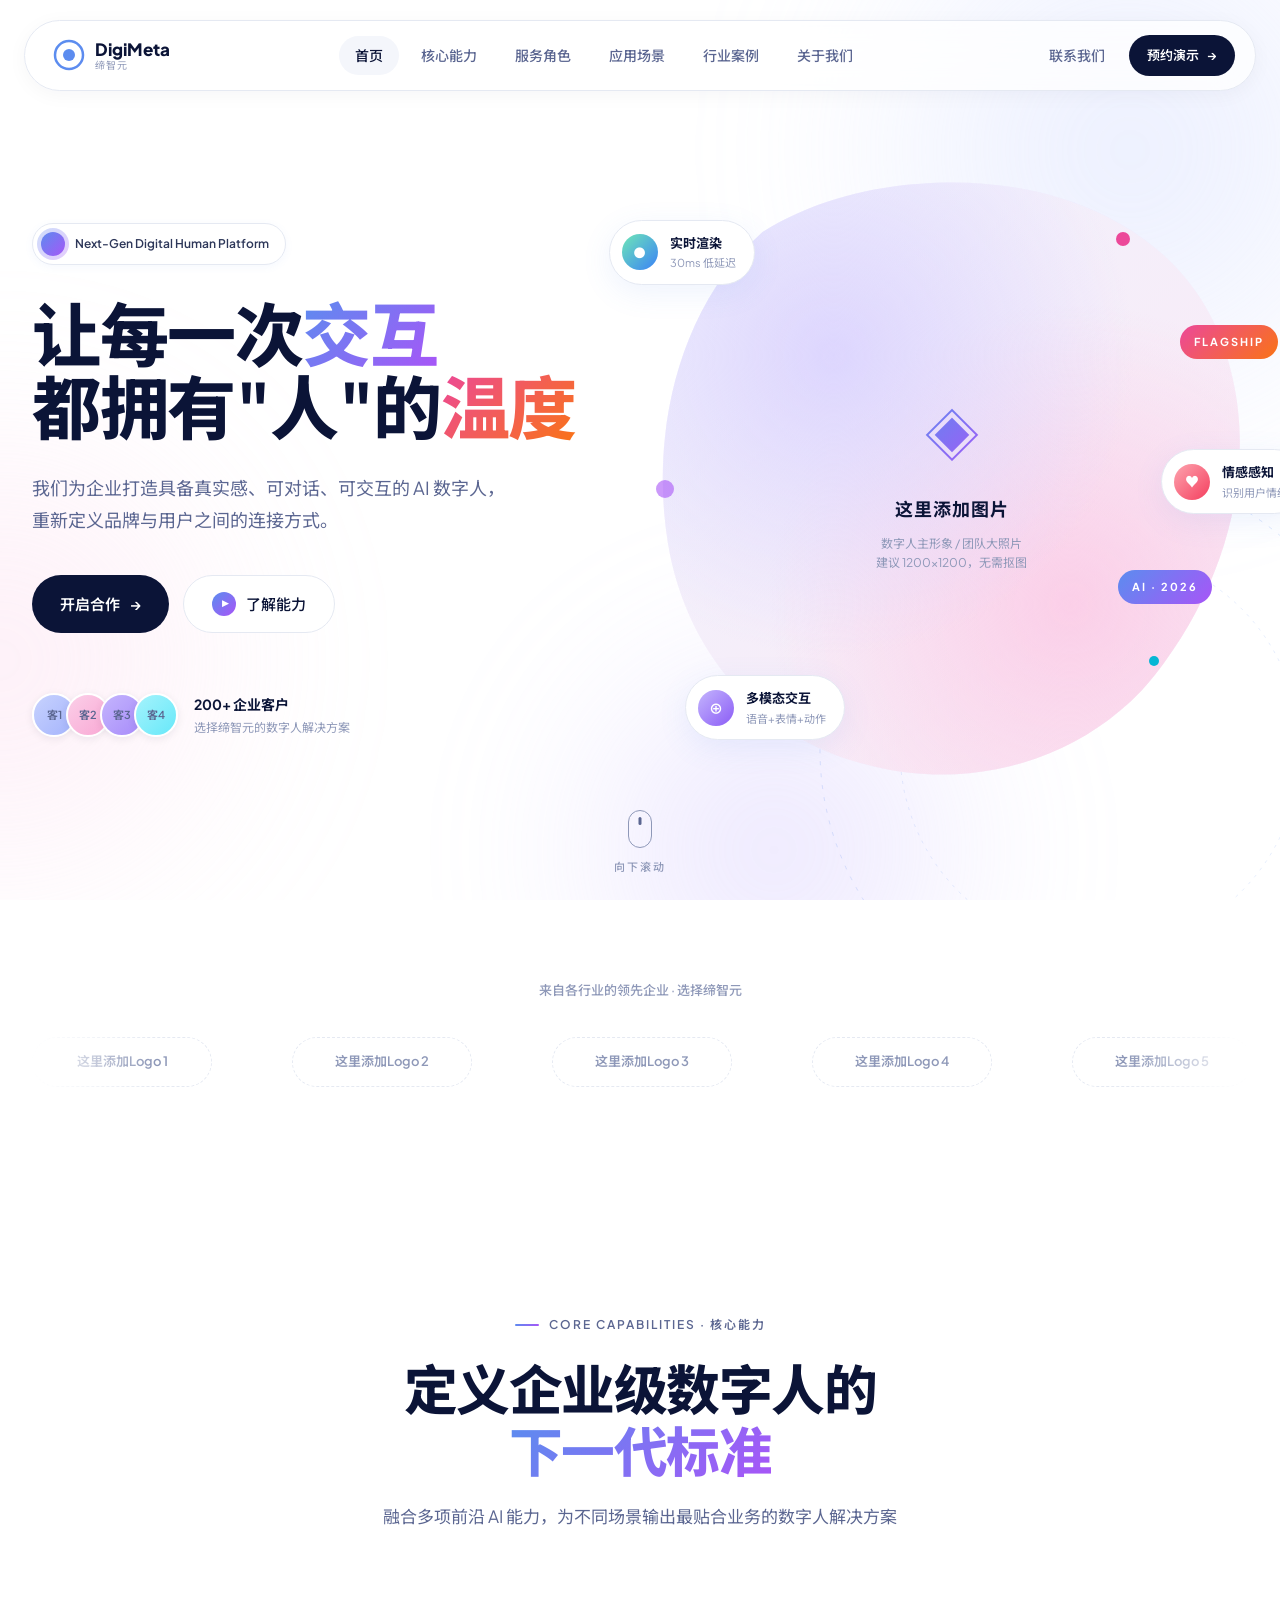
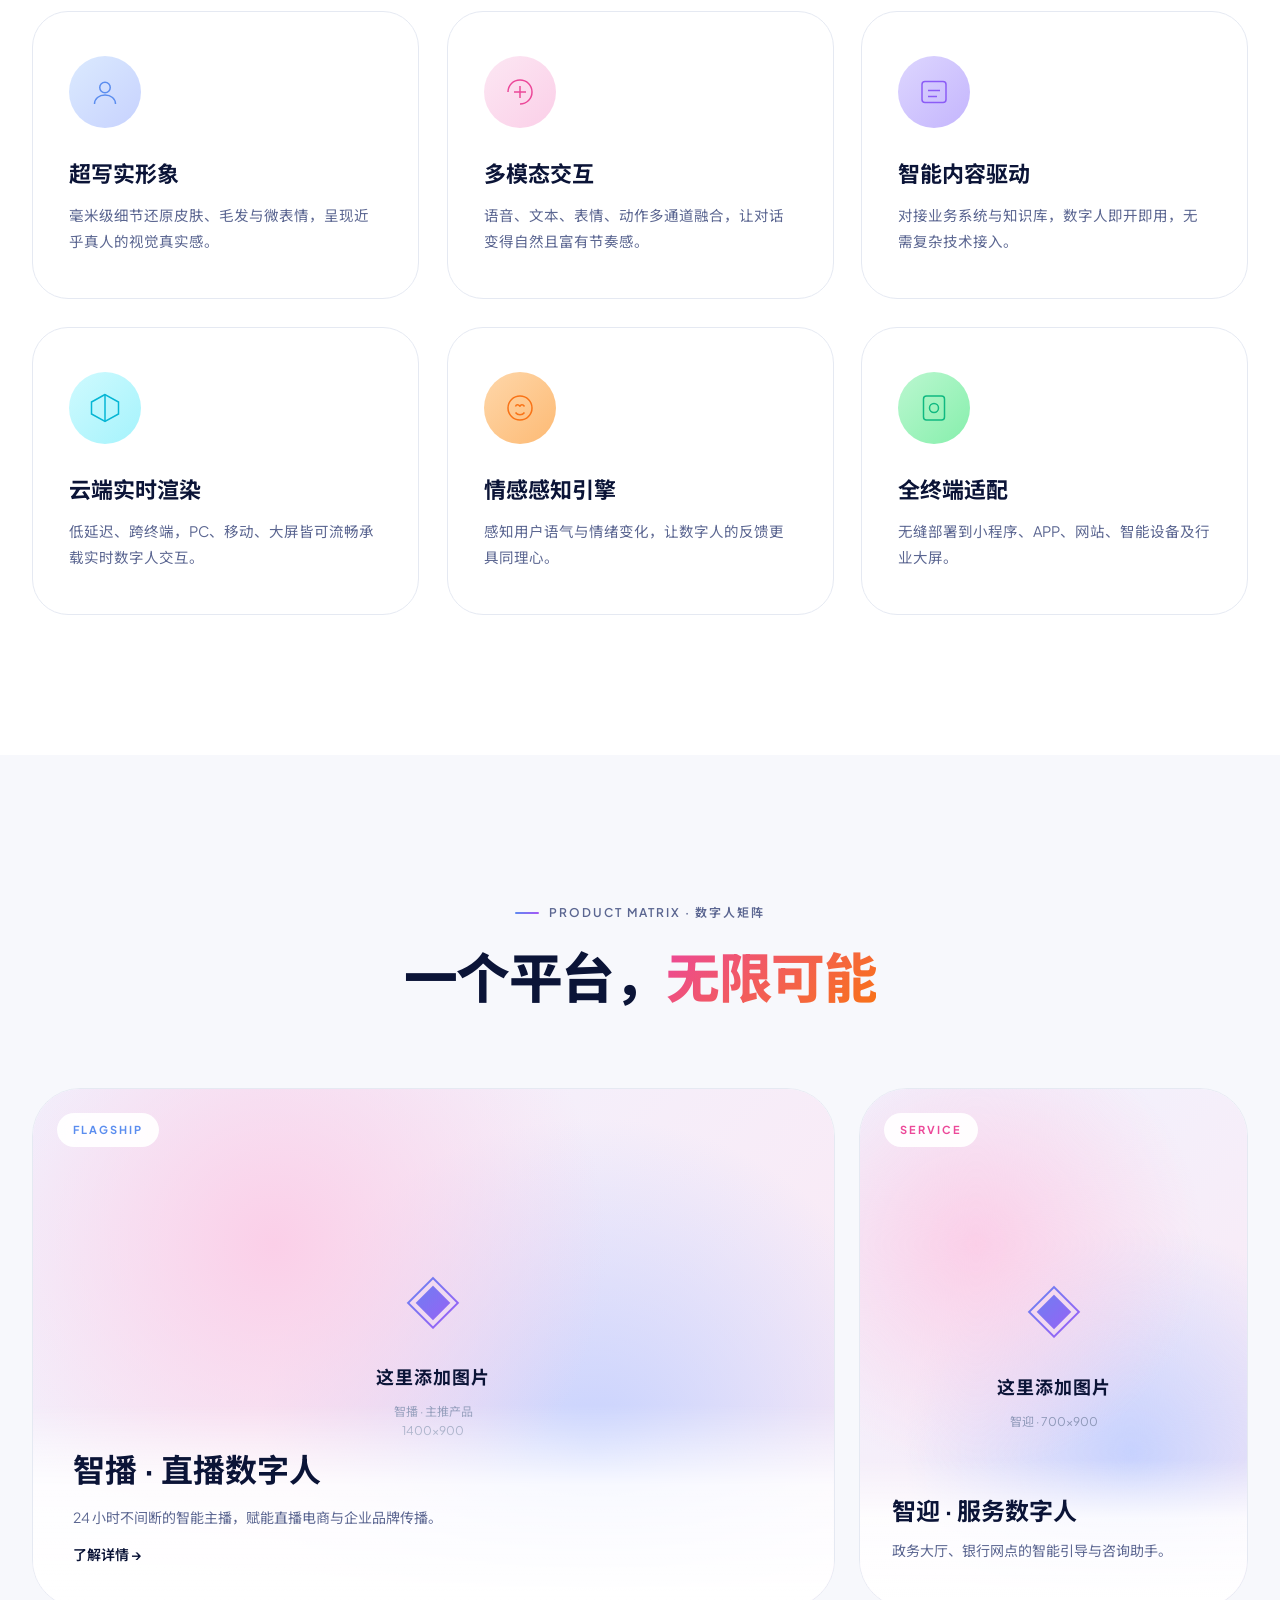
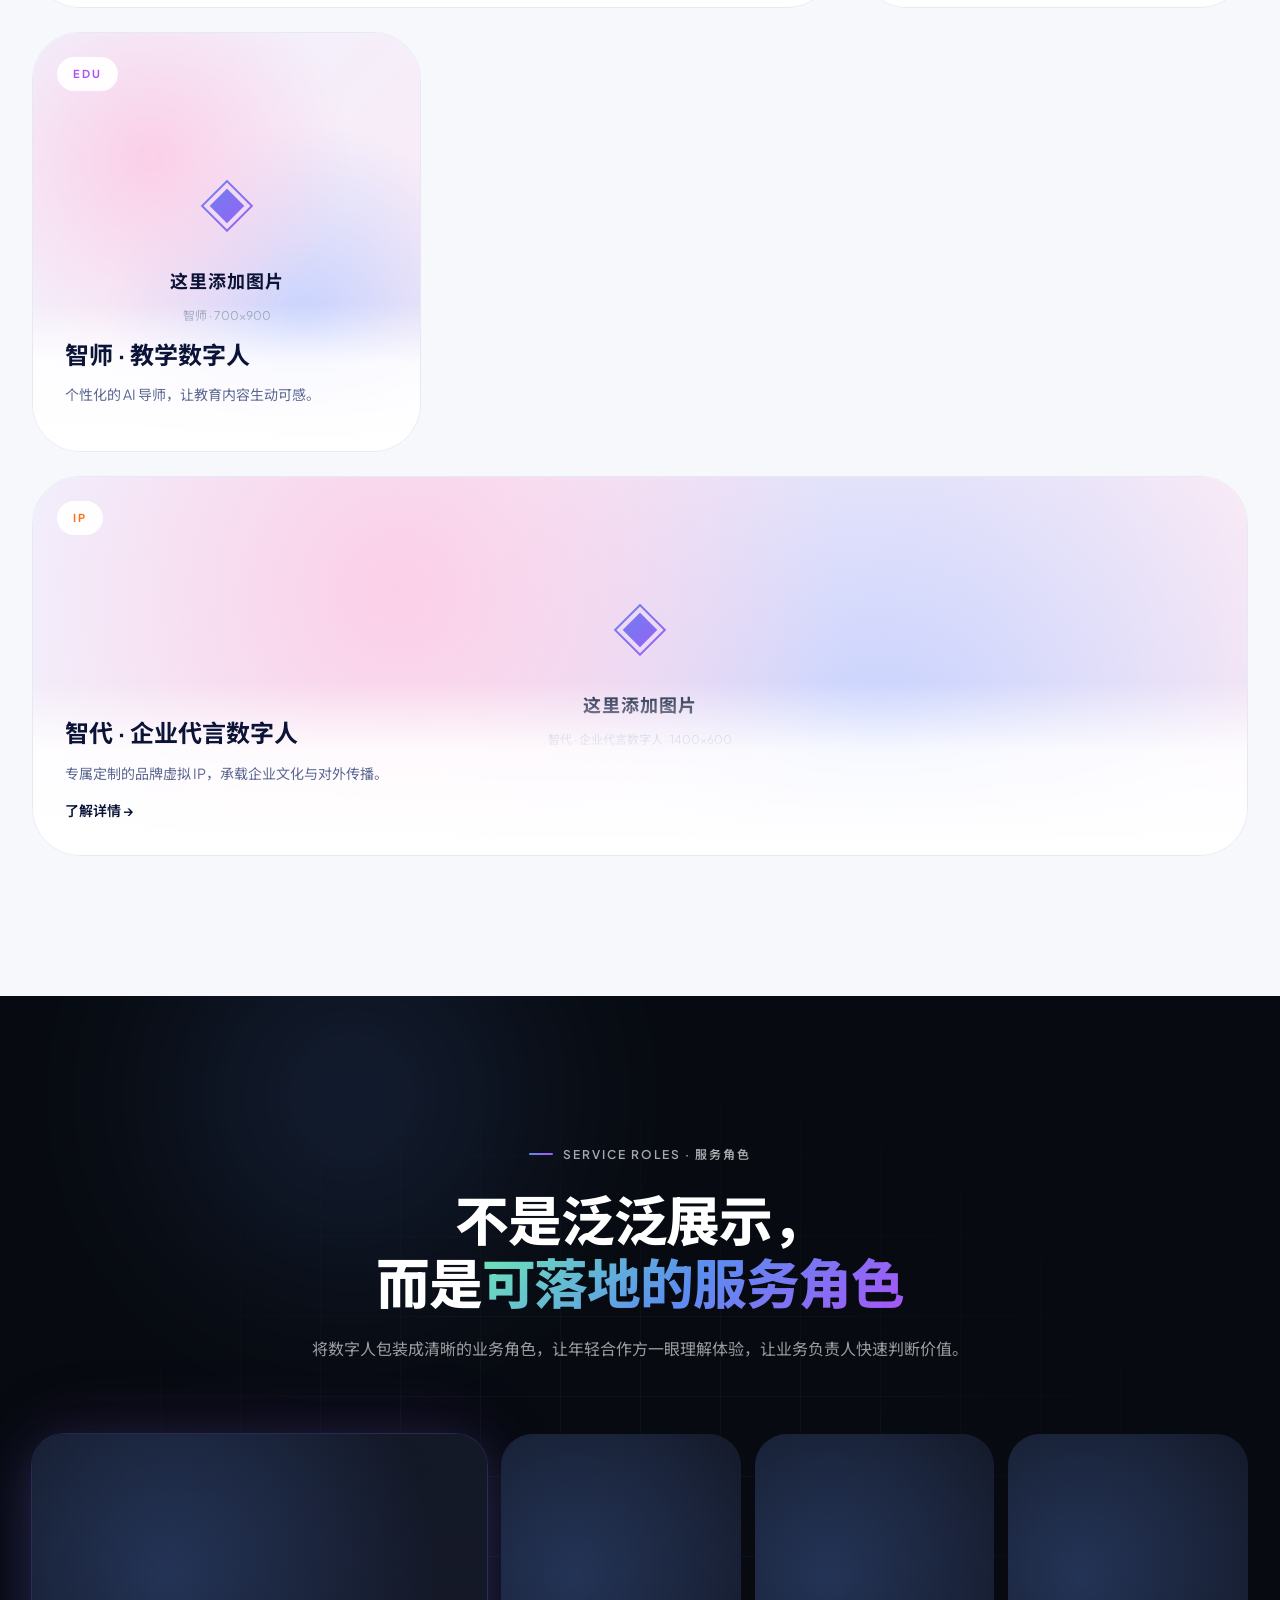
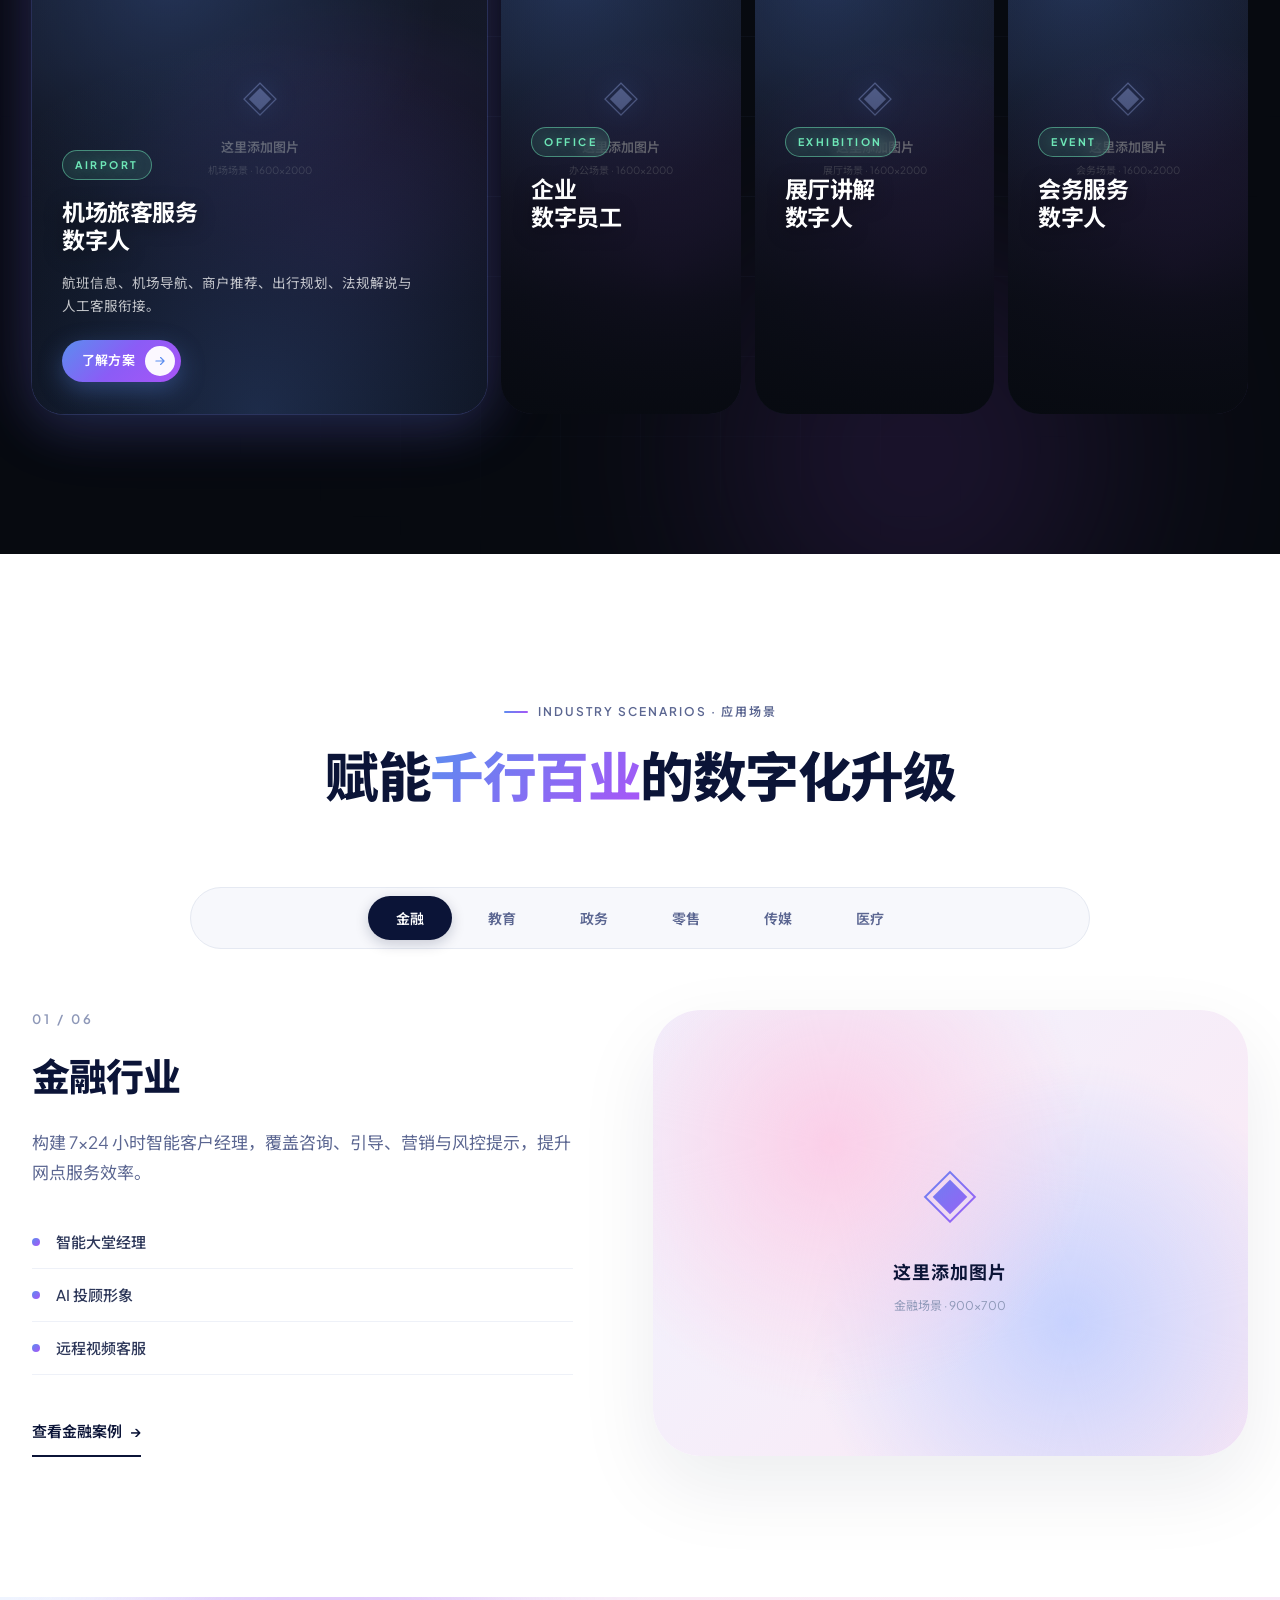
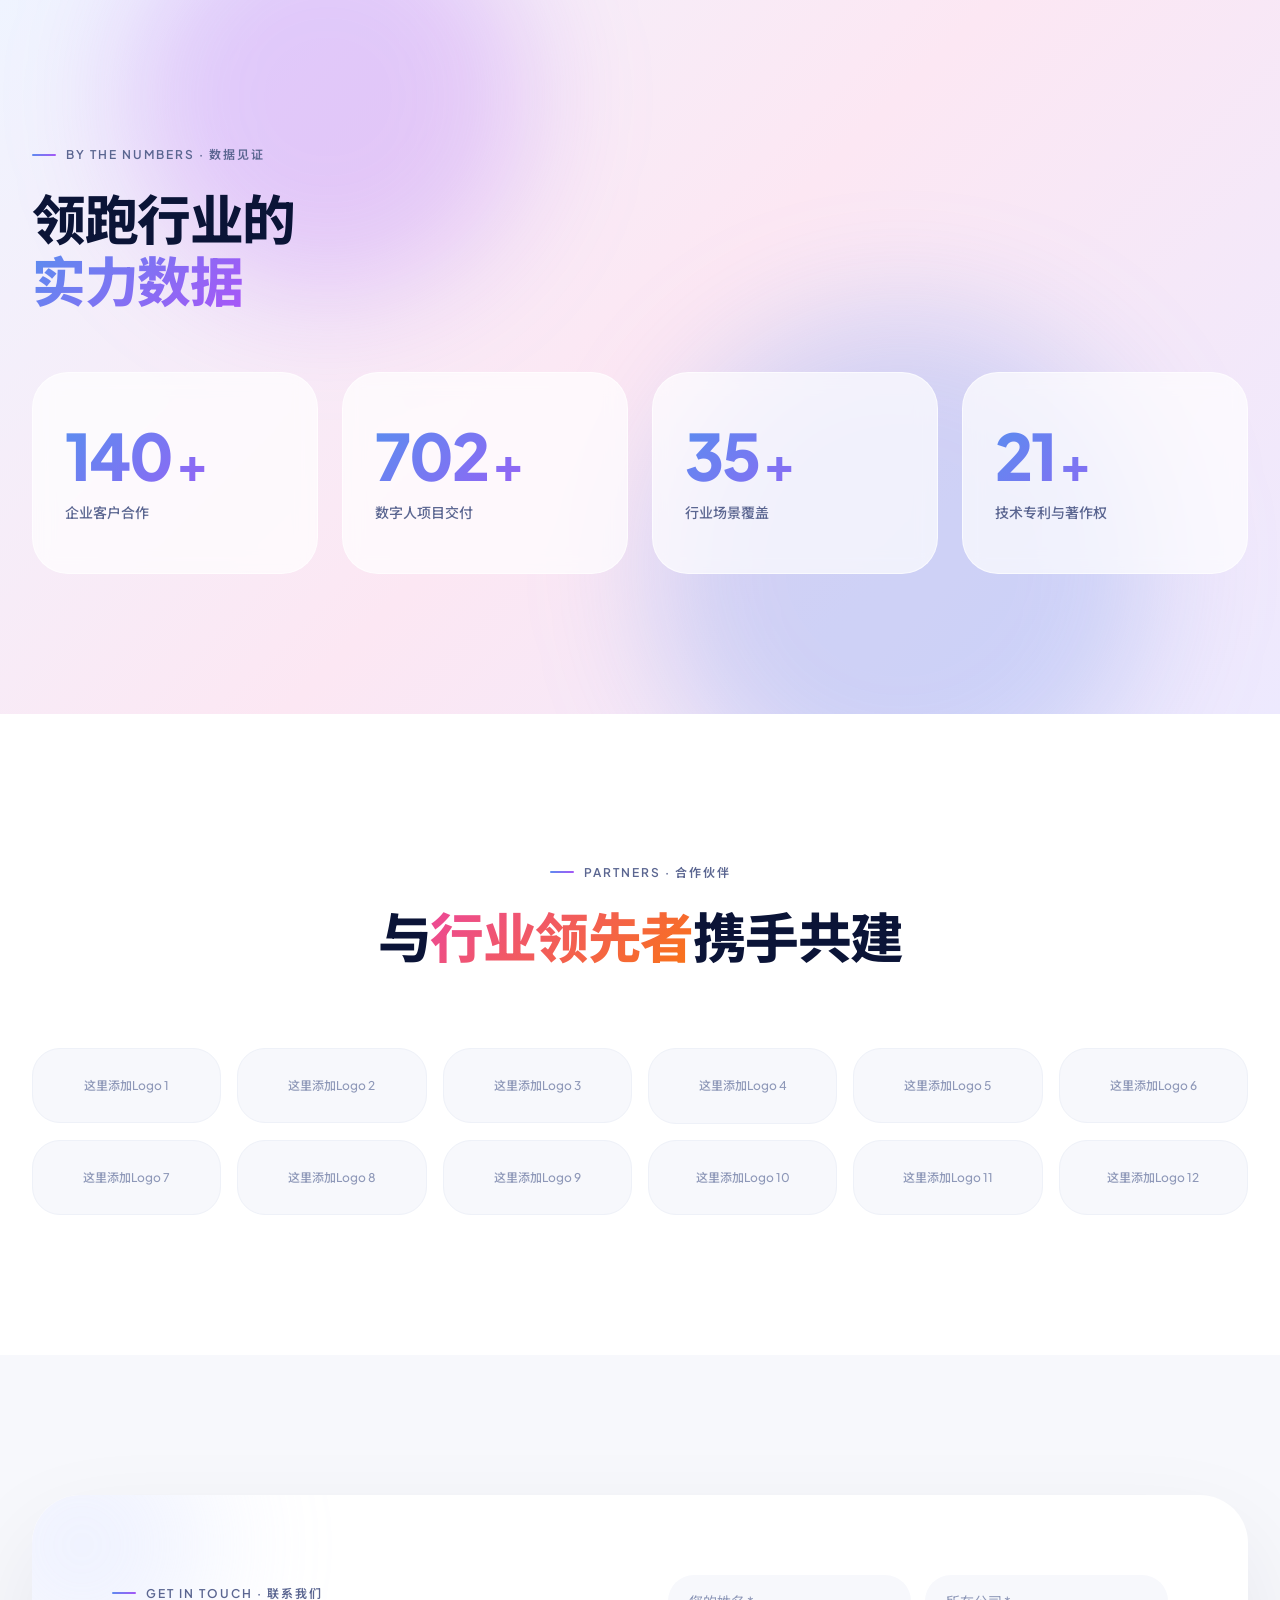
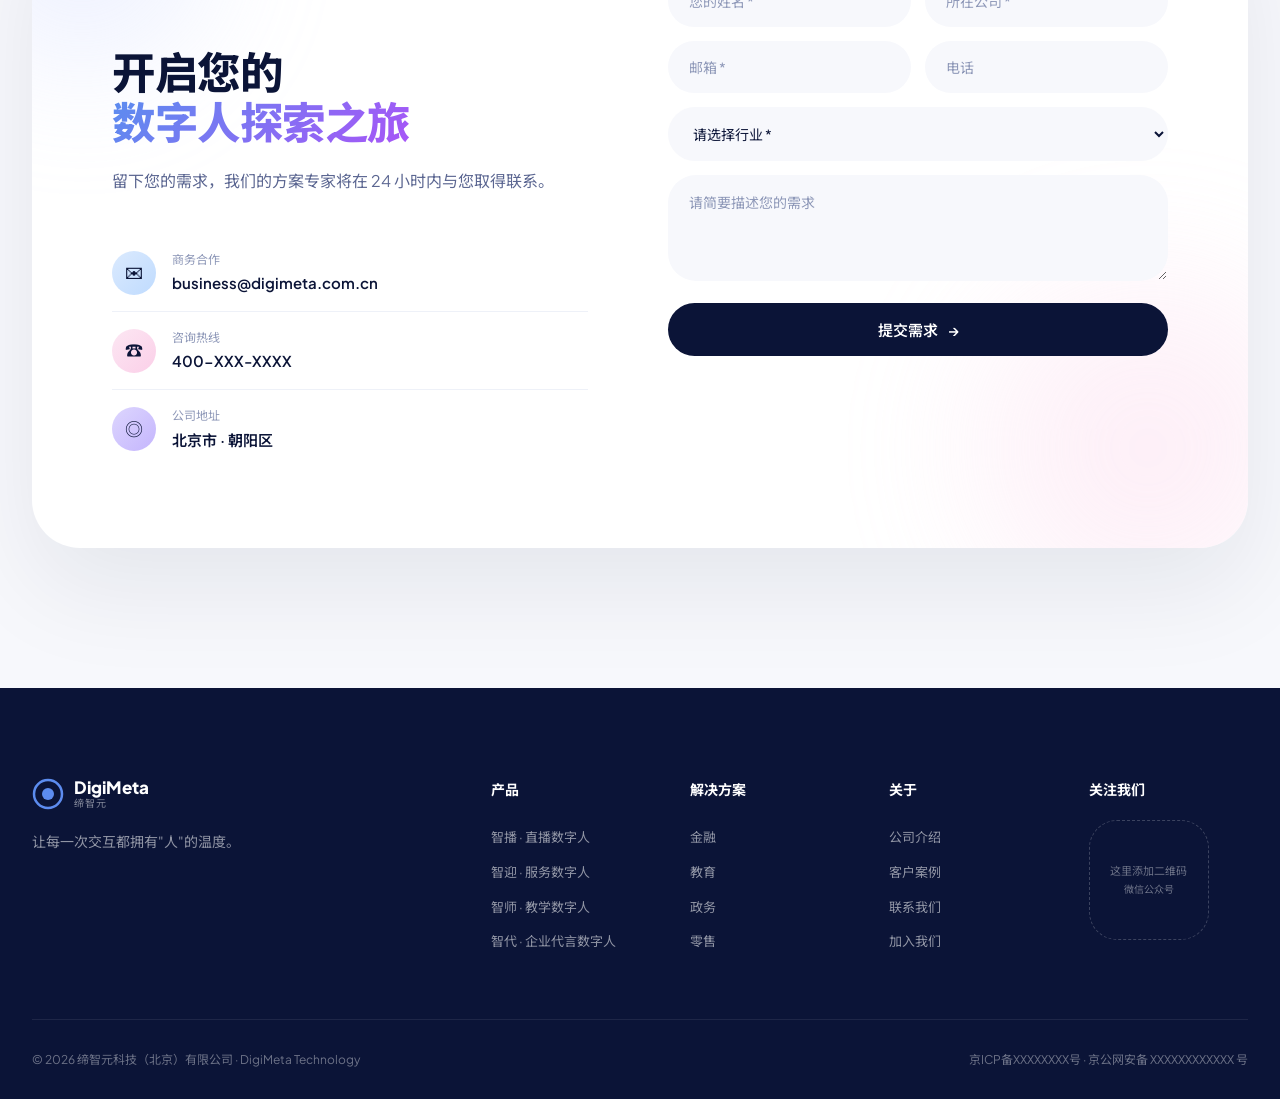
<file: index.html>
<!DOCTYPE html>
<html lang="zh-CN">
<head>
<meta charset="UTF-8" />
<meta name="viewport" content="width=device-width, initial-scale=1.0" />
<title>缔智元科技 DigiMeta · 让每一次交互都拥有"人"的温度</title>
<meta name="description" content="缔智元科技（北京）—— 企业级 AI 数字人解决方案提供商。" />
<link rel="stylesheet" href="styles.css" />
<link href="https://fonts.googleapis.com/css2?family=Plus+Jakarta+Sans:wght@400;500;600;700;800&family=Noto+Sans+SC:wght@300;400;500;600;700;800;900&display=swap" rel="stylesheet" />
</head>
<body>

<!-- ========== 鼠标光晕（保留原生光标） ========== -->
<div class="cursor-aura"></div>

<!-- ========== 浮动装饰 Blob 背景 ========== -->
<div class="bg-blobs">
  <div class="blob blob-1"></div>
  <div class="blob blob-2"></div>
  <div class="blob blob-3"></div>
</div>

<!-- ========== 导航栏 ========== -->
<nav class="navbar" id="navbar">
  <div class="nav-inner">
    <a href="index.html" class="logo">
      <div class="logo-mark">
        <svg viewBox="0 0 32 32" fill="none">
          <circle cx="16" cy="16" r="14" stroke="url(#g1)" stroke-width="2.5"/>
          <circle cx="16" cy="16" r="6" fill="url(#g1)"/>
          <defs>
            <linearGradient id="g1" x1="0" y1="0" x2="32" y2="32">
              <stop offset="0" stop-color="#5b8def"/>
              <stop offset="1" stop-color="#a855f7"/>
            </linearGradient>
          </defs>
        </svg>
      </div>
      <div class="logo-text">
        <span>DigiMeta</span>
        <small>缔智元</small>
      </div>
    </a>
    <ul class="nav-links">
      <li><a href="#hero" class="active">首页</a></li>
      <li><a href="#capabilities">核心能力</a></li>
      <li><a href="#roles">服务角色</a></li>
      <li><a href="#scenarios">应用场景</a></li>
      <li><a href="cases.html">行业案例</a></li>
      <li><a href="about.html">关于我们</a></li>
    </ul>
    <div class="nav-actions">
      <a href="#contact" class="nav-link-secondary">联系我们</a>
      <a href="#contact" class="cta-btn">
        <span>预约演示</span>
        <span class="cta-arrow">→</span>
      </a>
    </div>
  </div>
</nav>

<!-- ========== Hero 首屏 · 大蒙版照片风格 ========== -->
<section class="hero" id="hero">

  <div class="hero-decor">
    <svg class="deco-line" viewBox="0 0 600 600" fill="none">
      <circle cx="300" cy="300" r="280" stroke="url(#lg1)" stroke-width="1" stroke-dasharray="4 8" opacity="0.4"/>
      <circle cx="300" cy="300" r="200" stroke="url(#lg1)" stroke-width="1" stroke-dasharray="3 6" opacity="0.3"/>
      <defs>
        <linearGradient id="lg1" x1="0" y1="0" x2="600" y2="600">
          <stop offset="0" stop-color="#5b8def"/>
          <stop offset="1" stop-color="#ec4899"/>
        </linearGradient>
      </defs>
    </svg>
  </div>

  <div class="hero-inner">

    <!-- 左侧文案 -->
    <div class="hero-text">
      <div class="hero-pill">
        <span class="pill-dot"></span>
        <span>Next-Gen Digital Human Platform</span>
      </div>

      <h1 class="hero-title">
        让每一次<span class="text-grad">交互</span><br/>
        都拥有"人"的<span class="text-grad-2">温度</span>
      </h1>

      <p class="hero-sub">
        我们为企业打造具备真实感、可对话、可交互的 AI 数字人，<br/>
        重新定义品牌与用户之间的连接方式。
      </p>

      <div class="hero-actions">
        <a href="#contact" class="btn-primary">
          <span>开启合作</span>
          <span class="arrow">→</span>
        </a>
        <a href="#capabilities" class="btn-ghost">
          <span class="play-circle">▶</span>
          <span>了解能力</span>
        </a>
      </div>

      <!-- 客户/小信息卡 -->
      <div class="hero-meta">
        <div class="meta-avatars">
          <!-- 这里添加图片：客户头像 ×4，建议 80×80 圆形 -->
          <div class="avatar">客1</div>
          <div class="avatar">客2</div>
          <div class="avatar">客3</div>
          <div class="avatar">客4</div>
        </div>
        <div class="meta-text">
          <strong>200+ 企业客户</strong>
          <span>选择缔智元的数字人解决方案</span>
        </div>
      </div>
    </div>

    <!-- 右侧：Blob 蒙版大照片 + 漂浮元素 -->
    <div class="hero-visual">

      <!-- 主蒙版大照片区域 -->
      <div class="blob-photo-wrap">
        <!-- SVG blob 蒙版 -->
        <svg width="0" height="0" style="position:absolute">
          <defs>
            <clipPath id="blob-mask" clipPathUnits="objectBoundingBox">
              <path d="M0.5,0.02 C0.72,0.02 0.92,0.12 0.97,0.32 C1.02,0.5 0.95,0.7 0.82,0.84 C0.7,0.96 0.52,1 0.36,0.96 C0.18,0.92 0.05,0.78 0.02,0.6 C-0.01,0.42 0.04,0.22 0.18,0.1 C0.28,0.04 0.4,0.02 0.5,0.02 Z"/>
            </clipPath>
          </defs>
        </svg>

        <div class="blob-photo">
          <!-- 这里添加图片：Hero 主形象大照片（建议为人物/数字人形象，1200×1200，将被蒙版裁切为有机形状） -->
          <div class="photo-placeholder">
            <div class="ph-circle">
              <span class="ph-icon">◈</span>
              <span class="ph-title">这里添加图片</span>
              <span class="ph-hint">数字人主形象 / 团队大照片<br/>建议 1200×1200，无需抠图</span>
            </div>
          </div>
          <div class="photo-glow"></div>
        </div>

        <!-- 漂浮信息卡片 ×4 -->
        <div class="float-card card-1">
          <div class="fc-icon" style="background: linear-gradient(135deg, #6ee7b7, #3b82f6)">●</div>
          <div class="fc-text">
            <strong>实时渲染</strong>
            <span>30ms 低延迟</span>
          </div>
        </div>

        <div class="float-card card-2">
          <div class="fc-icon" style="background: linear-gradient(135deg, #fda4af, #f43f5e)">♥</div>
          <div class="fc-text">
            <strong>情感感知</strong>
            <span>识别用户情绪</span>
          </div>
        </div>

        <div class="float-card card-3">
          <div class="fc-icon" style="background: linear-gradient(135deg, #c4b5fd, #8b5cf6)">⊕</div>
          <div class="fc-text">
            <strong>多模态交互</strong>
            <span>语音+表情+动作</span>
          </div>
        </div>

        <div class="float-tag tag-1">FLAGSHIP</div>
        <div class="float-tag tag-2">AI · 2026</div>

        <!-- 装饰小球 -->
        <div class="orbit-dot dot-a"></div>
        <div class="orbit-dot dot-b"></div>
        <div class="orbit-dot dot-c"></div>
      </div>
    </div>
  </div>

  <!-- 滚动提示 -->
  <div class="scroll-hint">
    <div class="mouse-ico">
      <span class="wheel"></span>
    </div>
    <span>向下滚动</span>
  </div>
</section>

<!-- ========== 客户Logo 滚动 ========== -->
<section class="trust">
  <p class="trust-label">来自各行业的领先企业 · 选择缔智元</p>
  <div class="logo-marquee">
    <div class="logo-track">
      <!-- 这里添加图片：客户Logo ×8（建议深灰色单色版本 PNG，统一高度 36px） -->
      <div class="client-logo">这里添加Logo 1</div>
      <div class="client-logo">这里添加Logo 2</div>
      <div class="client-logo">这里添加Logo 3</div>
      <div class="client-logo">这里添加Logo 4</div>
      <div class="client-logo">这里添加Logo 5</div>
      <div class="client-logo">这里添加Logo 6</div>
      <div class="client-logo">这里添加Logo 7</div>
      <div class="client-logo">这里添加Logo 8</div>
      <!-- 副本 -->
      <div class="client-logo">这里添加Logo 1</div>
      <div class="client-logo">这里添加Logo 2</div>
      <div class="client-logo">这里添加Logo 3</div>
      <div class="client-logo">这里添加Logo 4</div>
    </div>
  </div>
</section>

<!-- ========== 核心能力 ========== -->
<section class="capabilities" id="capabilities">

  <div class="section-head reveal">
    <span class="eyebrow">
      <span class="eyebrow-line"></span>
      CORE CAPABILITIES · 核心能力
    </span>
    <h2>定义企业级数字人的<br/><span class="text-grad">下一代标准</span></h2>
    <p class="section-sub">融合多项前沿 AI 能力，为不同场景输出最贴合业务的数字人解决方案</p>
  </div>

  <div class="cap-grid">
    <div class="cap-card reveal">
      <div class="cap-circle" style="background: linear-gradient(135deg, #dbeafe, #c7d2fe)">
        <svg viewBox="0 0 48 48" fill="none" stroke="#5b8def" stroke-width="2"><circle cx="24" cy="18" r="7"/><path d="M10 40c0-7 6-12 14-12s14 5 14 12"/></svg>
      </div>
      <h3>超写实形象</h3>
      <p>毫米级细节还原皮肤、毛发与微表情，呈现近乎真人的视觉真实感。</p>
    </div>

    <div class="cap-card reveal">
      <div class="cap-circle" style="background: linear-gradient(135deg, #fce7f3, #fbcfe8)">
        <svg viewBox="0 0 48 48" fill="none" stroke="#ec4899" stroke-width="2"><path d="M8 24c0-9 7-16 16-16s16 7 16 16-7 16-16 16"/><path d="M16 24h16M24 16v16"/></svg>
      </div>
      <h3>多模态交互</h3>
      <p>语音、文本、表情、动作多通道融合，让对话变得自然且富有节奏感。</p>
    </div>

    <div class="cap-card reveal">
      <div class="cap-circle" style="background: linear-gradient(135deg, #ddd6fe, #c4b5fd)">
        <svg viewBox="0 0 48 48" fill="none" stroke="#8b5cf6" stroke-width="2"><rect x="8" y="10" width="32" height="28" rx="4"/><path d="M16 22h16M16 30h12"/></svg>
      </div>
      <h3>智能内容驱动</h3>
      <p>对接业务系统与知识库，数字人即开即用，无需复杂技术接入。</p>
    </div>

    <div class="cap-card reveal">
      <div class="cap-circle" style="background: linear-gradient(135deg, #cffafe, #a5f3fc)">
        <svg viewBox="0 0 48 48" fill="none" stroke="#06b6d4" stroke-width="2"><path d="M24 6L6 16v16l18 10 18-10V16z"/><path d="M24 6v36"/></svg>
      </div>
      <h3>云端实时渲染</h3>
      <p>低延迟、跨终端，PC、移动、大屏皆可流畅承载实时数字人交互。</p>
    </div>

    <div class="cap-card reveal">
      <div class="cap-circle" style="background: linear-gradient(135deg, #fed7aa, #fdba74)">
        <svg viewBox="0 0 48 48" fill="none" stroke="#f97316" stroke-width="2"><circle cx="24" cy="24" r="16"/><path d="M18 22c1-3 4-3 6 0M24 22c1-3 4-3 6 0M18 30c3 4 9 4 12 0"/></svg>
      </div>
      <h3>情感感知引擎</h3>
      <p>感知用户语气与情绪变化，让数字人的反馈更具同理心。</p>
    </div>

    <div class="cap-card reveal">
      <div class="cap-circle" style="background: linear-gradient(135deg, #bbf7d0, #86efac)">
        <svg viewBox="0 0 48 48" fill="none" stroke="#10b981" stroke-width="2"><rect x="10" y="8" width="28" height="32" rx="4"/><circle cx="24" cy="24" r="6"/></svg>
      </div>
      <h3>全终端适配</h3>
      <p>无缝部署到小程序、APP、网站、智能设备及行业大屏。</p>
    </div>
  </div>
</section>

<!-- ========== 数字人产品矩阵 ========== -->
<section class="showcase" id="showcase">
  <div class="section-head reveal">
    <span class="eyebrow">
      <span class="eyebrow-line"></span>
      PRODUCT MATRIX · 数字人矩阵
    </span>
    <h2>一个平台，<span class="text-grad-2">无限可能</span></h2>
  </div>

  <div class="showcase-grid">

    <!-- 大卡片：直播数字人 -->
    <article class="show-card big reveal">
      <div class="show-mask">
        <!-- 这里添加图片：智播数字人主形象，建议 1400×900 -->
        <div class="img-ph">
          <span class="ph-circle">
            <span class="ph-icon">◈</span>
            <span class="ph-title">这里添加图片</span>
            <span class="ph-hint">智播 · 主推产品<br/>1400×900</span>
          </span>
        </div>
        <div class="show-tag">FLAGSHIP</div>
        <div class="show-info-overlay">
          <h3>智播 · 直播数字人</h3>
          <p>24 小时不间断的智能主播，赋能直播电商与企业品牌传播。</p>
          <a href="#contact" class="card-link">了解详情 →</a>
        </div>
      </div>
    </article>

    <!-- 服务数字人 -->
    <article class="show-card reveal">
      <div class="show-mask">
        <!-- 这里添加图片：智迎服务数字人，建议 700×900 -->
        <div class="img-ph">
          <span class="ph-circle">
            <span class="ph-icon">◈</span>
            <span class="ph-title">这里添加图片</span>
            <span class="ph-hint">智迎 · 700×900</span>
          </span>
        </div>
        <div class="show-tag tag-pink">SERVICE</div>
        <div class="show-info-overlay">
          <h3>智迎 · 服务数字人</h3>
          <p>政务大厅、银行网点的智能引导与咨询助手。</p>
        </div>
      </div>
    </article>

    <!-- 教学数字人 -->
    <article class="show-card reveal">
      <div class="show-mask">
        <!-- 这里添加图片：智师教学数字人，建议 700×900 -->
        <div class="img-ph">
          <span class="ph-circle">
            <span class="ph-icon">◈</span>
            <span class="ph-title">这里添加图片</span>
            <span class="ph-hint">智师 · 700×900</span>
          </span>
        </div>
        <div class="show-tag tag-purple">EDU</div>
        <div class="show-info-overlay">
          <h3>智师 · 教学数字人</h3>
          <p>个性化的 AI 导师，让教育内容生动可感。</p>
        </div>
      </div>
    </article>

    <!-- 企业代言数字人（横向大卡） -->
    <article class="show-card wide reveal">
      <div class="show-mask">
        <!-- 这里添加图片：智代企业IP数字人，建议 1400×600 -->
        <div class="img-ph">
          <span class="ph-circle">
            <span class="ph-icon">◈</span>
            <span class="ph-title">这里添加图片</span>
            <span class="ph-hint">智代 · 企业代言数字人 · 1400×600</span>
          </span>
        </div>
        <div class="show-tag tag-orange">IP</div>
        <div class="show-info-overlay">
          <h3>智代 · 企业代言数字人</h3>
          <p>专属定制的品牌虚拟 IP，承载企业文化与对外传播。</p>
          <a href="#contact" class="card-link">了解详情 →</a>
        </div>
      </div>
    </article>

  </div>
</section>

<!-- ========== 服务角色 · 横向联动伸缩卡片组（深色科技风） ========== -->
<section class="roles" id="roles">
  <div class="roles-bg-decor">
    <div class="rdecor rdecor-1"></div>
    <div class="rdecor rdecor-2"></div>
    <div class="rdecor-grid"></div>
  </div>

  <div class="roles-head reveal">
    <span class="roles-eyebrow">
      <span class="re-line"></span>
      SERVICE ROLES · 服务角色
    </span>
    <h2 class="roles-title">
      不是泛泛展示，<br/>
      而是<span class="roles-grad">可落地的服务角色</span>
    </h2>
    <p class="roles-sub">
      将数字人包装成清晰的业务角色，让年轻合作方一眼理解体验，让业务负责人快速判断价值。
    </p>
  </div>

  <div class="roles-track reveal" role="list">

    <!-- 卡片 1: AIRPORT（默认展开） -->
    <article class="role-card active" data-role="airport" role="listitem" tabindex="0">
      <div class="role-bg">
        <!-- 这里添加图片：机场场景大图（建议数字人/航站楼/旅客场景，1600×2000，深色调） -->
        <div class="role-img-ph">
          <span class="role-ph-mark">◈</span>
          <span class="role-ph-text">这里添加图片<br/><small>机场场景 · 1600×2000</small></span>
        </div>
      </div>
      <div class="role-overlay"></div>
      <div class="role-glow"></div>

      <div class="role-content">
        <span class="role-tag">AIRPORT</span>
        <h3 class="role-title-text">机场旅客服务<br/>数字人</h3>
        <div class="role-extra">
          <p class="role-desc">航班信息、机场导航、商户推荐、出行规划、法规解说与人工客服衔接。</p>
          <a href="#contact" class="role-cta">
            <span>了解方案</span>
            <span class="role-cta-arrow">
              <svg width="14" height="14" viewBox="0 0 24 24" fill="none"><path d="M5 12h14M13 6l6 6-6 6" stroke="currentColor" stroke-width="2" stroke-linecap="round" stroke-linejoin="round"/></svg>
            </span>
          </a>
        </div>
      </div>
    </article>

    <!-- 卡片 2: OFFICE -->
    <article class="role-card" data-role="office" role="listitem" tabindex="0">
      <div class="role-bg">
        <!-- 这里添加图片：企业办公/前台场景大图（建议 1600×2000，深色调） -->
        <div class="role-img-ph">
          <span class="role-ph-mark">◈</span>
          <span class="role-ph-text">这里添加图片<br/><small>办公场景 · 1600×2000</small></span>
        </div>
      </div>
      <div class="role-overlay"></div>
      <div class="role-glow"></div>

      <div class="role-content">
        <span class="role-tag">OFFICE</span>
        <h3 class="role-title-text">企业<br/>数字员工</h3>
        <div class="role-extra">
          <p class="role-desc">公司前台、访客接待、行政助理、智能办公、安防管理与空间服务。</p>
          <a href="#contact" class="role-cta">
            <span>了解方案</span>
            <span class="role-cta-arrow">
              <svg width="14" height="14" viewBox="0 0 24 24" fill="none"><path d="M5 12h14M13 6l6 6-6 6" stroke="currentColor" stroke-width="2" stroke-linecap="round" stroke-linejoin="round"/></svg>
            </span>
          </a>
        </div>
      </div>
    </article>

    <!-- 卡片 3: EXHIBITION -->
    <article class="role-card" data-role="exhibition" role="listitem" tabindex="0">
      <div class="role-bg">
        <!-- 这里添加图片：展厅/博物馆场景大图（建议 1600×2000，深色调） -->
        <div class="role-img-ph">
          <span class="role-ph-mark">◈</span>
          <span class="role-ph-text">这里添加图片<br/><small>展厅场景 · 1600×2000</small></span>
        </div>
      </div>
      <div class="role-overlay"></div>
      <div class="role-glow"></div>

      <div class="role-content">
        <span class="role-tag">EXHIBITION</span>
        <h3 class="role-title-text">展厅讲解<br/>数字人</h3>
        <div class="role-extra">
          <p class="role-desc">展厅讲解引导、品牌故事表达、大模型智能问答和展项 IoT 联动。</p>
          <a href="#contact" class="role-cta">
            <span>了解方案</span>
            <span class="role-cta-arrow">
              <svg width="14" height="14" viewBox="0 0 24 24" fill="none"><path d="M5 12h14M13 6l6 6-6 6" stroke="currentColor" stroke-width="2" stroke-linecap="round" stroke-linejoin="round"/></svg>
            </span>
          </a>
        </div>
      </div>
    </article>

    <!-- 卡片 4: EVENT -->
    <article class="role-card" data-role="event" role="listitem" tabindex="0">
      <div class="role-bg">
        <!-- 这里添加图片：会场/活动场景大图（建议 1600×2000，深色调） -->
        <div class="role-img-ph">
          <span class="role-ph-mark">◈</span>
          <span class="role-ph-text">这里添加图片<br/><small>会务场景 · 1600×2000</small></span>
        </div>
      </div>
      <div class="role-overlay"></div>
      <div class="role-glow"></div>

      <div class="role-content">
        <span class="role-tag">EVENT</span>
        <h3 class="role-title-text">会务服务<br/>数字人</h3>
        <div class="role-extra">
          <p class="role-desc">签到咨询、日程提醒、多语言引导、嘉宾服务和现场信息分发。</p>
          <a href="#contact" class="role-cta">
            <span>了解方案</span>
            <span class="role-cta-arrow">
              <svg width="14" height="14" viewBox="0 0 24 24" fill="none"><path d="M5 12h14M13 6l6 6-6 6" stroke="currentColor" stroke-width="2" stroke-linecap="round" stroke-linejoin="round"/></svg>
            </span>
          </a>
        </div>
      </div>
    </article>

  </div>
</section>

<!-- ========== 应用场景 ========== -->
<section class="scenarios" id="scenarios">
  <div class="section-head reveal">
    <span class="eyebrow">
      <span class="eyebrow-line"></span>
      INDUSTRY SCENARIOS · 应用场景
    </span>
    <h2>赋能<span class="text-grad">千行百业</span>的数字化升级</h2>
  </div>

  <div class="scen-tabs reveal">
    <button class="tab-btn active" data-tab="finance">金融</button>
    <button class="tab-btn" data-tab="edu">教育</button>
    <button class="tab-btn" data-tab="gov">政务</button>
    <button class="tab-btn" data-tab="retail">零售</button>
    <button class="tab-btn" data-tab="media">传媒</button>
    <button class="tab-btn" data-tab="health">医疗</button>
  </div>

  <div class="scen-content reveal">

    <div class="scen-panel active" data-panel="finance">
      <div class="scen-text">
        <span class="scen-num">01 / 06</span>
        <h3>金融行业</h3>
        <p>构建 7×24 小时智能客户经理，覆盖咨询、引导、营销与风控提示，提升网点服务效率。</p>
        <ul class="scen-list">
          <li>智能大堂经理</li>
          <li>AI 投顾形象</li>
          <li>远程视频客服</li>
        </ul>
        <a href="cases.html" class="link-arrow">查看金融案例 <span>→</span></a>
      </div>
      <div class="scen-img">
        <!-- 这里添加图片：金融场景应用图，建议 900×700 -->
        <div class="img-ph rounded">
          <span class="ph-circle">
            <span class="ph-icon">◈</span>
            <span class="ph-title">这里添加图片</span>
            <span class="ph-hint">金融场景 · 900×700</span>
          </span>
        </div>
      </div>
    </div>

    <div class="scen-panel" data-panel="edu">
      <div class="scen-text">
        <span class="scen-num">02 / 06</span>
        <h3>教育行业</h3>
        <p>打造个性化 AI 教学伙伴，让学习内容更生动、互动更深入。</p>
        <ul class="scen-list">
          <li>数字教师</li>
          <li>语言陪练数字人</li>
          <li>智慧课堂助手</li>
        </ul>
        <a href="cases.html" class="link-arrow">查看教育案例 <span>→</span></a>
      </div>
      <div class="scen-img">
        <!-- 这里添加图片：教育场景图，建议 900×700 -->
        <div class="img-ph rounded">
          <span class="ph-circle">
            <span class="ph-icon">◈</span>
            <span class="ph-title">这里添加图片</span>
            <span class="ph-hint">教育场景 · 900×700</span>
          </span>
        </div>
      </div>
    </div>

    <div class="scen-panel" data-panel="gov">
      <div class="scen-text">
        <span class="scen-num">03 / 06</span>
        <h3>政务行业</h3>
        <p>面向政务大厅与公共服务平台的智能引导、政策解读与办事辅助。</p>
        <ul class="scen-list">
          <li>政务智能引导</li>
          <li>政策解读数字人</li>
          <li>智慧城市形象</li>
        </ul>
        <a href="cases.html" class="link-arrow">查看政务案例 <span>→</span></a>
      </div>
      <div class="scen-img">
        <!-- 这里添加图片：政务场景图，建议 900×700 -->
        <div class="img-ph rounded">
          <span class="ph-circle">
            <span class="ph-icon">◈</span>
            <span class="ph-title">这里添加图片</span>
            <span class="ph-hint">政务场景 · 900×700</span>
          </span>
        </div>
      </div>
    </div>

    <div class="scen-panel" data-panel="retail">
      <div class="scen-text">
        <span class="scen-num">04 / 06</span>
        <h3>零售行业</h3>
        <p>直播电商、品牌推广、门店导购，让数字人成为最高效的销售伙伴。</p>
        <ul class="scen-list">
          <li>24h 智能主播</li>
          <li>数字导购员</li>
          <li>品牌虚拟代言人</li>
        </ul>
        <a href="cases.html" class="link-arrow">查看零售案例 <span>→</span></a>
      </div>
      <div class="scen-img">
        <!-- 这里添加图片：零售场景图，建议 900×700 -->
        <div class="img-ph rounded">
          <span class="ph-circle">
            <span class="ph-icon">◈</span>
            <span class="ph-title">这里添加图片</span>
            <span class="ph-hint">零售场景 · 900×700</span>
          </span>
        </div>
      </div>
    </div>

    <div class="scen-panel" data-panel="media">
      <div class="scen-text">
        <span class="scen-num">05 / 06</span>
        <h3>传媒行业</h3>
        <p>AI 主持人、虚拟记者、新闻播报，重构内容生产与传播链路。</p>
        <ul class="scen-list">
          <li>AI 新闻主播</li>
          <li>短视频内容生成</li>
          <li>多语种播报</li>
        </ul>
        <a href="cases.html" class="link-arrow">查看传媒案例 <span>→</span></a>
      </div>
      <div class="scen-img">
        <!-- 这里添加图片：传媒场景图，建议 900×700 -->
        <div class="img-ph rounded">
          <span class="ph-circle">
            <span class="ph-icon">◈</span>
            <span class="ph-title">这里添加图片</span>
            <span class="ph-hint">传媒场景 · 900×700</span>
          </span>
        </div>
      </div>
    </div>

    <div class="scen-panel" data-panel="health">
      <div class="scen-text">
        <span class="scen-num">06 / 06</span>
        <h3>医疗行业</h3>
        <p>健康咨询、就诊导引、心理陪伴，温度与专业兼备的健康数字人。</p>
        <ul class="scen-list">
          <li>智能导诊数字人</li>
          <li>健康宣教助手</li>
          <li>AI 心理陪伴</li>
        </ul>
        <a href="cases.html" class="link-arrow">查看医疗案例 <span>→</span></a>
      </div>
      <div class="scen-img">
        <!-- 这里添加图片：医疗场景图，建议 900×700 -->
        <div class="img-ph rounded">
          <span class="ph-circle">
            <span class="ph-icon">◈</span>
            <span class="ph-title">这里添加图片</span>
            <span class="ph-hint">医疗场景 · 900×700</span>
          </span>
        </div>
      </div>
    </div>

  </div>
</section>

<!-- ========== 数据成就 · 浅色卡片 ========== -->
<section class="achievements">
  <div class="ach-decor">
    <div class="ach-blob ach-blob-1"></div>
    <div class="ach-blob ach-blob-2"></div>
  </div>
  <div class="ach-inner">
    <div class="section-head reveal" style="text-align:left;max-width:none;margin-bottom:60px">
      <span class="eyebrow">
        <span class="eyebrow-line"></span>
        BY THE NUMBERS · 数据见证
      </span>
      <h2>领跑行业的<br/><span class="text-grad">实力数据</span></h2>
    </div>

    <div class="ach-grid">
      <div class="ach-item reveal">
        <div class="ach-num"><span data-target="200">0</span><i>+</i></div>
        <p>企业客户合作</p>
      </div>
      <div class="ach-item reveal">
        <div class="ach-num"><span data-target="1000">0</span><i>+</i></div>
        <p>数字人项目交付</p>
      </div>
      <div class="ach-item reveal">
        <div class="ach-num"><span data-target="50">0</span><i>+</i></div>
        <p>行业场景覆盖</p>
      </div>
      <div class="ach-item reveal">
        <div class="ach-num"><span data-target="30">0</span><i>+</i></div>
        <p>技术专利与著作权</p>
      </div>
    </div>
  </div>
</section>

<!-- ========== 合作伙伴 ========== -->
<section class="partners">
  <div class="section-head reveal">
    <span class="eyebrow">
      <span class="eyebrow-line"></span>
      PARTNERS · 合作伙伴
    </span>
    <h2>与<span class="text-grad-2">行业领先者</span>携手共建</h2>
  </div>
  <div class="partner-grid reveal">
    <!-- 这里添加图片：合作伙伴Logo ×12（建议深灰色单色版本，统一尺寸 200×80） -->
    <div class="partner-cell">这里添加Logo 1</div>
    <div class="partner-cell">这里添加Logo 2</div>
    <div class="partner-cell">这里添加Logo 3</div>
    <div class="partner-cell">这里添加Logo 4</div>
    <div class="partner-cell">这里添加Logo 5</div>
    <div class="partner-cell">这里添加Logo 6</div>
    <div class="partner-cell">这里添加Logo 7</div>
    <div class="partner-cell">这里添加Logo 8</div>
    <div class="partner-cell">这里添加Logo 9</div>
    <div class="partner-cell">这里添加Logo 10</div>
    <div class="partner-cell">这里添加Logo 11</div>
    <div class="partner-cell">这里添加Logo 12</div>
  </div>
</section>

<!-- ========== 联系我们 ========== -->
<section class="contact" id="contact">
  <div class="contact-card reveal">

    <div class="contact-decor">
      <div class="cd-blob cd-blob-1"></div>
      <div class="cd-blob cd-blob-2"></div>
    </div>

    <div class="contact-left">
      <span class="eyebrow">
        <span class="eyebrow-line"></span>
        GET IN TOUCH · 联系我们
      </span>
      <h2>开启您的<br/><span class="text-grad">数字人探索之旅</span></h2>
      <p class="contact-sub">留下您的需求，我们的方案专家将在 24 小时内与您取得联系。</p>

      <div class="contact-info">
        <div class="info-row">
          <div class="info-ico" style="background:linear-gradient(135deg,#dbeafe,#bfdbfe)">✉</div>
          <div>
            <span class="info-label">商务合作</span>
            <span class="info-val">business@digimeta.com.cn</span>
          </div>
        </div>
        <div class="info-row">
          <div class="info-ico" style="background:linear-gradient(135deg,#fce7f3,#fbcfe8)">☎</div>
          <div>
            <span class="info-label">咨询热线</span>
            <span class="info-val">400-XXX-XXXX</span>
          </div>
        </div>
        <div class="info-row">
          <div class="info-ico" style="background:linear-gradient(135deg,#ddd6fe,#c4b5fd)">◎</div>
          <div>
            <span class="info-label">公司地址</span>
            <span class="info-val">北京市 · 朝阳区</span>
          </div>
        </div>
      </div>
    </div>

    <form class="contact-form" onsubmit="event.preventDefault(); alert('感谢联系，我们将尽快与您取得联系！');">
      <div class="form-row">
        <input type="text" placeholder="您的姓名 *" required />
        <input type="text" placeholder="所在公司 *" required />
      </div>
      <div class="form-row">
        <input type="email" placeholder="邮箱 *" required />
        <input type="tel" placeholder="电话" />
      </div>
      <select required>
        <option value="">请选择行业 *</option>
        <option>金融</option><option>教育</option><option>政务</option>
        <option>零售</option><option>传媒</option><option>医疗</option><option>其他</option>
      </select>
      <textarea rows="4" placeholder="请简要描述您的需求"></textarea>
      <button type="submit" class="btn-primary form-submit">
        <span>提交需求</span>
        <span class="arrow">→</span>
      </button>
    </form>
  </div>
</section>

<!-- ========== 页脚 ========== -->
<footer class="footer">
  <div class="footer-inner">
    <div class="footer-brand">
      <a href="index.html" class="logo">
        <div class="logo-mark">
          <svg viewBox="0 0 32 32" fill="none">
            <circle cx="16" cy="16" r="14" stroke="url(#gf)" stroke-width="2.5"/>
            <circle cx="16" cy="16" r="6" fill="url(#gf)"/>
            <defs>
              <linearGradient id="gf" x1="0" y1="0" x2="32" y2="32">
                <stop offset="0" stop-color="#5b8def"/>
                <stop offset="1" stop-color="#a855f7"/>
              </linearGradient>
            </defs>
          </svg>
        </div>
        <div class="logo-text">
          <span>DigiMeta</span>
          <small>缔智元</small>
        </div>
      </a>
      <p class="brand-desc">让每一次交互都拥有"人"的温度。</p>
    </div>
    <div class="footer-cols">
      <div>
        <h4>产品</h4>
        <a href="#showcase">智播 · 直播数字人</a>
        <a href="#showcase">智迎 · 服务数字人</a>
        <a href="#showcase">智师 · 教学数字人</a>
        <a href="#showcase">智代 · 企业代言数字人</a>
      </div>
      <div>
        <h4>解决方案</h4>
        <a href="#scenarios">金融</a>
        <a href="#scenarios">教育</a>
        <a href="#scenarios">政务</a>
        <a href="#scenarios">零售</a>
      </div>
      <div>
        <h4>关于</h4>
        <a href="about.html">公司介绍</a>
        <a href="cases.html">客户案例</a>
        <a href="#contact">联系我们</a>
        <a href="#">加入我们</a>
      </div>
      <div>
        <h4>关注我们</h4>
        <!-- 这里添加图片：微信公众号二维码，建议 160×160 -->
        <div class="qr-placeholder">
          <span>这里添加二维码<br/><small>微信公众号</small></span>
        </div>
      </div>
    </div>
  </div>
  <div class="footer-bottom">
    <span>© 2026 缔智元科技（北京）有限公司 · DigiMeta Technology</span>
    <span>京ICP备XXXXXXXX号 · 京公网安备 XXXXXXXXXXXX 号</span>
  </div>
</footer>

<script src="script.js"></script>
</body>
</html>
</file>
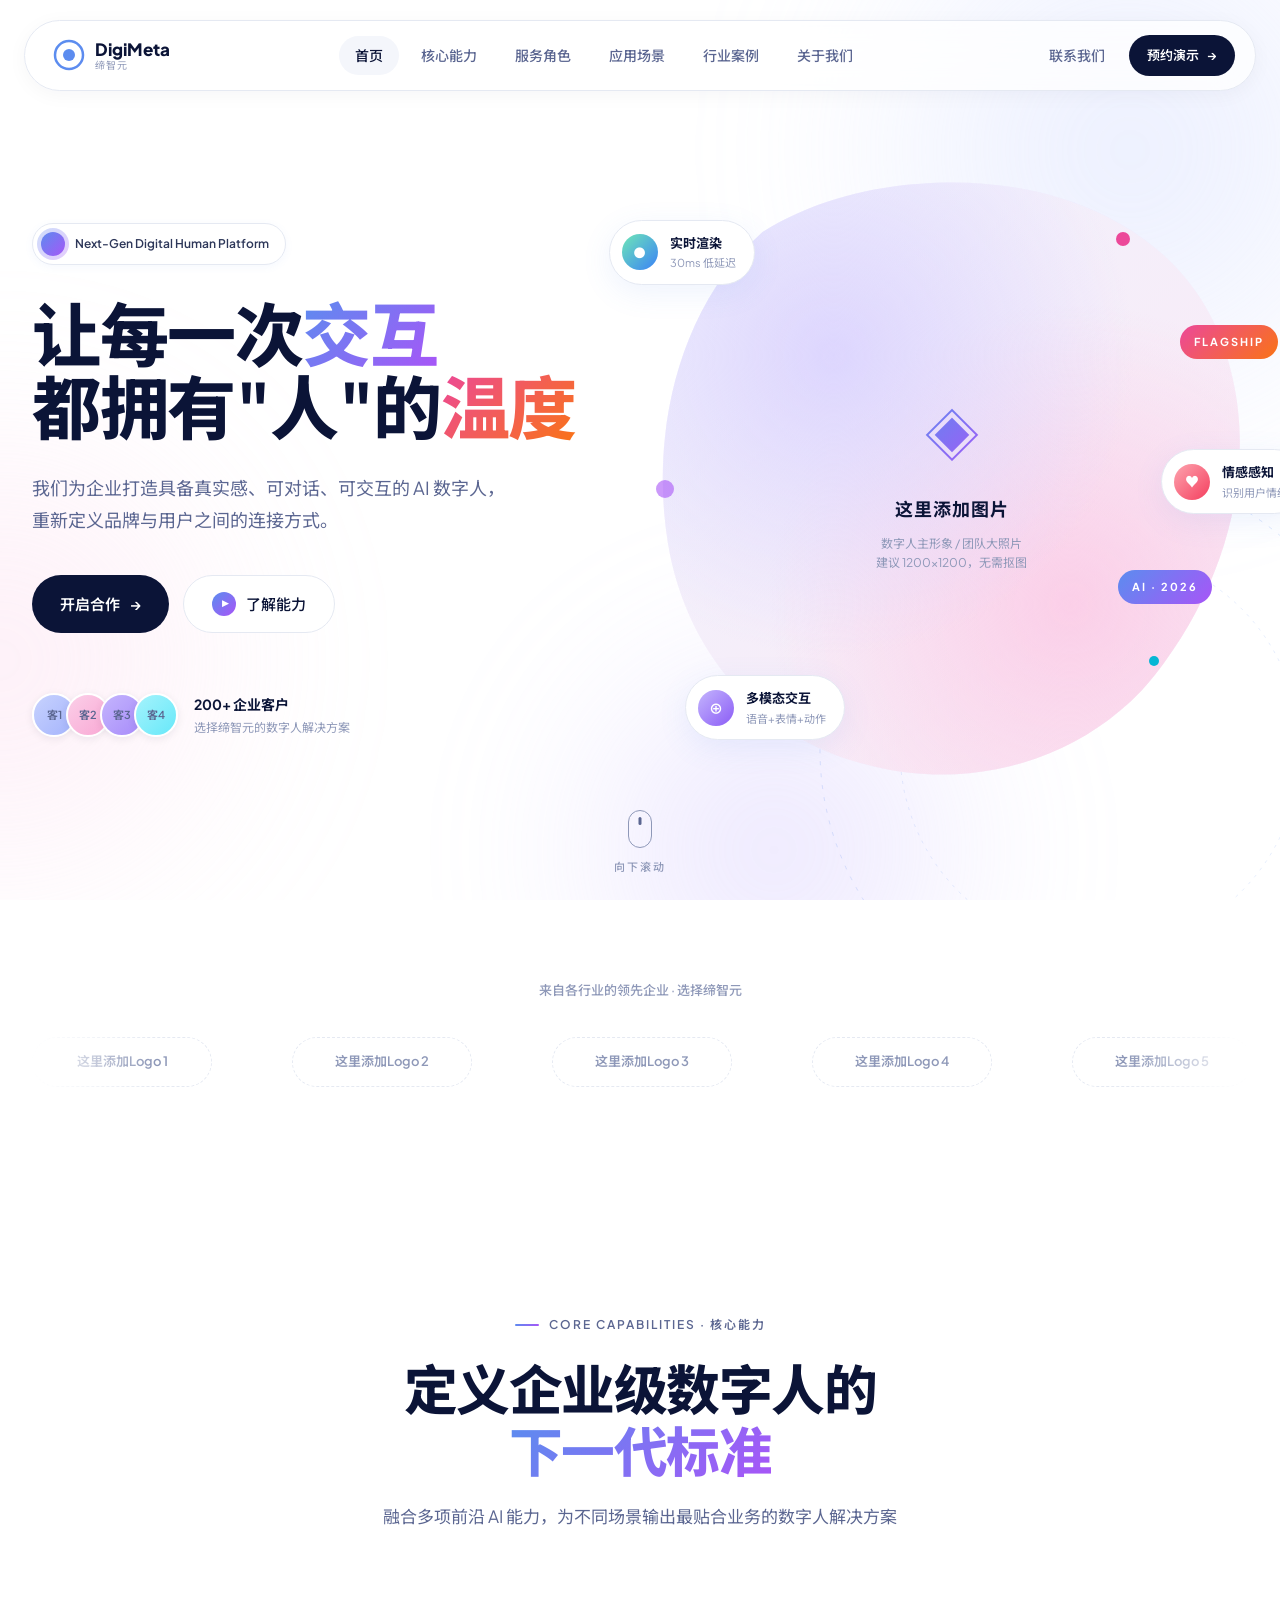
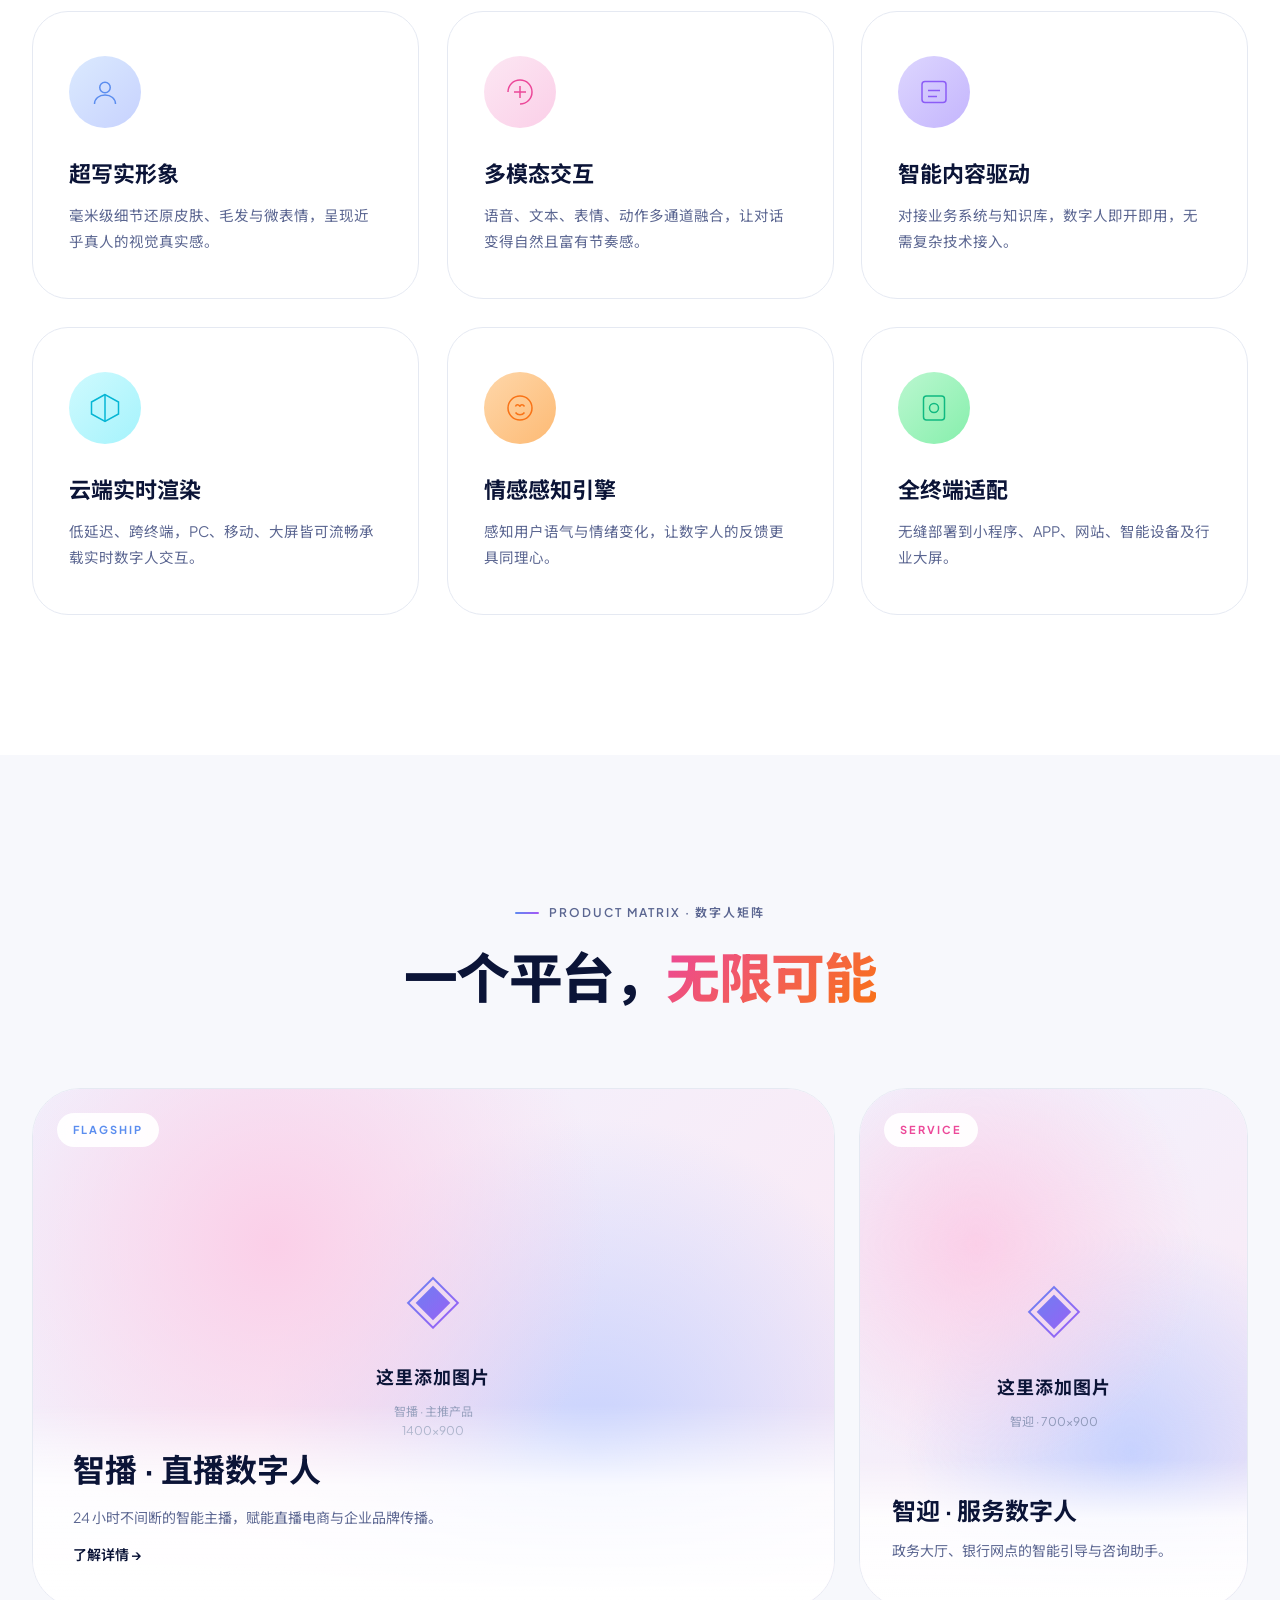
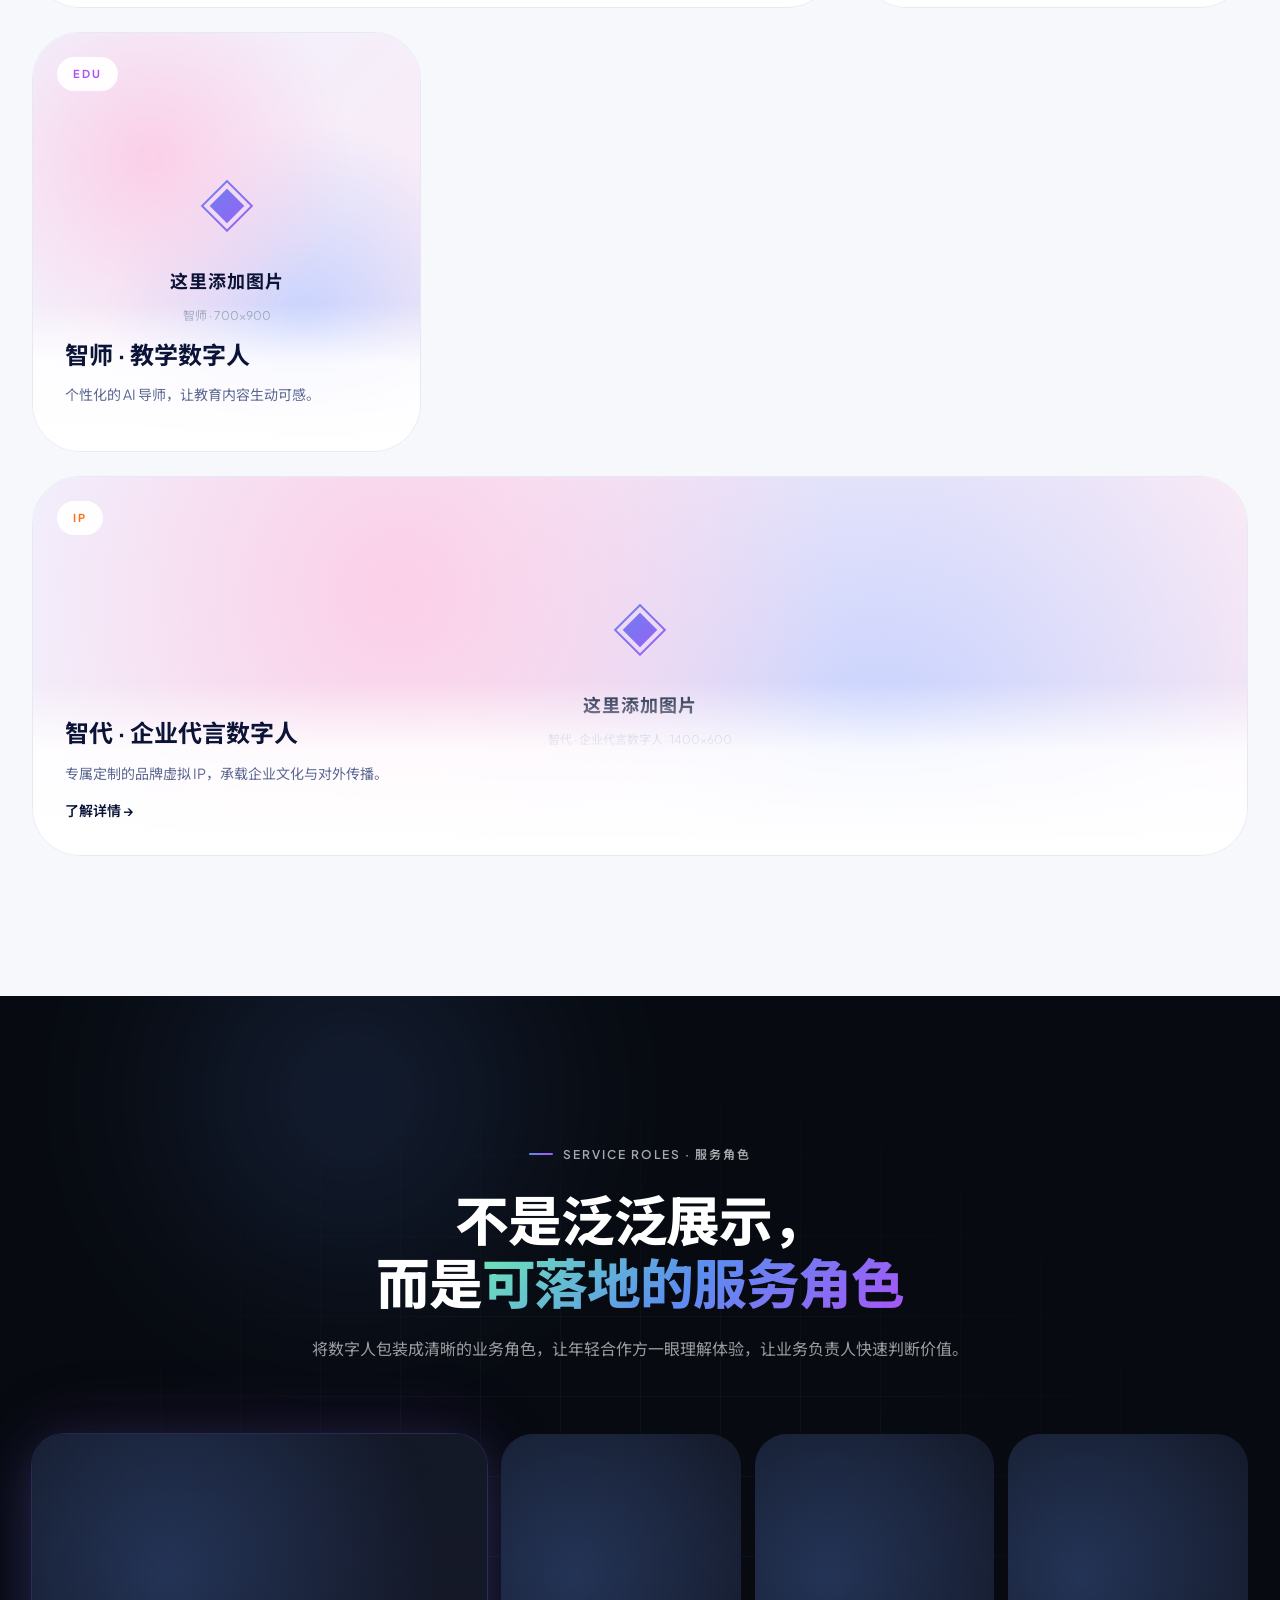
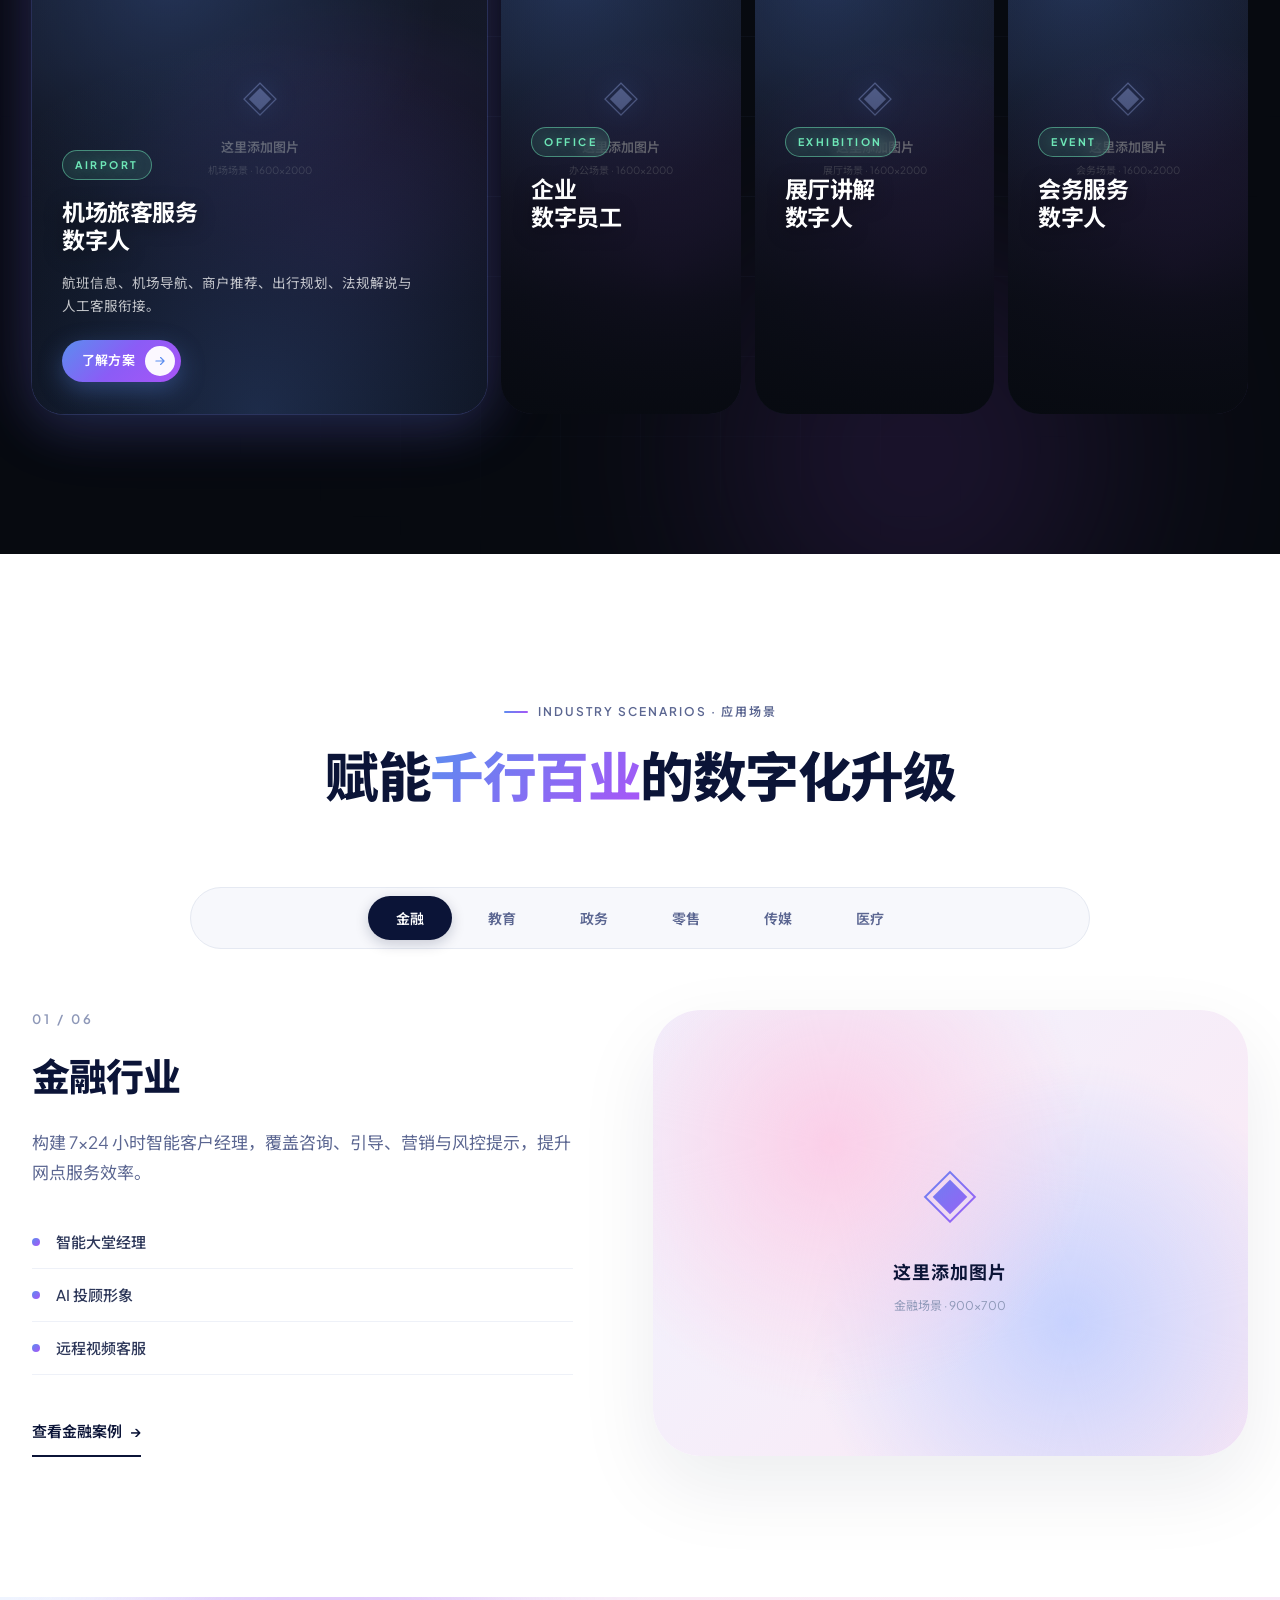
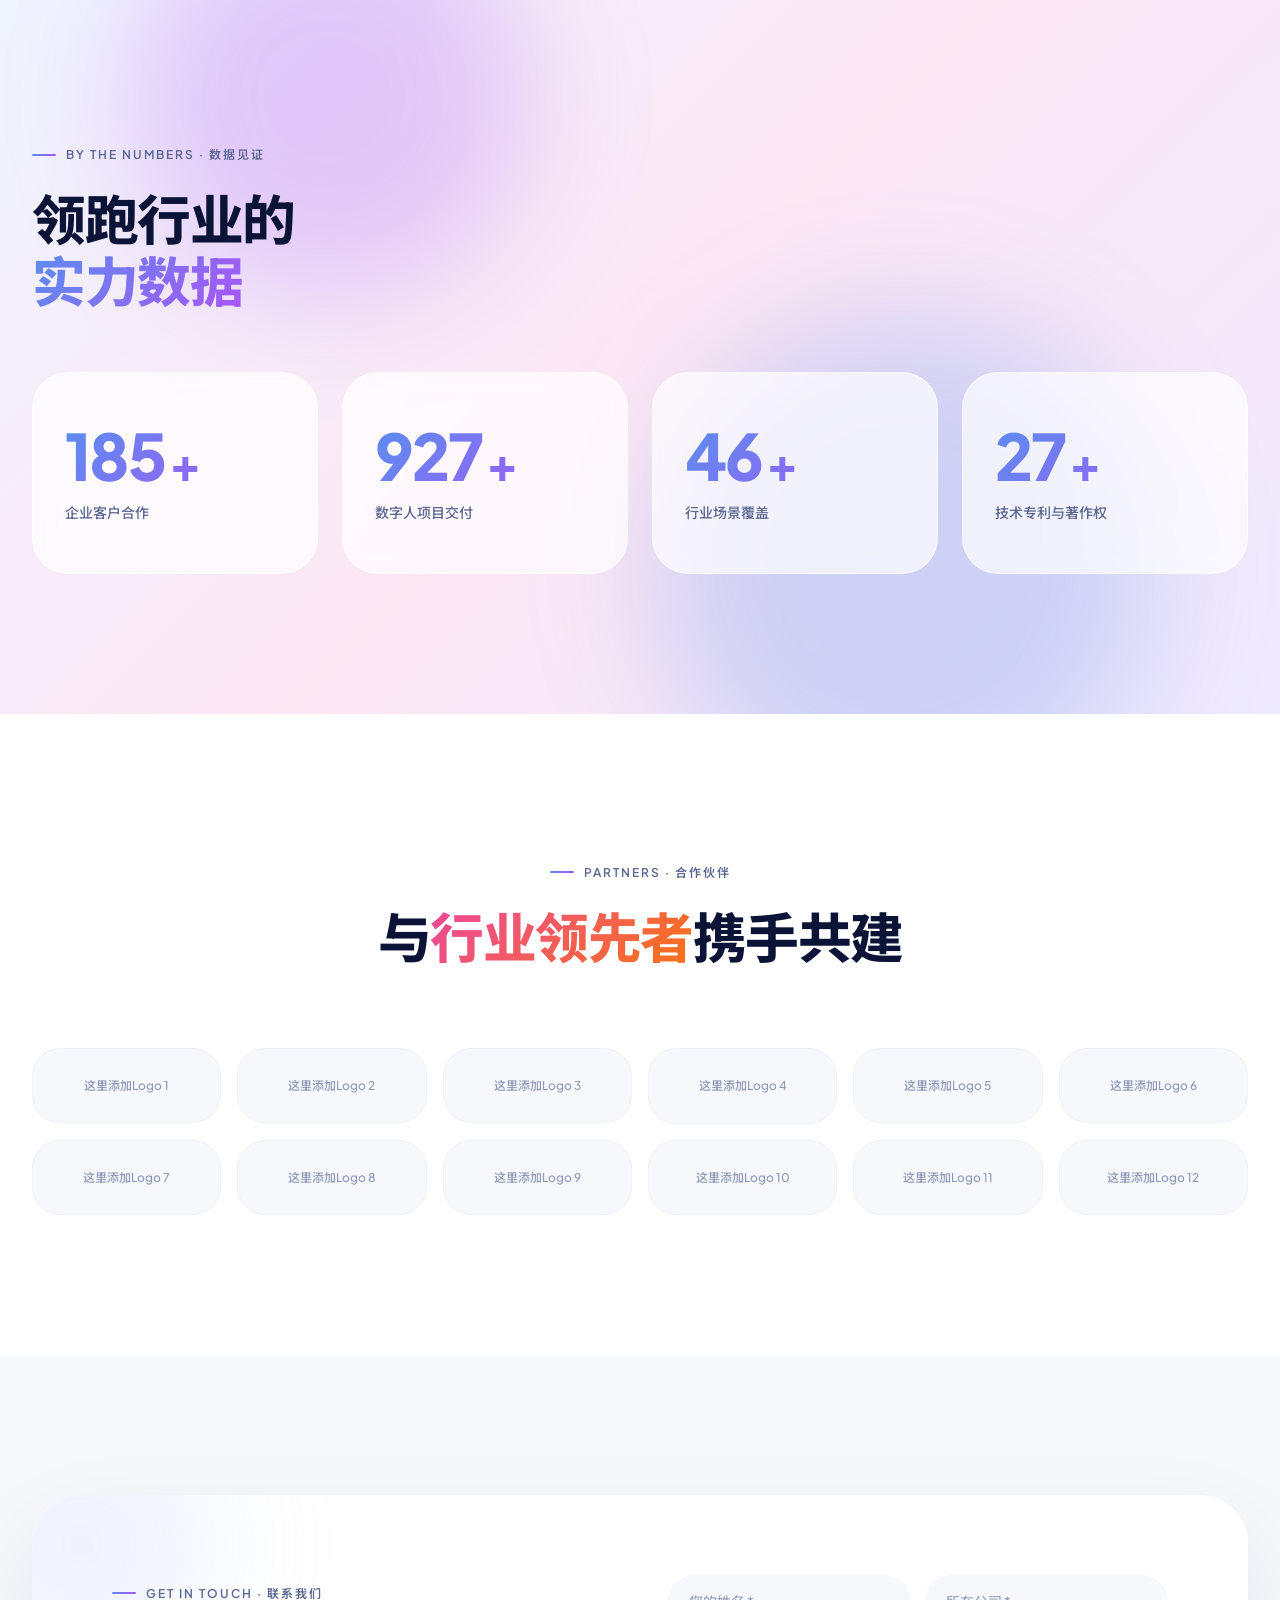
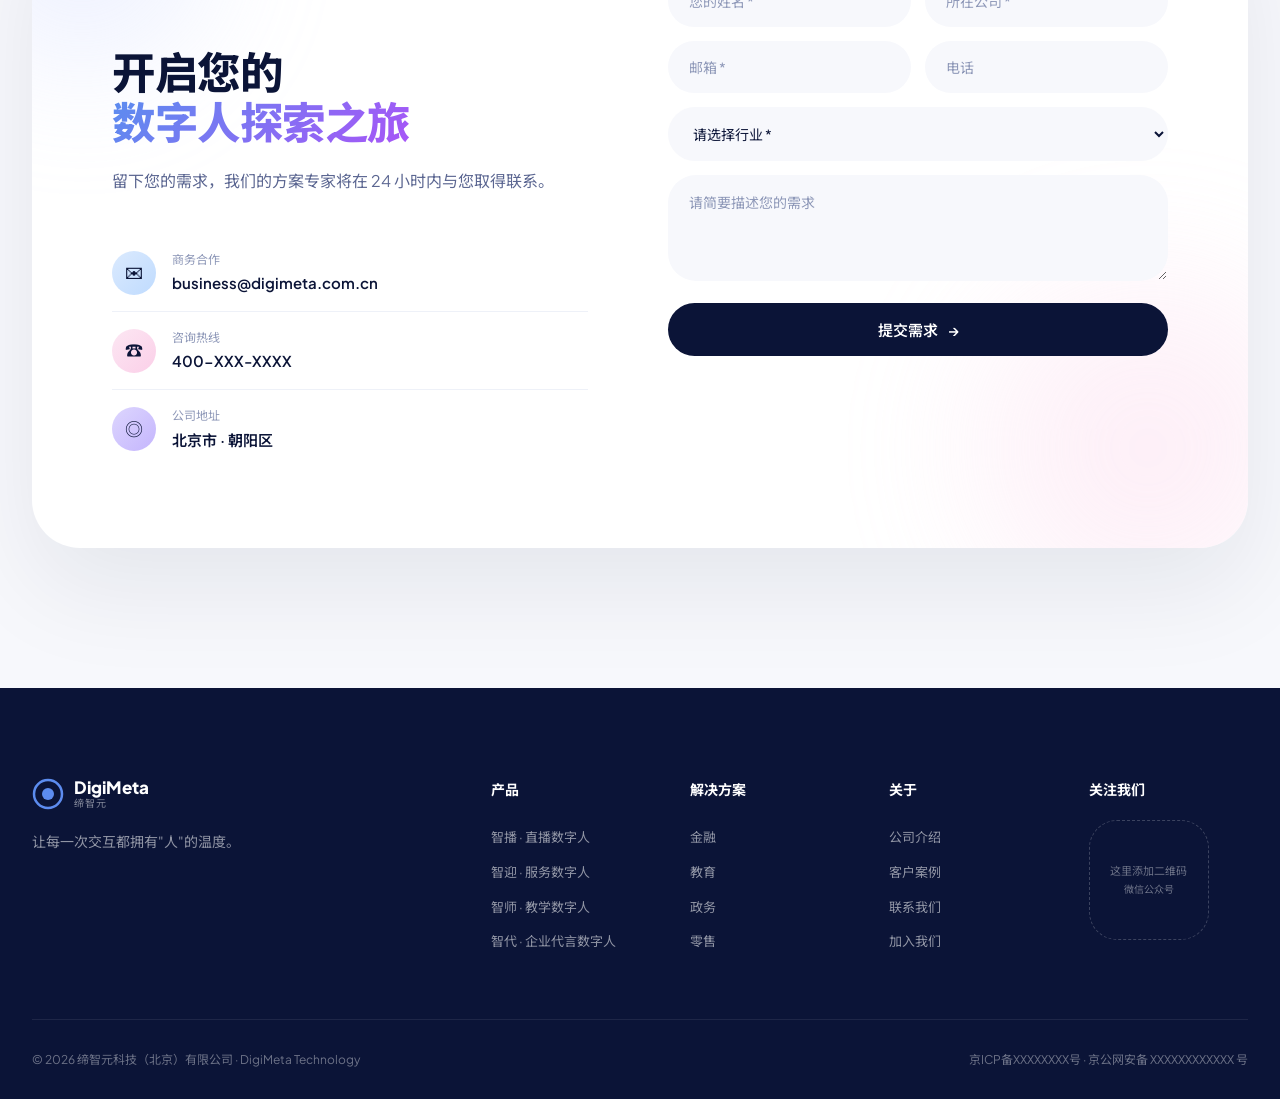
<file: index-light.html>
<!DOCTYPE html>
<html lang="zh-CN">
<head>
<meta charset="UTF-8" />
<meta name="viewport" content="width=device-width, initial-scale=1.0" />
<title>缔智元科技 DigiMeta · 让每一次交互都拥有"人"的温度</title>
<meta name="description" content="缔智元科技（北京）—— 企业级 AI 数字人解决方案提供商。" />
<link rel="stylesheet" href="styles-light.css" />
<link href="https://fonts.googleapis.com/css2?family=Plus+Jakarta+Sans:wght@400;500;600;700;800&family=Noto+Sans+SC:wght@300;400;500;600;700;800;900&display=swap" rel="stylesheet" />
</head>
<body>

<!-- ========== 鼠标光晕（保留原生光标） ========== -->
<div class="cursor-aura"></div>

<!-- ========== 浮动装饰 Blob 背景 ========== -->
<div class="bg-blobs">
  <div class="blob blob-1"></div>
  <div class="blob blob-2"></div>
  <div class="blob blob-3"></div>
</div>

<!-- ========== 导航栏 ========== -->
<nav class="navbar" id="navbar">
  <div class="nav-inner">
    <a href="index-light.html" class="logo">
      <div class="logo-mark">
        <svg viewBox="0 0 32 32" fill="none">
          <circle cx="16" cy="16" r="14" stroke="url(#g1)" stroke-width="2.5"/>
          <circle cx="16" cy="16" r="6" fill="url(#g1)"/>
          <defs>
            <linearGradient id="g1" x1="0" y1="0" x2="32" y2="32">
              <stop offset="0" stop-color="#5b8def"/>
              <stop offset="1" stop-color="#a855f7"/>
            </linearGradient>
          </defs>
        </svg>
      </div>
      <div class="logo-text">
        <span>DigiMeta</span>
        <small>缔智元</small>
      </div>
    </a>
    <ul class="nav-links">
      <li><a href="#hero" class="active">首页</a></li>
      <li><a href="#capabilities">核心能力</a></li>
      <li><a href="#roles">服务角色</a></li>
      <li><a href="#scenarios">应用场景</a></li>
      <li><a href="cases.html">行业案例</a></li>
      <li><a href="about.html">关于我们</a></li>
    </ul>
    <div class="nav-actions">
      <a href="#contact" class="nav-link-secondary">联系我们</a>
      <a href="#contact" class="cta-btn">
        <span>预约演示</span>
        <span class="cta-arrow">→</span>
      </a>
    </div>
  </div>
</nav>

<!-- ========== Hero 首屏 · 大蒙版照片风格 ========== -->
<section class="hero" id="hero">

  <div class="hero-decor">
    <svg class="deco-line" viewBox="0 0 600 600" fill="none">
      <circle cx="300" cy="300" r="280" stroke="url(#lg1)" stroke-width="1" stroke-dasharray="4 8" opacity="0.4"/>
      <circle cx="300" cy="300" r="200" stroke="url(#lg1)" stroke-width="1" stroke-dasharray="3 6" opacity="0.3"/>
      <defs>
        <linearGradient id="lg1" x1="0" y1="0" x2="600" y2="600">
          <stop offset="0" stop-color="#5b8def"/>
          <stop offset="1" stop-color="#ec4899"/>
        </linearGradient>
      </defs>
    </svg>
  </div>

  <div class="hero-inner">

    <!-- 左侧文案 -->
    <div class="hero-text">
      <div class="hero-pill">
        <span class="pill-dot"></span>
        <span>Next-Gen Digital Human Platform</span>
      </div>

      <h1 class="hero-title">
        让每一次<span class="text-grad">交互</span><br/>
        都拥有"人"的<span class="text-grad-2">温度</span>
      </h1>

      <p class="hero-sub">
        我们为企业打造具备真实感、可对话、可交互的 AI 数字人，<br/>
        重新定义品牌与用户之间的连接方式。
      </p>

      <div class="hero-actions">
        <a href="#contact" class="btn-primary">
          <span>开启合作</span>
          <span class="arrow">→</span>
        </a>
        <a href="#capabilities" class="btn-ghost">
          <span class="play-circle">▶</span>
          <span>了解能力</span>
        </a>
      </div>

      <!-- 客户/小信息卡 -->
      <div class="hero-meta">
        <div class="meta-avatars">
          <!-- 这里添加图片：客户头像 ×4，建议 80×80 圆形 -->
          <div class="avatar">客1</div>
          <div class="avatar">客2</div>
          <div class="avatar">客3</div>
          <div class="avatar">客4</div>
        </div>
        <div class="meta-text">
          <strong>200+ 企业客户</strong>
          <span>选择缔智元的数字人解决方案</span>
        </div>
      </div>
    </div>

    <!-- 右侧：Blob 蒙版大照片 + 漂浮元素 -->
    <div class="hero-visual">

      <!-- 主蒙版大照片区域 -->
      <div class="blob-photo-wrap">
        <!-- SVG blob 蒙版 -->
        <svg width="0" height="0" style="position:absolute">
          <defs>
            <clipPath id="blob-mask" clipPathUnits="objectBoundingBox">
              <path d="M0.5,0.02 C0.72,0.02 0.92,0.12 0.97,0.32 C1.02,0.5 0.95,0.7 0.82,0.84 C0.7,0.96 0.52,1 0.36,0.96 C0.18,0.92 0.05,0.78 0.02,0.6 C-0.01,0.42 0.04,0.22 0.18,0.1 C0.28,0.04 0.4,0.02 0.5,0.02 Z"/>
            </clipPath>
          </defs>
        </svg>

        <div class="blob-photo">
          <!-- 这里添加图片：Hero 主形象大照片（建议为人物/数字人形象，1200×1200，将被蒙版裁切为有机形状） -->
          <div class="photo-placeholder">
            <div class="ph-circle">
              <span class="ph-icon">◈</span>
              <span class="ph-title">这里添加图片</span>
              <span class="ph-hint">数字人主形象 / 团队大照片<br/>建议 1200×1200，无需抠图</span>
            </div>
          </div>
          <div class="photo-glow"></div>
        </div>

        <!-- 漂浮信息卡片 ×4 -->
        <div class="float-card card-1">
          <div class="fc-icon" style="background: linear-gradient(135deg, #6ee7b7, #3b82f6)">●</div>
          <div class="fc-text">
            <strong>实时渲染</strong>
            <span>30ms 低延迟</span>
          </div>
        </div>

        <div class="float-card card-2">
          <div class="fc-icon" style="background: linear-gradient(135deg, #fda4af, #f43f5e)">♥</div>
          <div class="fc-text">
            <strong>情感感知</strong>
            <span>识别用户情绪</span>
          </div>
        </div>

        <div class="float-card card-3">
          <div class="fc-icon" style="background: linear-gradient(135deg, #c4b5fd, #8b5cf6)">⊕</div>
          <div class="fc-text">
            <strong>多模态交互</strong>
            <span>语音+表情+动作</span>
          </div>
        </div>

        <div class="float-tag tag-1">FLAGSHIP</div>
        <div class="float-tag tag-2">AI · 2026</div>

        <!-- 装饰小球 -->
        <div class="orbit-dot dot-a"></div>
        <div class="orbit-dot dot-b"></div>
        <div class="orbit-dot dot-c"></div>
      </div>
    </div>
  </div>

  <!-- 滚动提示 -->
  <div class="scroll-hint">
    <div class="mouse-ico">
      <span class="wheel"></span>
    </div>
    <span>向下滚动</span>
  </div>
</section>

<!-- ========== 客户Logo 滚动 ========== -->
<section class="trust">
  <p class="trust-label">来自各行业的领先企业 · 选择缔智元</p>
  <div class="logo-marquee">
    <div class="logo-track">
      <!-- 这里添加图片：客户Logo ×8（建议深灰色单色版本 PNG，统一高度 36px） -->
      <div class="client-logo">这里添加Logo 1</div>
      <div class="client-logo">这里添加Logo 2</div>
      <div class="client-logo">这里添加Logo 3</div>
      <div class="client-logo">这里添加Logo 4</div>
      <div class="client-logo">这里添加Logo 5</div>
      <div class="client-logo">这里添加Logo 6</div>
      <div class="client-logo">这里添加Logo 7</div>
      <div class="client-logo">这里添加Logo 8</div>
      <!-- 副本 -->
      <div class="client-logo">这里添加Logo 1</div>
      <div class="client-logo">这里添加Logo 2</div>
      <div class="client-logo">这里添加Logo 3</div>
      <div class="client-logo">这里添加Logo 4</div>
    </div>
  </div>
</section>

<!-- ========== 核心能力 ========== -->
<section class="capabilities" id="capabilities">

  <div class="section-head reveal">
    <span class="eyebrow">
      <span class="eyebrow-line"></span>
      CORE CAPABILITIES · 核心能力
    </span>
    <h2>定义企业级数字人的<br/><span class="text-grad">下一代标准</span></h2>
    <p class="section-sub">融合多项前沿 AI 能力，为不同场景输出最贴合业务的数字人解决方案</p>
  </div>

  <div class="cap-grid">
    <div class="cap-card reveal">
      <div class="cap-circle" style="background: linear-gradient(135deg, #dbeafe, #c7d2fe)">
        <svg viewBox="0 0 48 48" fill="none" stroke="#5b8def" stroke-width="2"><circle cx="24" cy="18" r="7"/><path d="M10 40c0-7 6-12 14-12s14 5 14 12"/></svg>
      </div>
      <h3>超写实形象</h3>
      <p>毫米级细节还原皮肤、毛发与微表情，呈现近乎真人的视觉真实感。</p>
    </div>

    <div class="cap-card reveal">
      <div class="cap-circle" style="background: linear-gradient(135deg, #fce7f3, #fbcfe8)">
        <svg viewBox="0 0 48 48" fill="none" stroke="#ec4899" stroke-width="2"><path d="M8 24c0-9 7-16 16-16s16 7 16 16-7 16-16 16"/><path d="M16 24h16M24 16v16"/></svg>
      </div>
      <h3>多模态交互</h3>
      <p>语音、文本、表情、动作多通道融合，让对话变得自然且富有节奏感。</p>
    </div>

    <div class="cap-card reveal">
      <div class="cap-circle" style="background: linear-gradient(135deg, #ddd6fe, #c4b5fd)">
        <svg viewBox="0 0 48 48" fill="none" stroke="#8b5cf6" stroke-width="2"><rect x="8" y="10" width="32" height="28" rx="4"/><path d="M16 22h16M16 30h12"/></svg>
      </div>
      <h3>智能内容驱动</h3>
      <p>对接业务系统与知识库，数字人即开即用，无需复杂技术接入。</p>
    </div>

    <div class="cap-card reveal">
      <div class="cap-circle" style="background: linear-gradient(135deg, #cffafe, #a5f3fc)">
        <svg viewBox="0 0 48 48" fill="none" stroke="#06b6d4" stroke-width="2"><path d="M24 6L6 16v16l18 10 18-10V16z"/><path d="M24 6v36"/></svg>
      </div>
      <h3>云端实时渲染</h3>
      <p>低延迟、跨终端，PC、移动、大屏皆可流畅承载实时数字人交互。</p>
    </div>

    <div class="cap-card reveal">
      <div class="cap-circle" style="background: linear-gradient(135deg, #fed7aa, #fdba74)">
        <svg viewBox="0 0 48 48" fill="none" stroke="#f97316" stroke-width="2"><circle cx="24" cy="24" r="16"/><path d="M18 22c1-3 4-3 6 0M24 22c1-3 4-3 6 0M18 30c3 4 9 4 12 0"/></svg>
      </div>
      <h3>情感感知引擎</h3>
      <p>感知用户语气与情绪变化，让数字人的反馈更具同理心。</p>
    </div>

    <div class="cap-card reveal">
      <div class="cap-circle" style="background: linear-gradient(135deg, #bbf7d0, #86efac)">
        <svg viewBox="0 0 48 48" fill="none" stroke="#10b981" stroke-width="2"><rect x="10" y="8" width="28" height="32" rx="4"/><circle cx="24" cy="24" r="6"/></svg>
      </div>
      <h3>全终端适配</h3>
      <p>无缝部署到小程序、APP、网站、智能设备及行业大屏。</p>
    </div>
  </div>
</section>

<!-- ========== 数字人产品矩阵 ========== -->
<section class="showcase" id="showcase">
  <div class="section-head reveal">
    <span class="eyebrow">
      <span class="eyebrow-line"></span>
      PRODUCT MATRIX · 数字人矩阵
    </span>
    <h2>一个平台，<span class="text-grad-2">无限可能</span></h2>
  </div>

  <div class="showcase-grid">

    <!-- 大卡片：直播数字人 -->
    <article class="show-card big reveal">
      <div class="show-mask">
        <!-- 这里添加图片：智播数字人主形象，建议 1400×900 -->
        <div class="img-ph">
          <span class="ph-circle">
            <span class="ph-icon">◈</span>
            <span class="ph-title">这里添加图片</span>
            <span class="ph-hint">智播 · 主推产品<br/>1400×900</span>
          </span>
        </div>
        <div class="show-tag">FLAGSHIP</div>
        <div class="show-info-overlay">
          <h3>智播 · 直播数字人</h3>
          <p>24 小时不间断的智能主播，赋能直播电商与企业品牌传播。</p>
          <a href="#contact" class="card-link">了解详情 →</a>
        </div>
      </div>
    </article>

    <!-- 服务数字人 -->
    <article class="show-card reveal">
      <div class="show-mask">
        <!-- 这里添加图片：智迎服务数字人，建议 700×900 -->
        <div class="img-ph">
          <span class="ph-circle">
            <span class="ph-icon">◈</span>
            <span class="ph-title">这里添加图片</span>
            <span class="ph-hint">智迎 · 700×900</span>
          </span>
        </div>
        <div class="show-tag tag-pink">SERVICE</div>
        <div class="show-info-overlay">
          <h3>智迎 · 服务数字人</h3>
          <p>政务大厅、银行网点的智能引导与咨询助手。</p>
        </div>
      </div>
    </article>

    <!-- 教学数字人 -->
    <article class="show-card reveal">
      <div class="show-mask">
        <!-- 这里添加图片：智师教学数字人，建议 700×900 -->
        <div class="img-ph">
          <span class="ph-circle">
            <span class="ph-icon">◈</span>
            <span class="ph-title">这里添加图片</span>
            <span class="ph-hint">智师 · 700×900</span>
          </span>
        </div>
        <div class="show-tag tag-purple">EDU</div>
        <div class="show-info-overlay">
          <h3>智师 · 教学数字人</h3>
          <p>个性化的 AI 导师，让教育内容生动可感。</p>
        </div>
      </div>
    </article>

    <!-- 企业代言数字人（横向大卡） -->
    <article class="show-card wide reveal">
      <div class="show-mask">
        <!-- 这里添加图片：智代企业IP数字人，建议 1400×600 -->
        <div class="img-ph">
          <span class="ph-circle">
            <span class="ph-icon">◈</span>
            <span class="ph-title">这里添加图片</span>
            <span class="ph-hint">智代 · 企业代言数字人 · 1400×600</span>
          </span>
        </div>
        <div class="show-tag tag-orange">IP</div>
        <div class="show-info-overlay">
          <h3>智代 · 企业代言数字人</h3>
          <p>专属定制的品牌虚拟 IP，承载企业文化与对外传播。</p>
          <a href="#contact" class="card-link">了解详情 →</a>
        </div>
      </div>
    </article>

  </div>
</section>

<!-- ========== 服务角色 · 横向联动伸缩卡片组（深色科技风） ========== -->
<section class="roles" id="roles">
  <div class="roles-bg-decor">
    <div class="rdecor rdecor-1"></div>
    <div class="rdecor rdecor-2"></div>
    <div class="rdecor-grid"></div>
  </div>

  <div class="roles-head reveal">
    <span class="roles-eyebrow">
      <span class="re-line"></span>
      SERVICE ROLES · 服务角色
    </span>
    <h2 class="roles-title">
      不是泛泛展示，<br/>
      而是<span class="roles-grad">可落地的服务角色</span>
    </h2>
    <p class="roles-sub">
      将数字人包装成清晰的业务角色，让年轻合作方一眼理解体验，让业务负责人快速判断价值。
    </p>
  </div>

  <div class="roles-track reveal" role="list">

    <!-- 卡片 1: AIRPORT（默认展开） -->
    <article class="role-card active" data-role="airport" role="listitem" tabindex="0">
      <div class="role-bg">
        <!-- 这里添加图片：机场场景大图（建议数字人/航站楼/旅客场景，1600×2000，深色调） -->
        <div class="role-img-ph">
          <span class="role-ph-mark">◈</span>
          <span class="role-ph-text">这里添加图片<br/><small>机场场景 · 1600×2000</small></span>
        </div>
      </div>
      <div class="role-overlay"></div>
      <div class="role-glow"></div>

      <div class="role-content">
        <span class="role-tag">AIRPORT</span>
        <h3 class="role-title-text">机场旅客服务<br/>数字人</h3>
        <div class="role-extra">
          <p class="role-desc">航班信息、机场导航、商户推荐、出行规划、法规解说与人工客服衔接。</p>
          <a href="#contact" class="role-cta">
            <span>了解方案</span>
            <span class="role-cta-arrow">
              <svg width="14" height="14" viewBox="0 0 24 24" fill="none"><path d="M5 12h14M13 6l6 6-6 6" stroke="currentColor" stroke-width="2" stroke-linecap="round" stroke-linejoin="round"/></svg>
            </span>
          </a>
        </div>
      </div>
    </article>

    <!-- 卡片 2: OFFICE -->
    <article class="role-card" data-role="office" role="listitem" tabindex="0">
      <div class="role-bg">
        <!-- 这里添加图片：企业办公/前台场景大图（建议 1600×2000，深色调） -->
        <div class="role-img-ph">
          <span class="role-ph-mark">◈</span>
          <span class="role-ph-text">这里添加图片<br/><small>办公场景 · 1600×2000</small></span>
        </div>
      </div>
      <div class="role-overlay"></div>
      <div class="role-glow"></div>

      <div class="role-content">
        <span class="role-tag">OFFICE</span>
        <h3 class="role-title-text">企业<br/>数字员工</h3>
        <div class="role-extra">
          <p class="role-desc">公司前台、访客接待、行政助理、智能办公、安防管理与空间服务。</p>
          <a href="#contact" class="role-cta">
            <span>了解方案</span>
            <span class="role-cta-arrow">
              <svg width="14" height="14" viewBox="0 0 24 24" fill="none"><path d="M5 12h14M13 6l6 6-6 6" stroke="currentColor" stroke-width="2" stroke-linecap="round" stroke-linejoin="round"/></svg>
            </span>
          </a>
        </div>
      </div>
    </article>

    <!-- 卡片 3: EXHIBITION -->
    <article class="role-card" data-role="exhibition" role="listitem" tabindex="0">
      <div class="role-bg">
        <!-- 这里添加图片：展厅/博物馆场景大图（建议 1600×2000，深色调） -->
        <div class="role-img-ph">
          <span class="role-ph-mark">◈</span>
          <span class="role-ph-text">这里添加图片<br/><small>展厅场景 · 1600×2000</small></span>
        </div>
      </div>
      <div class="role-overlay"></div>
      <div class="role-glow"></div>

      <div class="role-content">
        <span class="role-tag">EXHIBITION</span>
        <h3 class="role-title-text">展厅讲解<br/>数字人</h3>
        <div class="role-extra">
          <p class="role-desc">展厅讲解引导、品牌故事表达、大模型智能问答和展项 IoT 联动。</p>
          <a href="#contact" class="role-cta">
            <span>了解方案</span>
            <span class="role-cta-arrow">
              <svg width="14" height="14" viewBox="0 0 24 24" fill="none"><path d="M5 12h14M13 6l6 6-6 6" stroke="currentColor" stroke-width="2" stroke-linecap="round" stroke-linejoin="round"/></svg>
            </span>
          </a>
        </div>
      </div>
    </article>

    <!-- 卡片 4: EVENT -->
    <article class="role-card" data-role="event" role="listitem" tabindex="0">
      <div class="role-bg">
        <!-- 这里添加图片：会场/活动场景大图（建议 1600×2000，深色调） -->
        <div class="role-img-ph">
          <span class="role-ph-mark">◈</span>
          <span class="role-ph-text">这里添加图片<br/><small>会务场景 · 1600×2000</small></span>
        </div>
      </div>
      <div class="role-overlay"></div>
      <div class="role-glow"></div>

      <div class="role-content">
        <span class="role-tag">EVENT</span>
        <h3 class="role-title-text">会务服务<br/>数字人</h3>
        <div class="role-extra">
          <p class="role-desc">签到咨询、日程提醒、多语言引导、嘉宾服务和现场信息分发。</p>
          <a href="#contact" class="role-cta">
            <span>了解方案</span>
            <span class="role-cta-arrow">
              <svg width="14" height="14" viewBox="0 0 24 24" fill="none"><path d="M5 12h14M13 6l6 6-6 6" stroke="currentColor" stroke-width="2" stroke-linecap="round" stroke-linejoin="round"/></svg>
            </span>
          </a>
        </div>
      </div>
    </article>

  </div>
</section>

<!-- ========== 应用场景 ========== -->
<section class="scenarios" id="scenarios">
  <div class="section-head reveal">
    <span class="eyebrow">
      <span class="eyebrow-line"></span>
      INDUSTRY SCENARIOS · 应用场景
    </span>
    <h2>赋能<span class="text-grad">千行百业</span>的数字化升级</h2>
  </div>

  <div class="scen-tabs reveal">
    <button class="tab-btn active" data-tab="finance">金融</button>
    <button class="tab-btn" data-tab="edu">教育</button>
    <button class="tab-btn" data-tab="gov">政务</button>
    <button class="tab-btn" data-tab="retail">零售</button>
    <button class="tab-btn" data-tab="media">传媒</button>
    <button class="tab-btn" data-tab="health">医疗</button>
  </div>

  <div class="scen-content reveal">

    <div class="scen-panel active" data-panel="finance">
      <div class="scen-text">
        <span class="scen-num">01 / 06</span>
        <h3>金融行业</h3>
        <p>构建 7×24 小时智能客户经理，覆盖咨询、引导、营销与风控提示，提升网点服务效率。</p>
        <ul class="scen-list">
          <li>智能大堂经理</li>
          <li>AI 投顾形象</li>
          <li>远程视频客服</li>
        </ul>
        <a href="cases.html" class="link-arrow">查看金融案例 <span>→</span></a>
      </div>
      <div class="scen-img">
        <!-- 这里添加图片：金融场景应用图，建议 900×700 -->
        <div class="img-ph rounded">
          <span class="ph-circle">
            <span class="ph-icon">◈</span>
            <span class="ph-title">这里添加图片</span>
            <span class="ph-hint">金融场景 · 900×700</span>
          </span>
        </div>
      </div>
    </div>

    <div class="scen-panel" data-panel="edu">
      <div class="scen-text">
        <span class="scen-num">02 / 06</span>
        <h3>教育行业</h3>
        <p>打造个性化 AI 教学伙伴，让学习内容更生动、互动更深入。</p>
        <ul class="scen-list">
          <li>数字教师</li>
          <li>语言陪练数字人</li>
          <li>智慧课堂助手</li>
        </ul>
        <a href="cases.html" class="link-arrow">查看教育案例 <span>→</span></a>
      </div>
      <div class="scen-img">
        <!-- 这里添加图片：教育场景图，建议 900×700 -->
        <div class="img-ph rounded">
          <span class="ph-circle">
            <span class="ph-icon">◈</span>
            <span class="ph-title">这里添加图片</span>
            <span class="ph-hint">教育场景 · 900×700</span>
          </span>
        </div>
      </div>
    </div>

    <div class="scen-panel" data-panel="gov">
      <div class="scen-text">
        <span class="scen-num">03 / 06</span>
        <h3>政务行业</h3>
        <p>面向政务大厅与公共服务平台的智能引导、政策解读与办事辅助。</p>
        <ul class="scen-list">
          <li>政务智能引导</li>
          <li>政策解读数字人</li>
          <li>智慧城市形象</li>
        </ul>
        <a href="cases.html" class="link-arrow">查看政务案例 <span>→</span></a>
      </div>
      <div class="scen-img">
        <!-- 这里添加图片：政务场景图，建议 900×700 -->
        <div class="img-ph rounded">
          <span class="ph-circle">
            <span class="ph-icon">◈</span>
            <span class="ph-title">这里添加图片</span>
            <span class="ph-hint">政务场景 · 900×700</span>
          </span>
        </div>
      </div>
    </div>

    <div class="scen-panel" data-panel="retail">
      <div class="scen-text">
        <span class="scen-num">04 / 06</span>
        <h3>零售行业</h3>
        <p>直播电商、品牌推广、门店导购，让数字人成为最高效的销售伙伴。</p>
        <ul class="scen-list">
          <li>24h 智能主播</li>
          <li>数字导购员</li>
          <li>品牌虚拟代言人</li>
        </ul>
        <a href="cases.html" class="link-arrow">查看零售案例 <span>→</span></a>
      </div>
      <div class="scen-img">
        <!-- 这里添加图片：零售场景图，建议 900×700 -->
        <div class="img-ph rounded">
          <span class="ph-circle">
            <span class="ph-icon">◈</span>
            <span class="ph-title">这里添加图片</span>
            <span class="ph-hint">零售场景 · 900×700</span>
          </span>
        </div>
      </div>
    </div>

    <div class="scen-panel" data-panel="media">
      <div class="scen-text">
        <span class="scen-num">05 / 06</span>
        <h3>传媒行业</h3>
        <p>AI 主持人、虚拟记者、新闻播报，重构内容生产与传播链路。</p>
        <ul class="scen-list">
          <li>AI 新闻主播</li>
          <li>短视频内容生成</li>
          <li>多语种播报</li>
        </ul>
        <a href="cases.html" class="link-arrow">查看传媒案例 <span>→</span></a>
      </div>
      <div class="scen-img">
        <!-- 这里添加图片：传媒场景图，建议 900×700 -->
        <div class="img-ph rounded">
          <span class="ph-circle">
            <span class="ph-icon">◈</span>
            <span class="ph-title">这里添加图片</span>
            <span class="ph-hint">传媒场景 · 900×700</span>
          </span>
        </div>
      </div>
    </div>

    <div class="scen-panel" data-panel="health">
      <div class="scen-text">
        <span class="scen-num">06 / 06</span>
        <h3>医疗行业</h3>
        <p>健康咨询、就诊导引、心理陪伴，温度与专业兼备的健康数字人。</p>
        <ul class="scen-list">
          <li>智能导诊数字人</li>
          <li>健康宣教助手</li>
          <li>AI 心理陪伴</li>
        </ul>
        <a href="cases.html" class="link-arrow">查看医疗案例 <span>→</span></a>
      </div>
      <div class="scen-img">
        <!-- 这里添加图片：医疗场景图，建议 900×700 -->
        <div class="img-ph rounded">
          <span class="ph-circle">
            <span class="ph-icon">◈</span>
            <span class="ph-title">这里添加图片</span>
            <span class="ph-hint">医疗场景 · 900×700</span>
          </span>
        </div>
      </div>
    </div>

  </div>
</section>

<!-- ========== 数据成就 · 浅色卡片 ========== -->
<section class="achievements">
  <div class="ach-decor">
    <div class="ach-blob ach-blob-1"></div>
    <div class="ach-blob ach-blob-2"></div>
  </div>
  <div class="ach-inner">
    <div class="section-head reveal" style="text-align:left;max-width:none;margin-bottom:60px">
      <span class="eyebrow">
        <span class="eyebrow-line"></span>
        BY THE NUMBERS · 数据见证
      </span>
      <h2>领跑行业的<br/><span class="text-grad">实力数据</span></h2>
    </div>

    <div class="ach-grid">
      <div class="ach-item reveal">
        <div class="ach-num"><span data-target="200">0</span><i>+</i></div>
        <p>企业客户合作</p>
      </div>
      <div class="ach-item reveal">
        <div class="ach-num"><span data-target="1000">0</span><i>+</i></div>
        <p>数字人项目交付</p>
      </div>
      <div class="ach-item reveal">
        <div class="ach-num"><span data-target="50">0</span><i>+</i></div>
        <p>行业场景覆盖</p>
      </div>
      <div class="ach-item reveal">
        <div class="ach-num"><span data-target="30">0</span><i>+</i></div>
        <p>技术专利与著作权</p>
      </div>
    </div>
  </div>
</section>

<!-- ========== 合作伙伴 ========== -->
<section class="partners">
  <div class="section-head reveal">
    <span class="eyebrow">
      <span class="eyebrow-line"></span>
      PARTNERS · 合作伙伴
    </span>
    <h2>与<span class="text-grad-2">行业领先者</span>携手共建</h2>
  </div>
  <div class="partner-grid reveal">
    <!-- 这里添加图片：合作伙伴Logo ×12（建议深灰色单色版本，统一尺寸 200×80） -->
    <div class="partner-cell">这里添加Logo 1</div>
    <div class="partner-cell">这里添加Logo 2</div>
    <div class="partner-cell">这里添加Logo 3</div>
    <div class="partner-cell">这里添加Logo 4</div>
    <div class="partner-cell">这里添加Logo 5</div>
    <div class="partner-cell">这里添加Logo 6</div>
    <div class="partner-cell">这里添加Logo 7</div>
    <div class="partner-cell">这里添加Logo 8</div>
    <div class="partner-cell">这里添加Logo 9</div>
    <div class="partner-cell">这里添加Logo 10</div>
    <div class="partner-cell">这里添加Logo 11</div>
    <div class="partner-cell">这里添加Logo 12</div>
  </div>
</section>

<!-- ========== 联系我们 ========== -->
<section class="contact" id="contact">
  <div class="contact-card reveal">

    <div class="contact-decor">
      <div class="cd-blob cd-blob-1"></div>
      <div class="cd-blob cd-blob-2"></div>
    </div>

    <div class="contact-left">
      <span class="eyebrow">
        <span class="eyebrow-line"></span>
        GET IN TOUCH · 联系我们
      </span>
      <h2>开启您的<br/><span class="text-grad">数字人探索之旅</span></h2>
      <p class="contact-sub">留下您的需求，我们的方案专家将在 24 小时内与您取得联系。</p>

      <div class="contact-info">
        <div class="info-row">
          <div class="info-ico" style="background:linear-gradient(135deg,#dbeafe,#bfdbfe)">✉</div>
          <div>
            <span class="info-label">商务合作</span>
            <span class="info-val">business@digimeta.com.cn</span>
          </div>
        </div>
        <div class="info-row">
          <div class="info-ico" style="background:linear-gradient(135deg,#fce7f3,#fbcfe8)">☎</div>
          <div>
            <span class="info-label">咨询热线</span>
            <span class="info-val">400-XXX-XXXX</span>
          </div>
        </div>
        <div class="info-row">
          <div class="info-ico" style="background:linear-gradient(135deg,#ddd6fe,#c4b5fd)">◎</div>
          <div>
            <span class="info-label">公司地址</span>
            <span class="info-val">北京市 · 朝阳区</span>
          </div>
        </div>
      </div>
    </div>

    <form class="contact-form" onsubmit="event.preventDefault(); alert('感谢联系，我们将尽快与您取得联系！');">
      <div class="form-row">
        <input type="text" placeholder="您的姓名 *" required />
        <input type="text" placeholder="所在公司 *" required />
      </div>
      <div class="form-row">
        <input type="email" placeholder="邮箱 *" required />
        <input type="tel" placeholder="电话" />
      </div>
      <select required>
        <option value="">请选择行业 *</option>
        <option>金融</option><option>教育</option><option>政务</option>
        <option>零售</option><option>传媒</option><option>医疗</option><option>其他</option>
      </select>
      <textarea rows="4" placeholder="请简要描述您的需求"></textarea>
      <button type="submit" class="btn-primary form-submit">
        <span>提交需求</span>
        <span class="arrow">→</span>
      </button>
    </form>
  </div>
</section>

<!-- ========== 页脚 ========== -->
<footer class="footer">
  <div class="footer-inner">
    <div class="footer-brand">
      <a href="index-light.html" class="logo">
        <div class="logo-mark">
          <svg viewBox="0 0 32 32" fill="none">
            <circle cx="16" cy="16" r="14" stroke="url(#gf)" stroke-width="2.5"/>
            <circle cx="16" cy="16" r="6" fill="url(#gf)"/>
            <defs>
              <linearGradient id="gf" x1="0" y1="0" x2="32" y2="32">
                <stop offset="0" stop-color="#5b8def"/>
                <stop offset="1" stop-color="#a855f7"/>
              </linearGradient>
            </defs>
          </svg>
        </div>
        <div class="logo-text">
          <span>DigiMeta</span>
          <small>缔智元</small>
        </div>
      </a>
      <p class="brand-desc">让每一次交互都拥有"人"的温度。</p>
    </div>
    <div class="footer-cols">
      <div>
        <h4>产品</h4>
        <a href="#showcase">智播 · 直播数字人</a>
        <a href="#showcase">智迎 · 服务数字人</a>
        <a href="#showcase">智师 · 教学数字人</a>
        <a href="#showcase">智代 · 企业代言数字人</a>
      </div>
      <div>
        <h4>解决方案</h4>
        <a href="#scenarios">金融</a>
        <a href="#scenarios">教育</a>
        <a href="#scenarios">政务</a>
        <a href="#scenarios">零售</a>
      </div>
      <div>
        <h4>关于</h4>
        <a href="about.html">公司介绍</a>
        <a href="cases.html">客户案例</a>
        <a href="#contact">联系我们</a>
        <a href="#">加入我们</a>
      </div>
      <div>
        <h4>关注我们</h4>
        <!-- 这里添加图片：微信公众号二维码，建议 160×160 -->
        <div class="qr-placeholder">
          <span>这里添加二维码<br/><small>微信公众号</small></span>
        </div>
      </div>
    </div>
  </div>
  <div class="footer-bottom">
    <span>© 2026 缔智元科技（北京）有限公司 · DigiMeta Technology</span>
    <span>京ICP备XXXXXXXX号 · 京公网安备 XXXXXXXXXXXX 号</span>
  </div>
</footer>

<script src="script-light.js"></script>
</body>
</html>
</file>
<file: styles.css>
/* ================================
   缔智元科技 · 浅色版样式
   参考 HeyGen / D-ID 现代清新风格
   ================================ */

:root {
  --bg-0: #ffffff;
  --bg-1: #f7f8fc;
  --bg-2: #eef1f8;
  --surface: #ffffff;
  --surface-soft: #f4f6fb;

  --border: #e5e9f2;
  --border-soft: #eef1f8;

  --text-0: #0b1437;
  --text-1: #2d3759;
  --text-2: #5b6691;
  --text-3: #8e98b8;
  --text-4: #b8bfd6;

  --primary: #5b8def;
  --primary-deep: #3b6df0;
  --purple: #a855f7;
  --pink: #ec4899;
  --cyan: #06b6d4;
  --orange: #f97316;
  --emerald: #10b981;

  --grad-1: linear-gradient(135deg, #5b8def 0%, #a855f7 100%);
  --grad-2: linear-gradient(135deg, #ec4899 0%, #f97316 100%);
  --grad-3: linear-gradient(135deg, #06b6d4 0%, #5b8def 100%);

  --grad-bg: linear-gradient(135deg, #eff4ff 0%, #fce7f3 50%, #ede9fe 100%);

  --shadow-soft: 0 2px 8px rgba(91, 141, 239, 0.06);
  --shadow-md: 0 8px 30px rgba(91, 141, 239, 0.1);
  --shadow-lg: 0 20px 60px rgba(91, 141, 239, 0.15);
  --shadow-pink: 0 20px 60px rgba(236, 72, 153, 0.15);

  --radius-pill: 100px;
  --radius-lg: 28px;
  --radius-xl: 36px;
  --radius-2xl: 48px;

  --font-body: 'Plus Jakarta Sans', 'Noto Sans SC', -apple-system, sans-serif;
}

* { margin: 0; padding: 0; box-sizing: border-box; }
html {
  scroll-behavior: smooth;
  overflow-x: clip;
  scroll-padding-top: 100px;
}

body {
  font-family: var(--font-body);
  background: var(--bg-0);
  color: var(--text-1);
  line-height: 1.6;
  overflow-x: clip;
  width: 100%;
  /* 保留原生光标，仅添加光晕效果 */
}

a { color: inherit; text-decoration: none; }
button { font-family: inherit; }

::-webkit-scrollbar { width: 10px; }
::-webkit-scrollbar-track { background: var(--bg-1); }
::-webkit-scrollbar-thumb {
  background: linear-gradient(180deg, #c7d2fe, #ddd6fe);
  border-radius: 100px;
  border: 2px solid var(--bg-1);
}

/* ============ 鼠标光晕（保留原生光标） ============ */
.cursor-aura {
  position: fixed;
  left: 50vw;
  top: 50vh;
  width: 600px; height: 600px;
  pointer-events: none;
  z-index: 1;
  transform: translate(-50%, -50%);
  background: radial-gradient(circle,
    rgba(91, 141, 239, 0.12) 0%,
    rgba(168, 85, 247, 0.08) 30%,
    rgba(236, 72, 153, 0.04) 50%,
    transparent 70%);
  mix-blend-mode: multiply;
  filter: blur(20px);
  transition: opacity 0.3s;
  will-change: left, top;
  opacity: 0;
}

/* ============ 全局背景 Blob ============ */
.bg-blobs {
  position: fixed;
  inset: 0;
  z-index: 0;
  pointer-events: none;
  overflow: hidden;
}
.blob {
  position: absolute;
  border-radius: 50%;
  filter: blur(80px);
  opacity: 0.4;
}
.blob-1 {
  top: -200px; right: -200px;
  width: 700px; height: 700px;
  background: radial-gradient(circle, #c7d2fe, transparent 70%);
  animation: blobFloat1 20s ease-in-out infinite;
}
.blob-2 {
  top: 40%; left: -300px;
  width: 600px; height: 600px;
  background: radial-gradient(circle, #fbcfe8, transparent 70%);
  animation: blobFloat2 25s ease-in-out infinite;
}
.blob-3 {
  bottom: -200px; right: 20%;
  width: 500px; height: 500px;
  background: radial-gradient(circle, #c4b5fd, transparent 70%);
  animation: blobFloat3 22s ease-in-out infinite;
}
@keyframes blobFloat1 {
  0%, 100% { transform: translate(0, 0) scale(1); }
  33% { transform: translate(-30px, 40px) scale(1.1); }
  66% { transform: translate(20px, -30px) scale(0.95); }
}
@keyframes blobFloat2 {
  0%, 100% { transform: translate(0, 0) scale(1); }
  50% { transform: translate(40px, -50px) scale(1.15); }
}
@keyframes blobFloat3 {
  0%, 100% { transform: translate(0, 0) scale(1); }
  50% { transform: translate(-40px, 30px) scale(1.1); }
}

/* ============ 导航栏（胶囊型） ============ */
.navbar {
  position: fixed;
  top: 20px;
  left: 50%;
  transform: translateX(-50%);
  z-index: 100;
  width: calc(100% - 48px);
  max-width: 1380px;
  transition: all 0.4s;
}
.nav-inner {
  display: flex;
  align-items: center;
  justify-content: space-between;
  padding: 14px 20px 14px 28px;
  background: rgba(255, 255, 255, 0.75);
  backdrop-filter: blur(20px);
  -webkit-backdrop-filter: blur(20px);
  border: 1px solid var(--border);
  border-radius: var(--radius-pill);
  box-shadow: 0 4px 20px rgba(11, 20, 55, 0.04);
  transition: all 0.4s;
}
.navbar.scrolled .nav-inner {
  background: rgba(255, 255, 255, 0.9);
  box-shadow: 0 10px 40px rgba(11, 20, 55, 0.08);
}

.logo {
  display: flex;
  align-items: center;
  gap: 10px;
  font-weight: 800;
  color: var(--text-0);
}
.logo-mark {
  width: 32px; height: 32px;
  animation: logoSpin 12s linear infinite;
}
@keyframes logoSpin {
  to { transform: rotate(360deg); }
}
.logo-text {
  display: flex;
  flex-direction: column;
  line-height: 1;
  gap: 2px;
}
.logo-text span { font-size: 17px; font-weight: 800; }
.logo-text small {
  font-size: 10px;
  font-weight: 400;
  color: var(--text-3);
  letter-spacing: 1px;
}

.nav-links {
  list-style: none;
  display: flex;
  gap: 6px;
}
.nav-links a {
  display: block;
  padding: 8px 16px;
  color: var(--text-2);
  font-size: 14px;
  font-weight: 500;
  border-radius: var(--radius-pill);
  transition: all 0.25s;
}
.nav-links a:hover { color: var(--text-0); background: var(--surface-soft); }
.nav-links a.active {
  color: var(--text-0);
  background: var(--surface-soft);
}

.nav-actions { display: flex; align-items: center; gap: 12px; }
.nav-link-secondary {
  font-size: 14px;
  color: var(--text-2);
  font-weight: 500;
  padding: 8px 12px;
}
.nav-link-secondary:hover { color: var(--text-0); }

.cta-btn {
  display: inline-flex;
  align-items: center;
  gap: 8px;
  padding: 10px 18px;
  background: var(--text-0);
  color: white;
  border-radius: var(--radius-pill);
  font-size: 13px;
  font-weight: 600;
  transition: all 0.3s;
}
.cta-btn:hover {
  background: var(--primary);
  transform: translateY(-1px);
  box-shadow: 0 6px 20px rgba(91, 141, 239, 0.35);
}
.cta-arrow { transition: transform 0.3s; }
.cta-btn:hover .cta-arrow { transform: translate(2px, -2px) rotate(-12deg); }

/* ============ 通用按钮 ============ */
.btn-primary {
  display: inline-flex;
  align-items: center;
  gap: 10px;
  padding: 16px 28px;
  background: var(--text-0);
  color: white;
  border-radius: var(--radius-pill);
  font-size: 15px;
  font-weight: 600;
  border: none;
  cursor: pointer;
  transition: all 0.3s;
  position: relative;
  overflow: hidden;
}
.btn-primary::before {
  content: '';
  position: absolute;
  inset: 0;
  background: var(--grad-1);
  opacity: 0;
  transition: opacity 0.4s;
  z-index: -1;
}
.btn-primary:hover {
  transform: translateY(-2px);
  box-shadow: 0 14px 40px rgba(91, 141, 239, 0.4);
}
.btn-primary:hover::before { opacity: 1; }
.btn-primary .arrow { transition: transform 0.3s; }
.btn-primary:hover .arrow { transform: translateX(4px); }

.btn-ghost {
  display: inline-flex;
  align-items: center;
  gap: 10px;
  padding: 16px 28px;
  background: var(--surface);
  border: 1px solid var(--border);
  color: var(--text-0);
  border-radius: var(--radius-pill);
  font-size: 15px;
  font-weight: 500;
  transition: all 0.3s;
}
.btn-ghost:hover {
  border-color: var(--text-0);
  background: var(--surface-soft);
  transform: translateY(-2px);
}
.play-circle {
  display: inline-flex;
  align-items: center;
  justify-content: center;
  width: 24px; height: 24px;
  background: var(--grad-1);
  color: white;
  border-radius: 50%;
  font-size: 9px;
  padding-left: 2px;
}

/* ============ 渐变文字 ============ */
.text-grad {
  background: var(--grad-1);
  -webkit-background-clip: text;
  background-clip: text;
  color: transparent;
  display: inline-block;
}
.text-grad-2 {
  background: var(--grad-2);
  -webkit-background-clip: text;
  background-clip: text;
  color: transparent;
  display: inline-block;
}

/* ============ Hero 首屏 ============ */
.hero {
  position: relative;
  min-height: 100vh;
  padding: 140px 32px 80px;
  display: flex;
  align-items: center;
  z-index: 2;
}
.hero-decor {
  position: absolute;
  top: 50%; right: -120px;
  width: 600px; height: 600px;
  z-index: 0;
  opacity: 0.5;
  pointer-events: none;
  animation: slowRotate 60s linear infinite;
}
@keyframes slowRotate {
  from { transform: translateY(-50%) rotate(0deg); }
  to { transform: translateY(-50%) rotate(360deg); }
}

.hero-inner {
  position: relative;
  z-index: 2;
  max-width: 1380px;
  margin: 0 auto;
  width: 100%;
  display: grid;
  grid-template-columns: 1fr 1.05fr;
  gap: 60px;
  align-items: center;
}

.hero-pill {
  display: inline-flex;
  align-items: center;
  gap: 10px;
  padding: 8px 16px 8px 8px;
  background: white;
  border: 1px solid var(--border);
  border-radius: var(--radius-pill);
  font-size: 12px;
  font-weight: 600;
  color: var(--text-1);
  margin-bottom: 32px;
  box-shadow: var(--shadow-soft);
}
.pill-dot {
  width: 24px; height: 24px;
  background: var(--grad-1);
  border-radius: 50%;
  position: relative;
}
.pill-dot::before {
  content: '';
  position: absolute;
  inset: -4px;
  border-radius: 50%;
  background: var(--grad-1);
  opacity: 0.3;
  animation: pulseDot 2s ease-in-out infinite;
}
@keyframes pulseDot {
  0%, 100% { transform: scale(1); opacity: 0.3; }
  50% { transform: scale(1.4); opacity: 0; }
}

.hero-title {
  font-size: clamp(42px, 5.4vw, 78px);
  font-weight: 800;
  line-height: 1.05;
  color: var(--text-0);
  margin-bottom: 30px;
  letter-spacing: -1.5px;
}

.hero-sub {
  font-size: 18px;
  color: var(--text-2);
  line-height: 1.75;
  margin-bottom: 40px;
  max-width: 540px;
}

.hero-actions {
  display: flex;
  gap: 14px;
  margin-bottom: 60px;
  flex-wrap: wrap;
}

.hero-meta {
  display: flex;
  align-items: center;
  gap: 16px;
}
.meta-avatars {
  display: flex;
}
.meta-avatars .avatar {
  width: 44px; height: 44px;
  background: linear-gradient(135deg, #c7d2fe, #ddd6fe);
  border: 2.5px solid white;
  border-radius: 50%;
  display: flex;
  align-items: center;
  justify-content: center;
  font-size: 11px;
  font-weight: 600;
  color: var(--text-2);
  margin-left: -10px;
  box-shadow: 0 2px 8px rgba(11, 20, 55, 0.08);
}
.meta-avatars .avatar:nth-child(1) { background: linear-gradient(135deg, #c7d2fe, #a5b4fc); margin-left: 0; }
.meta-avatars .avatar:nth-child(2) { background: linear-gradient(135deg, #fbcfe8, #f9a8d4); }
.meta-avatars .avatar:nth-child(3) { background: linear-gradient(135deg, #c4b5fd, #a78bfa); }
.meta-avatars .avatar:nth-child(4) { background: linear-gradient(135deg, #a5f3fc, #67e8f9); }
.meta-text { display: flex; flex-direction: column; gap: 2px; }
.meta-text strong { font-size: 14px; color: var(--text-0); font-weight: 700; }
.meta-text span { font-size: 12px; color: var(--text-3); }

/* === Hero 右侧 Blob 蒙版大照片 === */
.hero-visual {
  position: relative;
  height: 620px;
}
.blob-photo-wrap {
  position: relative;
  width: 100%;
  height: 100%;
}
.blob-photo {
  position: relative;
  width: 100%;
  height: 100%;
  clip-path: url(#blob-mask);
  -webkit-clip-path: url(#blob-mask);
  animation: blobMorph 8s ease-in-out infinite;
}
@keyframes blobMorph {
  0%, 100% { transform: scale(1) rotate(0deg); }
  50% { transform: scale(1.02) rotate(2deg); }
}
.photo-placeholder {
  width: 100%;
  height: 100%;
  background:
    radial-gradient(circle at 30% 30%, #ddd6fe 0%, transparent 50%),
    radial-gradient(circle at 70% 70%, #fbcfe8 0%, transparent 50%),
    linear-gradient(135deg, #eff4ff 0%, #fce7f3 100%);
  display: flex;
  align-items: center;
  justify-content: center;
}
.ph-circle {
  text-align: center;
  padding: 30px;
  display: flex;
  flex-direction: column;
  align-items: center;
  gap: 10px;
}
.ph-icon {
  font-size: 56px;
  background: var(--grad-1);
  -webkit-background-clip: text;
  background-clip: text;
  color: transparent;
  margin-bottom: 8px;
  animation: gentleRotate 8s ease-in-out infinite;
}
@keyframes gentleRotate {
  0%, 100% { transform: rotate(0deg) scale(1); }
  50% { transform: rotate(180deg) scale(1.1); }
}
.ph-title {
  font-size: 18px;
  font-weight: 700;
  color: var(--text-0);
  letter-spacing: 1px;
}
.ph-hint {
  font-size: 12px;
  color: var(--text-3);
  line-height: 1.6;
}
.photo-glow {
  position: absolute;
  inset: -20%;
  background: radial-gradient(circle, rgba(168, 85, 247, 0.25) 0%, transparent 60%);
  filter: blur(30px);
  z-index: -1;
  animation: glowPulse 4s ease-in-out infinite;
}
@keyframes glowPulse {
  0%, 100% { opacity: 0.5; transform: scale(1); }
  50% { opacity: 0.8; transform: scale(1.05); }
}

/* 漂浮信息卡 */
.float-card {
  position: absolute;
  display: flex;
  align-items: center;
  gap: 12px;
  padding: 12px 18px 12px 12px;
  background: white;
  border: 1px solid var(--border);
  border-radius: var(--radius-pill);
  box-shadow: var(--shadow-md);
  z-index: 5;
}
.fc-icon {
  width: 36px; height: 36px;
  border-radius: 50%;
  display: flex;
  align-items: center;
  justify-content: center;
  color: white;
  font-size: 14px;
  font-weight: 700;
}
.fc-text { display: flex; flex-direction: column; gap: 1px; }
.fc-text strong { font-size: 13px; color: var(--text-0); font-weight: 700; }
.fc-text span { font-size: 11px; color: var(--text-3); }

.card-1 { top: 8%; left: -8%; animation: floatY 5s ease-in-out infinite; }
.card-2 { top: 45%; right: -10%; animation: floatY 5s ease-in-out infinite 1.6s; }
.card-3 { bottom: 8%; left: 5%; animation: floatY 5s ease-in-out infinite 3.2s; }
@keyframes floatY {
  0%, 100% { transform: translateY(0); }
  50% { transform: translateY(-12px); }
}

.float-tag {
  position: absolute;
  padding: 8px 14px;
  background: var(--text-0);
  color: white;
  border-radius: var(--radius-pill);
  font-size: 11px;
  font-weight: 700;
  letter-spacing: 2px;
  z-index: 5;
}
.tag-1 { top: 25%; right: -5%; background: var(--grad-2); animation: floatY 5s ease-in-out infinite 0.8s; }
.tag-2 { bottom: 30%; right: 6%; background: var(--grad-1); animation: floatY 5s ease-in-out infinite 2.4s; }

/* 轨道圆点 */
.orbit-dot {
  position: absolute;
  border-radius: 50%;
  background: var(--grad-1);
  z-index: 4;
}
.dot-a { width: 14px; height: 14px; top: 10%; right: 20%; background: var(--pink); animation: floatY 4s ease-in-out infinite; }
.dot-b { width: 10px; height: 10px; bottom: 20%; right: 15%; background: var(--cyan); animation: floatY 4s ease-in-out infinite 1.5s; }
.dot-c { width: 18px; height: 18px; top: 50%; left: 0; background: var(--purple); opacity: 0.6; animation: floatY 4s ease-in-out infinite 2.8s; }

/* 滚动提示 */
.scroll-hint {
  position: absolute;
  bottom: 24px;
  left: 50%;
  transform: translateX(-50%);
  display: flex;
  flex-direction: column;
  align-items: center;
  gap: 10px;
  color: var(--text-3);
  font-size: 11px;
  font-weight: 500;
  letter-spacing: 2px;
}
.mouse-ico {
  width: 24px; height: 38px;
  border: 1.5px solid var(--text-3);
  border-radius: 12px;
  position: relative;
}
.wheel {
  position: absolute;
  top: 6px; left: 50%;
  transform: translateX(-50%);
  width: 3px; height: 8px;
  background: var(--text-2);
  border-radius: 2px;
  animation: scrollWheel 1.8s ease-in-out infinite;
}
@keyframes scrollWheel {
  0% { top: 6px; opacity: 1; }
  50% { top: 18px; opacity: 0.3; }
  100% { top: 6px; opacity: 1; }
}

/* ============ Trust Bar ============ */
.trust {
  position: relative;
  z-index: 2;
  padding: 80px 32px;
  background: var(--surface);
}
.trust-label {
  text-align: center;
  font-size: 13px;
  color: var(--text-3);
  margin-bottom: 36px;
  font-weight: 500;
}
.logo-marquee {
  overflow: hidden;
  mask-image: linear-gradient(90deg, transparent, black 10%, black 90%, transparent);
  -webkit-mask-image: linear-gradient(90deg, transparent, black 10%, black 90%, transparent);
}
.logo-track {
  display: flex;
  gap: 80px;
  width: max-content;
  animation: marquee 32s linear infinite;
}
@keyframes marquee {
  to { transform: translateX(-50%); }
}
.client-logo {
  min-width: 180px;
  height: 50px;
  display: flex;
  align-items: center;
  justify-content: center;
  font-size: 13px;
  font-weight: 600;
  color: var(--text-3);
  border: 1px dashed var(--border);
  border-radius: var(--radius-lg);
  padding: 0 24px;
  white-space: nowrap;
}

/* ============ 通用 Section ============ */
section.capabilities,
section.showcase,
section.scenarios,
section.partners,
section.contact {
  position: relative;
  z-index: 2;
  padding: 140px 32px;
}

.section-head {
  text-align: center;
  max-width: 800px;
  margin: 0 auto 80px;
}
.eyebrow {
  display: inline-flex;
  align-items: center;
  gap: 10px;
  font-size: 12px;
  font-weight: 600;
  color: var(--text-2);
  letter-spacing: 2px;
  margin-bottom: 24px;
}
.eyebrow-line {
  display: inline-block;
  width: 24px; height: 2px;
  background: var(--grad-1);
  border-radius: 2px;
}
.section-head h2 {
  font-size: clamp(32px, 4.2vw, 56px);
  font-weight: 800;
  color: var(--text-0);
  line-height: 1.15;
  margin-bottom: 20px;
  letter-spacing: -1.5px;
}
.section-sub {
  font-size: 17px;
  color: var(--text-2);
  line-height: 1.7;
}

.reveal {
  opacity: 0;
  transform: translateY(40px);
  transition: opacity 0.9s ease, transform 0.9s cubic-bezier(0.16, 1, 0.3, 1);
}
.reveal.in-view {
  opacity: 1;
  transform: translateY(0);
}

/* ============ 核心能力 ============ */
.capabilities { background: var(--surface); }

.cap-grid {
  max-width: 1320px;
  margin: 0 auto;
  display: grid;
  grid-template-columns: repeat(3, 1fr);
  gap: 28px;
  /* GPU 提升，避免子元素抖动 */
  transform: translateZ(0);
}
.cap-card {
  position: relative;
  padding: 44px 36px;
  background: var(--surface);
  border: 1px solid var(--border);
  border-radius: var(--radius-xl);
  overflow: hidden;
  transform: scale(1);
  transform-origin: center center;
  transition:
    transform 0.5s cubic-bezier(0.16, 1, 0.3, 1),
    opacity 0.5s cubic-bezier(0.16, 1, 0.3, 1),
    box-shadow 0.5s cubic-bezier(0.16, 1, 0.3, 1),
    border-color 0.5s cubic-bezier(0.16, 1, 0.3, 1),
    filter 0.5s cubic-bezier(0.16, 1, 0.3, 1);
  will-change: transform, opacity;
}
.cap-card::before {
  content: '';
  position: absolute;
  top: -50%; right: -30%;
  width: 200px; height: 200px;
  background: radial-gradient(circle, rgba(168, 85, 247, 0.08), transparent 70%);
  opacity: 0;
  transition: opacity 0.5s;
  border-radius: 50%;
  pointer-events: none;
}
/* 组联动：悬停组内任意卡片，其他卡片缩小变淡 */
.cap-grid:hover .cap-card {
  transform: scale(0.96);
  opacity: 0.55;
  filter: saturate(0.7);
}
/* 当前悬停的卡片放大 */
.cap-grid .cap-card:hover {
  transform: scale(1.04);
  opacity: 1;
  filter: none;
  border-color: transparent;
  box-shadow: var(--shadow-lg);
  z-index: 2;
}
.cap-card:hover::before { opacity: 1; }

.cap-circle {
  width: 72px; height: 72px;
  border-radius: 50%;
  display: flex;
  align-items: center;
  justify-content: center;
  margin-bottom: 28px;
  transition: transform 0.4s;
}
.cap-circle svg { width: 36px; height: 36px; }
.cap-card:hover .cap-circle { transform: rotate(-8deg) scale(1.08); }

.cap-card h3 {
  font-size: 22px;
  font-weight: 700;
  color: var(--text-0);
  margin-bottom: 12px;
}
.cap-card p {
  color: var(--text-2);
  font-size: 14.5px;
  line-height: 1.75;
}

/* ============ 产品矩阵 Showcase ============ */
.showcase { background: var(--bg-1); }

.showcase-grid {
  max-width: 1380px;
  margin: 0 auto;
  display: grid;
  grid-template-columns: repeat(3, 1fr);
  gap: 24px;
  transform: translateZ(0);
}
.show-card {
  position: relative;
  border-radius: var(--radius-2xl);
  overflow: hidden;
  background: var(--surface);
  border: 1px solid var(--border);
  cursor: pointer;
  min-height: 420px;
  transform: scale(1);
  transform-origin: center center;
  transition:
    transform 0.55s cubic-bezier(0.16, 1, 0.3, 1),
    opacity 0.55s cubic-bezier(0.16, 1, 0.3, 1),
    box-shadow 0.55s cubic-bezier(0.16, 1, 0.3, 1),
    filter 0.55s cubic-bezier(0.16, 1, 0.3, 1);
  will-change: transform, opacity;
}
.show-card.big { grid-column: span 2; min-height: 520px; }
.show-card.wide { grid-column: span 3; min-height: 380px; }

/* 组联动 */
.showcase-grid:hover .show-card {
  transform: scale(0.97);
  opacity: 0.6;
  filter: saturate(0.75);
}
.showcase-grid .show-card:hover {
  transform: scale(1.02);
  opacity: 1;
  filter: none;
  box-shadow: var(--shadow-lg);
  z-index: 2;
}

.show-mask {
  position: relative;
  width: 100%;
  height: 100%;
}
.img-ph {
  position: absolute;
  inset: 0;
  background:
    radial-gradient(circle at 30% 30%, #fbcfe8 0%, transparent 50%),
    radial-gradient(circle at 70% 70%, #c7d2fe 0%, transparent 50%),
    linear-gradient(135deg, #f0f4ff 0%, #fce7f3 100%);
  display: flex;
  align-items: center;
  justify-content: center;
  transition: transform 0.6s;
}
.show-card:hover .img-ph { transform: scale(1.03); }
.img-ph.rounded { border-radius: var(--radius-2xl); }

.show-tag {
  position: absolute;
  top: 24px; left: 24px;
  padding: 8px 16px;
  background: rgba(255, 255, 255, 0.92);
  backdrop-filter: blur(10px);
  border-radius: var(--radius-pill);
  font-size: 11px;
  font-weight: 700;
  letter-spacing: 2px;
  color: var(--primary);
  z-index: 3;
}
.show-tag.tag-pink { color: var(--pink); }
.show-tag.tag-purple { color: var(--purple); }
.show-tag.tag-orange { color: var(--orange); }

.show-info-overlay {
  position: absolute;
  bottom: 0; left: 0; right: 0;
  padding: 32px;
  background: linear-gradient(180deg, transparent, rgba(255,255,255,0.85) 40%, white);
  z-index: 3;
}
.show-card.big .show-info-overlay { padding: 40px; }
.show-info-overlay h3 {
  font-size: 24px;
  font-weight: 700;
  color: var(--text-0);
  margin-bottom: 10px;
}
.show-card.big .show-info-overlay h3 { font-size: 32px; }
.show-info-overlay p {
  color: var(--text-2);
  font-size: 14px;
  line-height: 1.7;
  margin-bottom: 12px;
}
.card-link {
  display: inline-flex;
  align-items: center;
  gap: 6px;
  color: var(--text-0);
  font-weight: 600;
  font-size: 14px;
  transition: gap 0.3s;
}
.show-card:hover .card-link { gap: 12px; }

/* ============ 应用场景 Tabs ============ */
.scenarios { background: var(--surface); }

.scen-tabs {
  max-width: 900px;
  margin: 0 auto 60px;
  display: flex;
  justify-content: center;
  gap: 8px;
  flex-wrap: wrap;
  padding: 8px;
  background: var(--bg-1);
  border-radius: var(--radius-pill);
  border: 1px solid var(--border);
}
.tab-btn {
  padding: 12px 28px;
  background: transparent;
  border: none;
  border-radius: var(--radius-pill);
  color: var(--text-2);
  font-size: 14px;
  font-weight: 600;
  cursor: pointer;
  transition: all 0.3s;
}
.tab-btn:hover { color: var(--text-0); }
.tab-btn.active {
  background: var(--text-0);
  color: white;
  box-shadow: 0 4px 14px rgba(11, 20, 55, 0.2);
}

.scen-content {
  max-width: 1280px;
  margin: 0 auto;
  position: relative;
}
.scen-panel {
  display: none;
  grid-template-columns: 1fr 1.1fr;
  gap: 80px;
  align-items: center;
  animation: fadeUp 0.6s ease;
}
.scen-panel.active { display: grid; }
@keyframes fadeUp {
  from { opacity: 0; transform: translateY(20px); }
  to { opacity: 1; transform: translateY(0); }
}

.scen-num {
  font-size: 13px;
  color: var(--text-3);
  letter-spacing: 3px;
  font-weight: 600;
  margin-bottom: 16px;
  display: block;
}
.scen-text h3 {
  font-size: 38px;
  color: var(--text-0);
  font-weight: 800;
  margin-bottom: 20px;
  letter-spacing: -1px;
}
.scen-text p {
  color: var(--text-2);
  font-size: 17px;
  line-height: 1.8;
  margin-bottom: 28px;
}
.scen-list { list-style: none; margin-bottom: 32px; }
.scen-list li {
  padding: 14px 0;
  border-bottom: 1px solid var(--border-soft);
  color: var(--text-1);
  font-size: 15px;
  position: relative;
  padding-left: 24px;
  font-weight: 500;
}
.scen-list li::before {
  content: '';
  position: absolute;
  left: 0; top: 50%;
  transform: translateY(-50%);
  width: 8px; height: 8px;
  border-radius: 50%;
  background: var(--grad-1);
}
.link-arrow {
  display: inline-flex;
  align-items: center;
  gap: 8px;
  color: var(--text-0);
  font-weight: 600;
  font-size: 15px;
  padding: 12px 0;
  border-bottom: 2px solid var(--text-0);
  transition: gap 0.3s;
}
.link-arrow:hover { gap: 14px; }

.scen-img {
  position: relative;
  aspect-ratio: 4 / 3;
}
.scen-img .img-ph.rounded {
  position: absolute;
  inset: 0;
  box-shadow: 0 30px 80px rgba(11, 20, 55, 0.08);
}

/* ============ 数据成就 ============ */
.achievements {
  position: relative;
  padding: 140px 32px;
  background: var(--grad-bg);
  overflow: hidden;
  z-index: 2;
}
.ach-decor {
  position: absolute;
  inset: 0;
  pointer-events: none;
}
.ach-blob {
  position: absolute;
  border-radius: 50%;
  filter: blur(60px);
}
.ach-blob-1 {
  top: -100px; left: 10%;
  width: 400px; height: 400px;
  background: rgba(168, 85, 247, 0.25);
}
.ach-blob-2 {
  bottom: -100px; right: 10%;
  width: 500px; height: 500px;
  background: rgba(91, 141, 239, 0.25);
}
.ach-inner {
  position: relative;
  z-index: 1;
  max-width: 1320px;
  margin: 0 auto;
}

.ach-grid {
  display: grid;
  grid-template-columns: repeat(4, 1fr);
  gap: 24px;
  transform: translateZ(0);
}
.ach-item {
  background: rgba(255, 255, 255, 0.7);
  backdrop-filter: blur(10px);
  border: 1px solid rgba(255, 255, 255, 0.6);
  border-radius: var(--radius-xl);
  padding: 50px 32px;
  text-align: left;
  transform: scale(1);
  transition:
    transform 0.55s cubic-bezier(0.16, 1, 0.3, 1),
    opacity 0.55s cubic-bezier(0.16, 1, 0.3, 1),
    background 0.55s,
    box-shadow 0.55s;
  will-change: transform, opacity;
}
.ach-grid:hover .ach-item {
  transform: scale(0.97);
  opacity: 0.65;
}
.ach-grid .ach-item:hover {
  transform: scale(1.04);
  opacity: 1;
  background: rgba(255, 255, 255, 0.95);
  box-shadow: var(--shadow-lg);
  z-index: 2;
}
.ach-num {
  display: flex;
  align-items: baseline;
  gap: 4px;
  font-size: 64px;
  font-weight: 800;
  background: var(--grad-1);
  -webkit-background-clip: text;
  background-clip: text;
  color: transparent;
  line-height: 1;
  margin-bottom: 14px;
  letter-spacing: -2px;
}
.ach-num i { font-style: normal; font-size: 48px; }
.ach-item p {
  color: var(--text-2);
  font-size: 14px;
  font-weight: 500;
}

/* ============ 合作伙伴 ============ */
.partners { background: var(--surface); }
.partner-grid {
  max-width: 1320px;
  margin: 0 auto;
  display: grid;
  grid-template-columns: repeat(6, 1fr);
  gap: 16px;
  transform: translateZ(0);
}
.partner-cell {
  aspect-ratio: 5 / 2;
  background: var(--bg-1);
  border-radius: var(--radius-lg);
  display: flex;
  align-items: center;
  justify-content: center;
  color: var(--text-3);
  font-size: 12px;
  font-weight: 500;
  border: 1px solid var(--border-soft);
  text-align: center;
  padding: 12px;
  transform: scale(1);
  transition:
    transform 0.5s cubic-bezier(0.16, 1, 0.3, 1),
    opacity 0.5s cubic-bezier(0.16, 1, 0.3, 1),
    background 0.5s,
    box-shadow 0.5s,
    color 0.5s;
}
.partner-grid:hover .partner-cell {
  transform: scale(0.96);
  opacity: 0.5;
}
.partner-grid .partner-cell:hover {
  background: white;
  border-color: var(--border);
  box-shadow: var(--shadow-md);
  transform: scale(1.06);
  opacity: 1;
  color: var(--text-1);
  z-index: 2;
}

/* ============ 联系我们 ============ */
.contact { background: var(--bg-1); }
.contact-card {
  position: relative;
  max-width: 1320px;
  margin: 0 auto;
  display: grid;
  grid-template-columns: 1fr 1.05fr;
  gap: 80px;
  padding: 80px;
  background: white;
  border-radius: var(--radius-2xl);
  box-shadow: 0 40px 100px rgba(11, 20, 55, 0.08);
  overflow: hidden;
}
.contact-decor {
  position: absolute;
  inset: 0;
  pointer-events: none;
  overflow: hidden;
  border-radius: var(--radius-2xl);
}
.cd-blob {
  position: absolute;
  border-radius: 50%;
  filter: blur(60px);
  opacity: 0.4;
}
.cd-blob-1 {
  top: -100px; left: -100px;
  width: 300px; height: 300px;
  background: radial-gradient(circle, #c7d2fe, transparent);
}
.cd-blob-2 {
  bottom: -100px; right: -100px;
  width: 400px; height: 400px;
  background: radial-gradient(circle, #fbcfe8, transparent);
}

.contact-left, .contact-form { position: relative; z-index: 1; }
.contact-left h2 {
  font-size: clamp(28px, 3.4vw, 44px);
  color: var(--text-0);
  font-weight: 800;
  line-height: 1.15;
  margin: 20px 0;
  letter-spacing: -1.5px;
}
.contact-sub {
  color: var(--text-2);
  font-size: 16px;
  line-height: 1.7;
  margin-bottom: 40px;
}

.contact-info { margin-top: 40px; }
.info-row {
  display: flex;
  align-items: center;
  gap: 16px;
  padding: 16px 0;
  border-bottom: 1px solid var(--border-soft);
}
.info-row:last-child { border-bottom: none; }
.info-ico {
  width: 44px; height: 44px;
  border-radius: 50%;
  display: flex;
  align-items: center;
  justify-content: center;
  font-size: 18px;
  color: var(--text-0);
  flex-shrink: 0;
}
.info-row > div:last-child { display: flex; flex-direction: column; gap: 2px; }
.info-label { color: var(--text-3); font-size: 12px; }
.info-val { color: var(--text-0); font-weight: 600; font-size: 15px; }

.contact-form {
  display: flex;
  flex-direction: column;
  gap: 14px;
}
.form-row {
  display: grid;
  grid-template-columns: 1fr 1fr;
  gap: 14px;
}
.contact-form input,
.contact-form select,
.contact-form textarea {
  width: 100%;
  padding: 16px 20px;
  background: var(--bg-1);
  border: 1.5px solid transparent;
  border-radius: var(--radius-lg);
  color: var(--text-0);
  font-size: 14px;
  font-family: inherit;
  transition: all 0.3s;
}
.contact-form input::placeholder,
.contact-form textarea::placeholder { color: var(--text-3); }
.contact-form input:focus,
.contact-form select:focus,
.contact-form textarea:focus {
  outline: none;
  background: white;
  border-color: var(--primary);
  box-shadow: 0 0 0 4px rgba(91, 141, 239, 0.1);
}
.contact-form textarea { resize: vertical; min-height: 100px; }
.form-submit {
  margin-top: 8px;
  justify-content: center;
}

/* ============ 页脚 ============ */
.footer {
  position: relative;
  z-index: 2;
  background: var(--text-0);
  color: var(--text-4);
  padding: 90px 32px 30px;
}
.footer .logo { color: white; }
.footer .logo-text small { color: rgba(255, 255, 255, 0.5); }

.footer-inner {
  max-width: 1320px;
  margin: 0 auto;
  display: grid;
  grid-template-columns: 1fr 2fr;
  gap: 80px;
}
.brand-desc {
  margin-top: 20px;
  color: rgba(255, 255, 255, 0.55);
  font-size: 14px;
  line-height: 1.7;
}
.footer-cols {
  display: grid;
  grid-template-columns: repeat(4, 1fr);
  gap: 40px;
}
.footer-cols h4 {
  color: white;
  font-size: 14px;
  font-weight: 700;
  margin-bottom: 20px;
}
.footer-cols a {
  display: block;
  color: rgba(255, 255, 255, 0.55);
  font-size: 13px;
  padding: 7px 0;
  transition: color 0.3s;
}
.footer-cols a:hover { color: white; }
.qr-placeholder {
  width: 120px; height: 120px;
  border: 1px dashed rgba(255, 255, 255, 0.2);
  border-radius: var(--radius-lg);
  display: flex;
  align-items: center;
  justify-content: center;
  color: rgba(255, 255, 255, 0.4);
  font-size: 11px;
  text-align: center;
  padding: 12px;
}
.qr-placeholder small { font-size: 10px; }

.footer-bottom {
  max-width: 1320px;
  margin: 60px auto 0;
  padding-top: 30px;
  border-top: 1px solid rgba(255, 255, 255, 0.08);
  display: flex;
  justify-content: space-between;
  flex-wrap: wrap;
  gap: 16px;
  font-size: 12px;
  color: rgba(255, 255, 255, 0.4);
}

/* ============ 响应式 ============ */
@media (max-width: 1024px) {
  .nav-links { display: none; }
  .hero-inner { grid-template-columns: 1fr; gap: 60px; }
  .hero-visual { height: 500px; max-width: 500px; margin: 0 auto; }
  .cap-grid { grid-template-columns: repeat(2, 1fr); }
  .showcase-grid { grid-template-columns: repeat(2, 1fr); }
  .show-card.big, .show-card.wide { grid-column: span 2; }
  .scen-panel.active { grid-template-columns: 1fr; gap: 40px; }
  .ach-grid { grid-template-columns: repeat(2, 1fr); }
  .partner-grid { grid-template-columns: repeat(3, 1fr); }
  .contact-card { grid-template-columns: 1fr; padding: 50px; gap: 50px; }
  .footer-inner { grid-template-columns: 1fr; }
  .footer-cols { grid-template-columns: repeat(2, 1fr); }
}
@media (max-width: 640px) {
  .cursor-aura { display: none; }
  section.capabilities, section.showcase, section.scenarios,
  section.partners, section.contact, .achievements, .trust { padding: 80px 20px; }
  .hero { padding: 120px 20px 80px; }
  .navbar { top: 12px; width: calc(100% - 24px); }
  .nav-inner { padding: 10px 14px 10px 16px; }
  .nav-actions .nav-link-secondary { display: none; }
  .hero-visual { height: 400px; }
  .float-card { padding: 10px 12px; }
  .fc-text strong { font-size: 12px; }
  .fc-text span { font-size: 10px; }
  .cap-grid { grid-template-columns: 1fr; }
  .showcase-grid { grid-template-columns: 1fr; }
  .show-card.big, .show-card.wide { grid-column: span 1; }
  .ach-grid { grid-template-columns: 1fr; }
  .partner-grid { grid-template-columns: repeat(2, 1fr); }
  .contact-card { padding: 36px 24px; }
  .form-row { grid-template-columns: 1fr; }
  .footer-cols { grid-template-columns: 1fr; }
  .footer-bottom { flex-direction: column; text-align: center; }
}

/* ================================================================
   服务角色 · 横向联动伸缩卡片组（深色科技风）
   ================================================================ */

.roles {
  position: relative;
  z-index: 2;
  padding: 140px 32px;
  background: #070a10;
  color: #ffffff;
  overflow: hidden;
  isolation: isolate;
}

/* 深色背景装饰 */
.roles-bg-decor {
  position: absolute;
  inset: 0;
  z-index: 0;
  pointer-events: none;
}
.rdecor {
  position: absolute;
  border-radius: 50%;
  filter: blur(90px);
  opacity: 0.45;
}
.rdecor-1 {
  top: -150px; left: 8%;
  width: 500px; height: 500px;
  background: radial-gradient(circle, rgba(91, 141, 239, 0.5), transparent 70%);
}
.rdecor-2 {
  bottom: -200px; right: 5%;
  width: 600px; height: 600px;
  background: radial-gradient(circle, rgba(168, 85, 247, 0.4), transparent 70%);
}
.rdecor-grid {
  position: absolute;
  inset: 0;
  background-image:
    linear-gradient(rgba(120, 140, 200, 0.05) 1px, transparent 1px),
    linear-gradient(90deg, rgba(120, 140, 200, 0.05) 1px, transparent 1px);
  background-size: 80px 80px;
  mask-image: radial-gradient(ellipse at center, black 30%, transparent 75%);
  -webkit-mask-image: radial-gradient(ellipse at center, black 30%, transparent 75%);
}

/* 标题区 */
.roles-head {
  position: relative;
  z-index: 2;
  max-width: 900px;
  margin: 0 auto 70px;
  text-align: center;
}
.roles-eyebrow {
  display: inline-flex;
  align-items: center;
  gap: 10px;
  font-size: 12px;
  font-weight: 600;
  color: rgba(255, 255, 255, 0.65);
  letter-spacing: 2px;
  margin-bottom: 24px;
}
.re-line {
  display: inline-block;
  width: 24px; height: 2px;
  background: linear-gradient(90deg, #5b8def, #a855f7);
  border-radius: 2px;
}
.roles-title {
  font-size: clamp(34px, 4.2vw, 54px);
  font-weight: 800;
  line-height: 1.18;
  color: #ffffff;
  letter-spacing: -1.2px;
  margin-bottom: 20px;
}
.roles-grad {
  background: linear-gradient(135deg, #6ee7b7 0%, #5b8def 50%, #a855f7 100%);
  -webkit-background-clip: text;
  background-clip: text;
  color: transparent;
}
.roles-sub {
  font-size: 16px;
  line-height: 1.8;
  color: rgba(255, 255, 255, 0.6);
  max-width: 720px;
  margin: 0 auto;
}

/* 卡片轨道 */
.roles-track {
  position: relative;
  z-index: 2;
  max-width: 1380px;
  margin: 0 auto;
  display: flex;
  gap: 14px;
  height: 580px;
  /* GPU 提升，避免子卡片在 flex 动画中抖动 */
  transform: translateZ(0);
}

/* 单卡片基础 */
.role-card {
  position: relative;
  flex-grow: 1;
  flex-basis: 0;
  flex-shrink: 1;
  min-width: 170px;
  border-radius: 32px;
  overflow: hidden;
  cursor: pointer;
  background: #0d1119;
  outline: none;
  transition:
    flex-grow 0.45s cubic-bezier(0.2, 0.8, 0.2, 1),
    opacity 0.45s cubic-bezier(0.2, 0.8, 0.2, 1),
    filter 0.45s cubic-bezier(0.2, 0.8, 0.2, 1),
    box-shadow 0.55s cubic-bezier(0.2, 0.8, 0.2, 1);
  will-change: flex-grow, opacity, filter;
}

/* 默认：首张稍大 */
.role-card.active { flex-grow: 1.9; }

/* 当组被悬停：所有卡片均压缩变暗（含 active），保留被悬停的那张突出 */
.roles-track:hover .role-card,
.roles-track:focus-within .role-card {
  flex-grow: 1;
  opacity: 0.55;
  filter: brightness(0.65) saturate(0.7);
}
.roles-track:hover .role-card.active,
.roles-track:focus-within .role-card.active {
  flex-grow: 1;
}
.roles-track:hover .role-card:hover,
.roles-track:hover .role-card:focus-visible,
.roles-track:focus-within .role-card:focus-visible {
  flex-grow: 2.8;
  opacity: 1;
  filter: none;
  box-shadow:
    0 0 0 1px rgba(120, 150, 255, 0.25),
    0 24px 60px rgba(91, 141, 239, 0.28),
    0 0 100px rgba(168, 85, 247, 0.20);
}

/* 默认 active 也带柔光（无悬停时） */
.role-card.active {
  box-shadow:
    0 0 0 1px rgba(120, 150, 255, 0.18),
    0 16px 50px rgba(91, 141, 239, 0.18),
    0 0 80px rgba(168, 85, 247, 0.15);
}

/* 背景图层 */
.role-bg {
  position: absolute;
  inset: 0;
  z-index: 0;
  overflow: hidden;
  transition: transform 0.6s cubic-bezier(0.2, 0.8, 0.2, 1);
}
.role-card:hover .role-bg {
  transform: scale(1.06);
}

/* 图片占位（用户替换为真实图后会自动适配） */
.role-img-ph {
  width: 100%;
  height: 100%;
  display: flex;
  flex-direction: column;
  align-items: center;
  justify-content: center;
  gap: 10px;
  background:
    radial-gradient(circle at 30% 25%, rgba(91, 141, 239, 0.35) 0%, transparent 50%),
    radial-gradient(circle at 70% 75%, rgba(168, 85, 247, 0.3) 0%, transparent 50%),
    linear-gradient(160deg, #131826 0%, #1a1f33 50%, #0f1320 100%);
  color: rgba(255, 255, 255, 0.55);
  text-align: center;
  font-size: 12px;
  padding: 20px;
}
.role-ph-mark {
  font-size: 36px;
  color: rgba(160, 180, 255, 0.7);
  text-shadow: 0 0 24px rgba(91, 141, 239, 0.4);
}
.role-ph-text { font-size: 13px; font-weight: 600; line-height: 1.6; color: rgba(255, 255, 255, 0.7); }
.role-ph-text small { display: block; margin-top: 4px; font-size: 10px; color: rgba(255, 255, 255, 0.4); font-weight: 400; }

/* 蒙版（深色渐变保证文字可读） */
.role-overlay {
  position: absolute;
  inset: 0;
  z-index: 1;
  background:
    linear-gradient(180deg,
      rgba(7, 10, 16, 0.15) 0%,
      rgba(7, 10, 16, 0.35) 40%,
      rgba(7, 10, 16, 0.85) 80%,
      rgba(7, 10, 16, 0.96) 100%);
  pointer-events: none;
}

/* 内部光晕（悬停时增强，未悬停淡化） */
.role-glow {
  position: absolute;
  inset: 0;
  z-index: 1;
  background: radial-gradient(circle at 50% 100%, rgba(91, 141, 239, 0.25), transparent 60%);
  opacity: 0;
  transition: opacity 0.5s cubic-bezier(0.2, 0.8, 0.2, 1);
  pointer-events: none;
}
.role-card.active .role-glow,
.role-card:hover .role-glow {
  opacity: 1;
}
.roles-track:hover .role-card .role-glow {
  opacity: 0;
}
.roles-track:hover .role-card:hover .role-glow {
  opacity: 1;
}

/* 内容 */
.role-content {
  position: absolute;
  inset: auto 0 0 0;
  z-index: 3;
  padding: 36px 30px 32px;
  color: white;
}

.role-tag {
  display: inline-block;
  padding: 6px 12px;
  background: rgba(110, 231, 183, 0.12);
  border: 1px solid rgba(110, 231, 183, 0.5);
  border-radius: 100px;
  font-size: 10.5px;
  font-weight: 700;
  letter-spacing: 2.5px;
  color: #6ee7b7;
  margin-bottom: 18px;
  text-shadow: 0 0 12px rgba(110, 231, 183, 0.35);
  backdrop-filter: blur(8px);
}

.role-title-text {
  font-size: clamp(22px, 1.8vw, 30px);
  font-weight: 700;
  line-height: 1.2;
  color: white;
  margin-bottom: 18px;
  letter-spacing: -0.5px;
  text-shadow: 0 4px 20px rgba(0, 0, 0, 0.4);
}

/* 描述+按钮：默认隐藏，激活/悬停时显示 */
.role-extra {
  opacity: 0;
  transform: translateY(14px);
  transition:
    opacity 0.4s cubic-bezier(0.2, 0.8, 0.2, 1) 0.05s,
    transform 0.5s cubic-bezier(0.2, 0.8, 0.2, 1) 0.05s;
  pointer-events: none;
}
.role-card.active .role-extra {
  opacity: 1;
  transform: translateY(0);
  pointer-events: auto;
}

/* 当某张被悬停 → 该卡片显示 extra */
.role-card:hover .role-extra,
.role-card:focus-visible .role-extra {
  opacity: 1;
  transform: translateY(0);
  pointer-events: auto;
  transition-delay: 0.12s;
}
/* 当组被悬停但当前卡片未被悬停 → 隐藏 extra（即使是 active） */
.roles-track:hover .role-card:not(:hover) .role-extra,
.roles-track:focus-within .role-card:not(:focus-visible):not(:hover) .role-extra {
  opacity: 0;
  transform: translateY(14px);
  pointer-events: none;
  transition-delay: 0s;
}

.role-desc {
  font-size: 13.5px;
  line-height: 1.7;
  color: rgba(255, 255, 255, 0.75);
  margin-bottom: 22px;
  max-width: 360px;
}

/* CTA：紫蓝渐变胶囊 + 圆形箭头 */
.role-cta {
  display: inline-flex;
  align-items: center;
  gap: 10px;
  padding: 6px 6px 6px 20px;
  background: linear-gradient(135deg, #5b8def 0%, #8b5cf6 50%, #a855f7 100%);
  border-radius: 100px;
  color: white;
  font-size: 13px;
  font-weight: 600;
  letter-spacing: 0.2px;
  text-decoration: none;
  transition: transform 0.35s cubic-bezier(0.2, 0.8, 0.2, 1),
              box-shadow 0.4s cubic-bezier(0.2, 0.8, 0.2, 1);
  box-shadow: 0 8px 24px rgba(91, 141, 239, 0.35);
}
.role-cta:hover {
  transform: translateY(-2px);
  box-shadow: 0 14px 38px rgba(91, 141, 239, 0.5);
}
.role-cta-arrow {
  width: 30px; height: 30px;
  background: rgba(255, 255, 255, 0.96);
  color: #5b8def;
  border-radius: 50%;
  display: inline-flex;
  align-items: center;
  justify-content: center;
  transition: transform 0.35s cubic-bezier(0.2, 0.8, 0.2, 1);
}
.role-cta:hover .role-cta-arrow {
  transform: translateX(2px) rotate(-12deg);
}

/* 响应式：平板降低高度 */
@media (max-width: 1024px) {
  .roles { padding: 100px 24px; }
  .roles-track { height: 520px; gap: 10px; }
  .role-card { min-width: 130px; border-radius: 26px; }
  .role-content { padding: 28px 22px 26px; }
  .role-title-text { font-size: 22px; }
  .role-desc { font-size: 13px; }
}

/* 响应式：移动端纵向堆叠，全部展开 */
@media (max-width: 768px) {
  .roles { padding: 80px 20px; }
  .roles-head { margin-bottom: 50px; }
  .roles-track {
    flex-direction: column;
    height: auto;
    gap: 16px;
  }
  .role-card {
    flex-grow: 1 !important;
    flex-basis: auto;
    min-width: 0;
    min-height: 380px;
    opacity: 1 !important;
    filter: none !important;
    border-radius: 28px;
    box-shadow:
      0 0 0 1px rgba(120, 150, 255, 0.12),
      0 12px 40px rgba(91, 141, 239, 0.15) !important;
  }
  .role-card .role-extra {
    opacity: 1 !important;
    transform: none !important;
    pointer-events: auto !important;
  }
  .role-card .role-glow { opacity: 1 !important; }
  .role-bg, .role-card:hover .role-bg { transform: none; }
  .role-content { padding: 28px 24px 26px; }
  .role-title-text { font-size: 24px; }
}

/* prefers-reduced-motion：关闭复杂动效 */
@media (prefers-reduced-motion: reduce) {
  .role-card,
  .role-card .role-bg,
  .role-card .role-extra,
  .role-card .role-glow,
  .role-cta,
  .role-cta-arrow {
    transition: none !important;
    animation: none !important;
  }
  .role-card .role-extra {
    opacity: 1;
    transform: none;
    pointer-events: auto;
  }
  .role-card .role-glow { opacity: 0.6; }
  .roles-track:hover .role-card,
  .roles-track:focus-within .role-card {
    opacity: 1;
    filter: none;
  }
}
</file>
<file: styles-light.css>
/* ================================
   缔智元科技 · 浅色版样式
   参考 HeyGen / D-ID 现代清新风格
   ================================ */

:root {
  --bg-0: #ffffff;
  --bg-1: #f7f8fc;
  --bg-2: #eef1f8;
  --surface: #ffffff;
  --surface-soft: #f4f6fb;

  --border: #e5e9f2;
  --border-soft: #eef1f8;

  --text-0: #0b1437;
  --text-1: #2d3759;
  --text-2: #5b6691;
  --text-3: #8e98b8;
  --text-4: #b8bfd6;

  --primary: #5b8def;
  --primary-deep: #3b6df0;
  --purple: #a855f7;
  --pink: #ec4899;
  --cyan: #06b6d4;
  --orange: #f97316;
  --emerald: #10b981;

  --grad-1: linear-gradient(135deg, #5b8def 0%, #a855f7 100%);
  --grad-2: linear-gradient(135deg, #ec4899 0%, #f97316 100%);
  --grad-3: linear-gradient(135deg, #06b6d4 0%, #5b8def 100%);

  --grad-bg: linear-gradient(135deg, #eff4ff 0%, #fce7f3 50%, #ede9fe 100%);

  --shadow-soft: 0 2px 8px rgba(91, 141, 239, 0.06);
  --shadow-md: 0 8px 30px rgba(91, 141, 239, 0.1);
  --shadow-lg: 0 20px 60px rgba(91, 141, 239, 0.15);
  --shadow-pink: 0 20px 60px rgba(236, 72, 153, 0.15);

  --radius-pill: 100px;
  --radius-lg: 28px;
  --radius-xl: 36px;
  --radius-2xl: 48px;

  --font-body: 'Plus Jakarta Sans', 'Noto Sans SC', -apple-system, sans-serif;
}

* { margin: 0; padding: 0; box-sizing: border-box; }
html {
  scroll-behavior: smooth;
  overflow-x: clip;
  scroll-padding-top: 100px;
}

body {
  font-family: var(--font-body);
  background: var(--bg-0);
  color: var(--text-1);
  line-height: 1.6;
  overflow-x: clip;
  width: 100%;
  /* 保留原生光标，仅添加光晕效果 */
}

a { color: inherit; text-decoration: none; }
button { font-family: inherit; }

::-webkit-scrollbar { width: 10px; }
::-webkit-scrollbar-track { background: var(--bg-1); }
::-webkit-scrollbar-thumb {
  background: linear-gradient(180deg, #c7d2fe, #ddd6fe);
  border-radius: 100px;
  border: 2px solid var(--bg-1);
}

/* ============ 鼠标光晕（保留原生光标） ============ */
.cursor-aura {
  position: fixed;
  left: 50vw;
  top: 50vh;
  width: 600px; height: 600px;
  pointer-events: none;
  z-index: 1;
  transform: translate(-50%, -50%);
  background: radial-gradient(circle,
    rgba(91, 141, 239, 0.12) 0%,
    rgba(168, 85, 247, 0.08) 30%,
    rgba(236, 72, 153, 0.04) 50%,
    transparent 70%);
  mix-blend-mode: multiply;
  filter: blur(20px);
  transition: opacity 0.3s;
  will-change: left, top;
  opacity: 0;
}

/* ============ 全局背景 Blob ============ */
.bg-blobs {
  position: fixed;
  inset: 0;
  z-index: 0;
  pointer-events: none;
  overflow: hidden;
}
.blob {
  position: absolute;
  border-radius: 50%;
  filter: blur(80px);
  opacity: 0.4;
}
.blob-1 {
  top: -200px; right: -200px;
  width: 700px; height: 700px;
  background: radial-gradient(circle, #c7d2fe, transparent 70%);
  animation: blobFloat1 20s ease-in-out infinite;
}
.blob-2 {
  top: 40%; left: -300px;
  width: 600px; height: 600px;
  background: radial-gradient(circle, #fbcfe8, transparent 70%);
  animation: blobFloat2 25s ease-in-out infinite;
}
.blob-3 {
  bottom: -200px; right: 20%;
  width: 500px; height: 500px;
  background: radial-gradient(circle, #c4b5fd, transparent 70%);
  animation: blobFloat3 22s ease-in-out infinite;
}
@keyframes blobFloat1 {
  0%, 100% { transform: translate(0, 0) scale(1); }
  33% { transform: translate(-30px, 40px) scale(1.1); }
  66% { transform: translate(20px, -30px) scale(0.95); }
}
@keyframes blobFloat2 {
  0%, 100% { transform: translate(0, 0) scale(1); }
  50% { transform: translate(40px, -50px) scale(1.15); }
}
@keyframes blobFloat3 {
  0%, 100% { transform: translate(0, 0) scale(1); }
  50% { transform: translate(-40px, 30px) scale(1.1); }
}

/* ============ 导航栏（胶囊型） ============ */
.navbar {
  position: fixed;
  top: 20px;
  left: 50%;
  transform: translateX(-50%);
  z-index: 100;
  width: calc(100% - 48px);
  max-width: 1380px;
  transition: all 0.4s;
}
.nav-inner {
  display: flex;
  align-items: center;
  justify-content: space-between;
  padding: 14px 20px 14px 28px;
  background: rgba(255, 255, 255, 0.75);
  backdrop-filter: blur(20px);
  -webkit-backdrop-filter: blur(20px);
  border: 1px solid var(--border);
  border-radius: var(--radius-pill);
  box-shadow: 0 4px 20px rgba(11, 20, 55, 0.04);
  transition: all 0.4s;
}
.navbar.scrolled .nav-inner {
  background: rgba(255, 255, 255, 0.9);
  box-shadow: 0 10px 40px rgba(11, 20, 55, 0.08);
}

.logo {
  display: flex;
  align-items: center;
  gap: 10px;
  font-weight: 800;
  color: var(--text-0);
}
.logo-mark {
  width: 32px; height: 32px;
  animation: logoSpin 12s linear infinite;
}
@keyframes logoSpin {
  to { transform: rotate(360deg); }
}
.logo-text {
  display: flex;
  flex-direction: column;
  line-height: 1;
  gap: 2px;
}
.logo-text span { font-size: 17px; font-weight: 800; }
.logo-text small {
  font-size: 10px;
  font-weight: 400;
  color: var(--text-3);
  letter-spacing: 1px;
}

.nav-links {
  list-style: none;
  display: flex;
  gap: 6px;
}
.nav-links a {
  display: block;
  padding: 8px 16px;
  color: var(--text-2);
  font-size: 14px;
  font-weight: 500;
  border-radius: var(--radius-pill);
  transition: all 0.25s;
}
.nav-links a:hover { color: var(--text-0); background: var(--surface-soft); }
.nav-links a.active {
  color: var(--text-0);
  background: var(--surface-soft);
}

.nav-actions { display: flex; align-items: center; gap: 12px; }
.nav-link-secondary {
  font-size: 14px;
  color: var(--text-2);
  font-weight: 500;
  padding: 8px 12px;
}
.nav-link-secondary:hover { color: var(--text-0); }

.cta-btn {
  display: inline-flex;
  align-items: center;
  gap: 8px;
  padding: 10px 18px;
  background: var(--text-0);
  color: white;
  border-radius: var(--radius-pill);
  font-size: 13px;
  font-weight: 600;
  transition: all 0.3s;
}
.cta-btn:hover {
  background: var(--primary);
  transform: translateY(-1px);
  box-shadow: 0 6px 20px rgba(91, 141, 239, 0.35);
}
.cta-arrow { transition: transform 0.3s; }
.cta-btn:hover .cta-arrow { transform: translate(2px, -2px) rotate(-12deg); }

/* ============ 通用按钮 ============ */
.btn-primary {
  display: inline-flex;
  align-items: center;
  gap: 10px;
  padding: 16px 28px;
  background: var(--text-0);
  color: white;
  border-radius: var(--radius-pill);
  font-size: 15px;
  font-weight: 600;
  border: none;
  cursor: pointer;
  transition: all 0.3s;
  position: relative;
  overflow: hidden;
}
.btn-primary::before {
  content: '';
  position: absolute;
  inset: 0;
  background: var(--grad-1);
  opacity: 0;
  transition: opacity 0.4s;
  z-index: -1;
}
.btn-primary:hover {
  transform: translateY(-2px);
  box-shadow: 0 14px 40px rgba(91, 141, 239, 0.4);
}
.btn-primary:hover::before { opacity: 1; }
.btn-primary .arrow { transition: transform 0.3s; }
.btn-primary:hover .arrow { transform: translateX(4px); }

.btn-ghost {
  display: inline-flex;
  align-items: center;
  gap: 10px;
  padding: 16px 28px;
  background: var(--surface);
  border: 1px solid var(--border);
  color: var(--text-0);
  border-radius: var(--radius-pill);
  font-size: 15px;
  font-weight: 500;
  transition: all 0.3s;
}
.btn-ghost:hover {
  border-color: var(--text-0);
  background: var(--surface-soft);
  transform: translateY(-2px);
}
.play-circle {
  display: inline-flex;
  align-items: center;
  justify-content: center;
  width: 24px; height: 24px;
  background: var(--grad-1);
  color: white;
  border-radius: 50%;
  font-size: 9px;
  padding-left: 2px;
}

/* ============ 渐变文字 ============ */
.text-grad {
  background: var(--grad-1);
  -webkit-background-clip: text;
  background-clip: text;
  color: transparent;
  display: inline-block;
}
.text-grad-2 {
  background: var(--grad-2);
  -webkit-background-clip: text;
  background-clip: text;
  color: transparent;
  display: inline-block;
}

/* ============ Hero 首屏 ============ */
.hero {
  position: relative;
  min-height: 100vh;
  padding: 140px 32px 80px;
  display: flex;
  align-items: center;
  z-index: 2;
}
.hero-decor {
  position: absolute;
  top: 50%; right: -120px;
  width: 600px; height: 600px;
  z-index: 0;
  opacity: 0.5;
  pointer-events: none;
  animation: slowRotate 60s linear infinite;
}
@keyframes slowRotate {
  from { transform: translateY(-50%) rotate(0deg); }
  to { transform: translateY(-50%) rotate(360deg); }
}

.hero-inner {
  position: relative;
  z-index: 2;
  max-width: 1380px;
  margin: 0 auto;
  width: 100%;
  display: grid;
  grid-template-columns: 1fr 1.05fr;
  gap: 60px;
  align-items: center;
}

.hero-pill {
  display: inline-flex;
  align-items: center;
  gap: 10px;
  padding: 8px 16px 8px 8px;
  background: white;
  border: 1px solid var(--border);
  border-radius: var(--radius-pill);
  font-size: 12px;
  font-weight: 600;
  color: var(--text-1);
  margin-bottom: 32px;
  box-shadow: var(--shadow-soft);
}
.pill-dot {
  width: 24px; height: 24px;
  background: var(--grad-1);
  border-radius: 50%;
  position: relative;
}
.pill-dot::before {
  content: '';
  position: absolute;
  inset: -4px;
  border-radius: 50%;
  background: var(--grad-1);
  opacity: 0.3;
  animation: pulseDot 2s ease-in-out infinite;
}
@keyframes pulseDot {
  0%, 100% { transform: scale(1); opacity: 0.3; }
  50% { transform: scale(1.4); opacity: 0; }
}

.hero-title {
  font-size: clamp(42px, 5.4vw, 78px);
  font-weight: 800;
  line-height: 1.05;
  color: var(--text-0);
  margin-bottom: 30px;
  letter-spacing: -1.5px;
}

.hero-sub {
  font-size: 18px;
  color: var(--text-2);
  line-height: 1.75;
  margin-bottom: 40px;
  max-width: 540px;
}

.hero-actions {
  display: flex;
  gap: 14px;
  margin-bottom: 60px;
  flex-wrap: wrap;
}

.hero-meta {
  display: flex;
  align-items: center;
  gap: 16px;
}
.meta-avatars {
  display: flex;
}
.meta-avatars .avatar {
  width: 44px; height: 44px;
  background: linear-gradient(135deg, #c7d2fe, #ddd6fe);
  border: 2.5px solid white;
  border-radius: 50%;
  display: flex;
  align-items: center;
  justify-content: center;
  font-size: 11px;
  font-weight: 600;
  color: var(--text-2);
  margin-left: -10px;
  box-shadow: 0 2px 8px rgba(11, 20, 55, 0.08);
}
.meta-avatars .avatar:nth-child(1) { background: linear-gradient(135deg, #c7d2fe, #a5b4fc); margin-left: 0; }
.meta-avatars .avatar:nth-child(2) { background: linear-gradient(135deg, #fbcfe8, #f9a8d4); }
.meta-avatars .avatar:nth-child(3) { background: linear-gradient(135deg, #c4b5fd, #a78bfa); }
.meta-avatars .avatar:nth-child(4) { background: linear-gradient(135deg, #a5f3fc, #67e8f9); }
.meta-text { display: flex; flex-direction: column; gap: 2px; }
.meta-text strong { font-size: 14px; color: var(--text-0); font-weight: 700; }
.meta-text span { font-size: 12px; color: var(--text-3); }

/* === Hero 右侧 Blob 蒙版大照片 === */
.hero-visual {
  position: relative;
  height: 620px;
}
.blob-photo-wrap {
  position: relative;
  width: 100%;
  height: 100%;
}
.blob-photo {
  position: relative;
  width: 100%;
  height: 100%;
  clip-path: url(#blob-mask);
  -webkit-clip-path: url(#blob-mask);
  animation: blobMorph 8s ease-in-out infinite;
}
@keyframes blobMorph {
  0%, 100% { transform: scale(1) rotate(0deg); }
  50% { transform: scale(1.02) rotate(2deg); }
}
.photo-placeholder {
  width: 100%;
  height: 100%;
  background:
    radial-gradient(circle at 30% 30%, #ddd6fe 0%, transparent 50%),
    radial-gradient(circle at 70% 70%, #fbcfe8 0%, transparent 50%),
    linear-gradient(135deg, #eff4ff 0%, #fce7f3 100%);
  display: flex;
  align-items: center;
  justify-content: center;
}
.ph-circle {
  text-align: center;
  padding: 30px;
  display: flex;
  flex-direction: column;
  align-items: center;
  gap: 10px;
}
.ph-icon {
  font-size: 56px;
  background: var(--grad-1);
  -webkit-background-clip: text;
  background-clip: text;
  color: transparent;
  margin-bottom: 8px;
  animation: gentleRotate 8s ease-in-out infinite;
}
@keyframes gentleRotate {
  0%, 100% { transform: rotate(0deg) scale(1); }
  50% { transform: rotate(180deg) scale(1.1); }
}
.ph-title {
  font-size: 18px;
  font-weight: 700;
  color: var(--text-0);
  letter-spacing: 1px;
}
.ph-hint {
  font-size: 12px;
  color: var(--text-3);
  line-height: 1.6;
}
.photo-glow {
  position: absolute;
  inset: -20%;
  background: radial-gradient(circle, rgba(168, 85, 247, 0.25) 0%, transparent 60%);
  filter: blur(30px);
  z-index: -1;
  animation: glowPulse 4s ease-in-out infinite;
}
@keyframes glowPulse {
  0%, 100% { opacity: 0.5; transform: scale(1); }
  50% { opacity: 0.8; transform: scale(1.05); }
}

/* 漂浮信息卡 */
.float-card {
  position: absolute;
  display: flex;
  align-items: center;
  gap: 12px;
  padding: 12px 18px 12px 12px;
  background: white;
  border: 1px solid var(--border);
  border-radius: var(--radius-pill);
  box-shadow: var(--shadow-md);
  z-index: 5;
}
.fc-icon {
  width: 36px; height: 36px;
  border-radius: 50%;
  display: flex;
  align-items: center;
  justify-content: center;
  color: white;
  font-size: 14px;
  font-weight: 700;
}
.fc-text { display: flex; flex-direction: column; gap: 1px; }
.fc-text strong { font-size: 13px; color: var(--text-0); font-weight: 700; }
.fc-text span { font-size: 11px; color: var(--text-3); }

.card-1 { top: 8%; left: -8%; animation: floatY 5s ease-in-out infinite; }
.card-2 { top: 45%; right: -10%; animation: floatY 5s ease-in-out infinite 1.6s; }
.card-3 { bottom: 8%; left: 5%; animation: floatY 5s ease-in-out infinite 3.2s; }
@keyframes floatY {
  0%, 100% { transform: translateY(0); }
  50% { transform: translateY(-12px); }
}

.float-tag {
  position: absolute;
  padding: 8px 14px;
  background: var(--text-0);
  color: white;
  border-radius: var(--radius-pill);
  font-size: 11px;
  font-weight: 700;
  letter-spacing: 2px;
  z-index: 5;
}
.tag-1 { top: 25%; right: -5%; background: var(--grad-2); animation: floatY 5s ease-in-out infinite 0.8s; }
.tag-2 { bottom: 30%; right: 6%; background: var(--grad-1); animation: floatY 5s ease-in-out infinite 2.4s; }

/* 轨道圆点 */
.orbit-dot {
  position: absolute;
  border-radius: 50%;
  background: var(--grad-1);
  z-index: 4;
}
.dot-a { width: 14px; height: 14px; top: 10%; right: 20%; background: var(--pink); animation: floatY 4s ease-in-out infinite; }
.dot-b { width: 10px; height: 10px; bottom: 20%; right: 15%; background: var(--cyan); animation: floatY 4s ease-in-out infinite 1.5s; }
.dot-c { width: 18px; height: 18px; top: 50%; left: 0; background: var(--purple); opacity: 0.6; animation: floatY 4s ease-in-out infinite 2.8s; }

/* 滚动提示 */
.scroll-hint {
  position: absolute;
  bottom: 24px;
  left: 50%;
  transform: translateX(-50%);
  display: flex;
  flex-direction: column;
  align-items: center;
  gap: 10px;
  color: var(--text-3);
  font-size: 11px;
  font-weight: 500;
  letter-spacing: 2px;
}
.mouse-ico {
  width: 24px; height: 38px;
  border: 1.5px solid var(--text-3);
  border-radius: 12px;
  position: relative;
}
.wheel {
  position: absolute;
  top: 6px; left: 50%;
  transform: translateX(-50%);
  width: 3px; height: 8px;
  background: var(--text-2);
  border-radius: 2px;
  animation: scrollWheel 1.8s ease-in-out infinite;
}
@keyframes scrollWheel {
  0% { top: 6px; opacity: 1; }
  50% { top: 18px; opacity: 0.3; }
  100% { top: 6px; opacity: 1; }
}

/* ============ Trust Bar ============ */
.trust {
  position: relative;
  z-index: 2;
  padding: 80px 32px;
  background: var(--surface);
}
.trust-label {
  text-align: center;
  font-size: 13px;
  color: var(--text-3);
  margin-bottom: 36px;
  font-weight: 500;
}
.logo-marquee {
  overflow: hidden;
  mask-image: linear-gradient(90deg, transparent, black 10%, black 90%, transparent);
  -webkit-mask-image: linear-gradient(90deg, transparent, black 10%, black 90%, transparent);
}
.logo-track {
  display: flex;
  gap: 80px;
  width: max-content;
  animation: marquee 32s linear infinite;
}
@keyframes marquee {
  to { transform: translateX(-50%); }
}
.client-logo {
  min-width: 180px;
  height: 50px;
  display: flex;
  align-items: center;
  justify-content: center;
  font-size: 13px;
  font-weight: 600;
  color: var(--text-3);
  border: 1px dashed var(--border);
  border-radius: var(--radius-lg);
  padding: 0 24px;
  white-space: nowrap;
}

/* ============ 通用 Section ============ */
section.capabilities,
section.showcase,
section.scenarios,
section.partners,
section.contact {
  position: relative;
  z-index: 2;
  padding: 140px 32px;
}

.section-head {
  text-align: center;
  max-width: 800px;
  margin: 0 auto 80px;
}
.eyebrow {
  display: inline-flex;
  align-items: center;
  gap: 10px;
  font-size: 12px;
  font-weight: 600;
  color: var(--text-2);
  letter-spacing: 2px;
  margin-bottom: 24px;
}
.eyebrow-line {
  display: inline-block;
  width: 24px; height: 2px;
  background: var(--grad-1);
  border-radius: 2px;
}
.section-head h2 {
  font-size: clamp(32px, 4.2vw, 56px);
  font-weight: 800;
  color: var(--text-0);
  line-height: 1.15;
  margin-bottom: 20px;
  letter-spacing: -1.5px;
}
.section-sub {
  font-size: 17px;
  color: var(--text-2);
  line-height: 1.7;
}

.reveal {
  opacity: 0;
  transform: translateY(40px);
  transition: opacity 0.9s ease, transform 0.9s cubic-bezier(0.16, 1, 0.3, 1);
}
.reveal.in-view {
  opacity: 1;
  transform: translateY(0);
}

/* ============ 核心能力 ============ */
.capabilities { background: var(--surface); }

.cap-grid {
  max-width: 1320px;
  margin: 0 auto;
  display: grid;
  grid-template-columns: repeat(3, 1fr);
  gap: 28px;
  /* GPU 提升，避免子元素抖动 */
  transform: translateZ(0);
}
.cap-card {
  position: relative;
  padding: 44px 36px;
  background: var(--surface);
  border: 1px solid var(--border);
  border-radius: var(--radius-xl);
  overflow: hidden;
  transform: scale(1);
  transform-origin: center center;
  transition:
    transform 0.5s cubic-bezier(0.16, 1, 0.3, 1),
    opacity 0.5s cubic-bezier(0.16, 1, 0.3, 1),
    box-shadow 0.5s cubic-bezier(0.16, 1, 0.3, 1),
    border-color 0.5s cubic-bezier(0.16, 1, 0.3, 1),
    filter 0.5s cubic-bezier(0.16, 1, 0.3, 1);
  will-change: transform, opacity;
}
.cap-card::before {
  content: '';
  position: absolute;
  top: -50%; right: -30%;
  width: 200px; height: 200px;
  background: radial-gradient(circle, rgba(168, 85, 247, 0.08), transparent 70%);
  opacity: 0;
  transition: opacity 0.5s;
  border-radius: 50%;
  pointer-events: none;
}
/* 组联动：悬停组内任意卡片，其他卡片缩小变淡 */
.cap-grid:hover .cap-card {
  transform: scale(0.96);
  opacity: 0.55;
  filter: saturate(0.7);
}
/* 当前悬停的卡片放大 */
.cap-grid .cap-card:hover {
  transform: scale(1.04);
  opacity: 1;
  filter: none;
  border-color: transparent;
  box-shadow: var(--shadow-lg);
  z-index: 2;
}
.cap-card:hover::before { opacity: 1; }

.cap-circle {
  width: 72px; height: 72px;
  border-radius: 50%;
  display: flex;
  align-items: center;
  justify-content: center;
  margin-bottom: 28px;
  transition: transform 0.4s;
}
.cap-circle svg { width: 36px; height: 36px; }
.cap-card:hover .cap-circle { transform: rotate(-8deg) scale(1.08); }

.cap-card h3 {
  font-size: 22px;
  font-weight: 700;
  color: var(--text-0);
  margin-bottom: 12px;
}
.cap-card p {
  color: var(--text-2);
  font-size: 14.5px;
  line-height: 1.75;
}

/* ============ 产品矩阵 Showcase ============ */
.showcase { background: var(--bg-1); }

.showcase-grid {
  max-width: 1380px;
  margin: 0 auto;
  display: grid;
  grid-template-columns: repeat(3, 1fr);
  gap: 24px;
  transform: translateZ(0);
}
.show-card {
  position: relative;
  border-radius: var(--radius-2xl);
  overflow: hidden;
  background: var(--surface);
  border: 1px solid var(--border);
  cursor: pointer;
  min-height: 420px;
  transform: scale(1);
  transform-origin: center center;
  transition:
    transform 0.55s cubic-bezier(0.16, 1, 0.3, 1),
    opacity 0.55s cubic-bezier(0.16, 1, 0.3, 1),
    box-shadow 0.55s cubic-bezier(0.16, 1, 0.3, 1),
    filter 0.55s cubic-bezier(0.16, 1, 0.3, 1);
  will-change: transform, opacity;
}
.show-card.big { grid-column: span 2; min-height: 520px; }
.show-card.wide { grid-column: span 3; min-height: 380px; }

/* 组联动 */
.showcase-grid:hover .show-card {
  transform: scale(0.97);
  opacity: 0.6;
  filter: saturate(0.75);
}
.showcase-grid .show-card:hover {
  transform: scale(1.02);
  opacity: 1;
  filter: none;
  box-shadow: var(--shadow-lg);
  z-index: 2;
}

.show-mask {
  position: relative;
  width: 100%;
  height: 100%;
}
.img-ph {
  position: absolute;
  inset: 0;
  background:
    radial-gradient(circle at 30% 30%, #fbcfe8 0%, transparent 50%),
    radial-gradient(circle at 70% 70%, #c7d2fe 0%, transparent 50%),
    linear-gradient(135deg, #f0f4ff 0%, #fce7f3 100%);
  display: flex;
  align-items: center;
  justify-content: center;
  transition: transform 0.6s;
}
.show-card:hover .img-ph { transform: scale(1.03); }
.img-ph.rounded { border-radius: var(--radius-2xl); }

.show-tag {
  position: absolute;
  top: 24px; left: 24px;
  padding: 8px 16px;
  background: rgba(255, 255, 255, 0.92);
  backdrop-filter: blur(10px);
  border-radius: var(--radius-pill);
  font-size: 11px;
  font-weight: 700;
  letter-spacing: 2px;
  color: var(--primary);
  z-index: 3;
}
.show-tag.tag-pink { color: var(--pink); }
.show-tag.tag-purple { color: var(--purple); }
.show-tag.tag-orange { color: var(--orange); }

.show-info-overlay {
  position: absolute;
  bottom: 0; left: 0; right: 0;
  padding: 32px;
  background: linear-gradient(180deg, transparent, rgba(255,255,255,0.85) 40%, white);
  z-index: 3;
}
.show-card.big .show-info-overlay { padding: 40px; }
.show-info-overlay h3 {
  font-size: 24px;
  font-weight: 700;
  color: var(--text-0);
  margin-bottom: 10px;
}
.show-card.big .show-info-overlay h3 { font-size: 32px; }
.show-info-overlay p {
  color: var(--text-2);
  font-size: 14px;
  line-height: 1.7;
  margin-bottom: 12px;
}
.card-link {
  display: inline-flex;
  align-items: center;
  gap: 6px;
  color: var(--text-0);
  font-weight: 600;
  font-size: 14px;
  transition: gap 0.3s;
}
.show-card:hover .card-link { gap: 12px; }

/* ============ 应用场景 Tabs ============ */
.scenarios { background: var(--surface); }

.scen-tabs {
  max-width: 900px;
  margin: 0 auto 60px;
  display: flex;
  justify-content: center;
  gap: 8px;
  flex-wrap: wrap;
  padding: 8px;
  background: var(--bg-1);
  border-radius: var(--radius-pill);
  border: 1px solid var(--border);
}
.tab-btn {
  padding: 12px 28px;
  background: transparent;
  border: none;
  border-radius: var(--radius-pill);
  color: var(--text-2);
  font-size: 14px;
  font-weight: 600;
  cursor: pointer;
  transition: all 0.3s;
}
.tab-btn:hover { color: var(--text-0); }
.tab-btn.active {
  background: var(--text-0);
  color: white;
  box-shadow: 0 4px 14px rgba(11, 20, 55, 0.2);
}

.scen-content {
  max-width: 1280px;
  margin: 0 auto;
  position: relative;
}
.scen-panel {
  display: none;
  grid-template-columns: 1fr 1.1fr;
  gap: 80px;
  align-items: center;
  animation: fadeUp 0.6s ease;
}
.scen-panel.active { display: grid; }
@keyframes fadeUp {
  from { opacity: 0; transform: translateY(20px); }
  to { opacity: 1; transform: translateY(0); }
}

.scen-num {
  font-size: 13px;
  color: var(--text-3);
  letter-spacing: 3px;
  font-weight: 600;
  margin-bottom: 16px;
  display: block;
}
.scen-text h3 {
  font-size: 38px;
  color: var(--text-0);
  font-weight: 800;
  margin-bottom: 20px;
  letter-spacing: -1px;
}
.scen-text p {
  color: var(--text-2);
  font-size: 17px;
  line-height: 1.8;
  margin-bottom: 28px;
}
.scen-list { list-style: none; margin-bottom: 32px; }
.scen-list li {
  padding: 14px 0;
  border-bottom: 1px solid var(--border-soft);
  color: var(--text-1);
  font-size: 15px;
  position: relative;
  padding-left: 24px;
  font-weight: 500;
}
.scen-list li::before {
  content: '';
  position: absolute;
  left: 0; top: 50%;
  transform: translateY(-50%);
  width: 8px; height: 8px;
  border-radius: 50%;
  background: var(--grad-1);
}
.link-arrow {
  display: inline-flex;
  align-items: center;
  gap: 8px;
  color: var(--text-0);
  font-weight: 600;
  font-size: 15px;
  padding: 12px 0;
  border-bottom: 2px solid var(--text-0);
  transition: gap 0.3s;
}
.link-arrow:hover { gap: 14px; }

.scen-img {
  position: relative;
  aspect-ratio: 4 / 3;
}
.scen-img .img-ph.rounded {
  position: absolute;
  inset: 0;
  box-shadow: 0 30px 80px rgba(11, 20, 55, 0.08);
}

/* ============ 数据成就 ============ */
.achievements {
  position: relative;
  padding: 140px 32px;
  background: var(--grad-bg);
  overflow: hidden;
  z-index: 2;
}
.ach-decor {
  position: absolute;
  inset: 0;
  pointer-events: none;
}
.ach-blob {
  position: absolute;
  border-radius: 50%;
  filter: blur(60px);
}
.ach-blob-1 {
  top: -100px; left: 10%;
  width: 400px; height: 400px;
  background: rgba(168, 85, 247, 0.25);
}
.ach-blob-2 {
  bottom: -100px; right: 10%;
  width: 500px; height: 500px;
  background: rgba(91, 141, 239, 0.25);
}
.ach-inner {
  position: relative;
  z-index: 1;
  max-width: 1320px;
  margin: 0 auto;
}

.ach-grid {
  display: grid;
  grid-template-columns: repeat(4, 1fr);
  gap: 24px;
  transform: translateZ(0);
}
.ach-item {
  background: rgba(255, 255, 255, 0.7);
  backdrop-filter: blur(10px);
  border: 1px solid rgba(255, 255, 255, 0.6);
  border-radius: var(--radius-xl);
  padding: 50px 32px;
  text-align: left;
  transform: scale(1);
  transition:
    transform 0.55s cubic-bezier(0.16, 1, 0.3, 1),
    opacity 0.55s cubic-bezier(0.16, 1, 0.3, 1),
    background 0.55s,
    box-shadow 0.55s;
  will-change: transform, opacity;
}
.ach-grid:hover .ach-item {
  transform: scale(0.97);
  opacity: 0.65;
}
.ach-grid .ach-item:hover {
  transform: scale(1.04);
  opacity: 1;
  background: rgba(255, 255, 255, 0.95);
  box-shadow: var(--shadow-lg);
  z-index: 2;
}
.ach-num {
  display: flex;
  align-items: baseline;
  gap: 4px;
  font-size: 64px;
  font-weight: 800;
  background: var(--grad-1);
  -webkit-background-clip: text;
  background-clip: text;
  color: transparent;
  line-height: 1;
  margin-bottom: 14px;
  letter-spacing: -2px;
}
.ach-num i { font-style: normal; font-size: 48px; }
.ach-item p {
  color: var(--text-2);
  font-size: 14px;
  font-weight: 500;
}

/* ============ 合作伙伴 ============ */
.partners { background: var(--surface); }
.partner-grid {
  max-width: 1320px;
  margin: 0 auto;
  display: grid;
  grid-template-columns: repeat(6, 1fr);
  gap: 16px;
  transform: translateZ(0);
}
.partner-cell {
  aspect-ratio: 5 / 2;
  background: var(--bg-1);
  border-radius: var(--radius-lg);
  display: flex;
  align-items: center;
  justify-content: center;
  color: var(--text-3);
  font-size: 12px;
  font-weight: 500;
  border: 1px solid var(--border-soft);
  text-align: center;
  padding: 12px;
  transform: scale(1);
  transition:
    transform 0.5s cubic-bezier(0.16, 1, 0.3, 1),
    opacity 0.5s cubic-bezier(0.16, 1, 0.3, 1),
    background 0.5s,
    box-shadow 0.5s,
    color 0.5s;
}
.partner-grid:hover .partner-cell {
  transform: scale(0.96);
  opacity: 0.5;
}
.partner-grid .partner-cell:hover {
  background: white;
  border-color: var(--border);
  box-shadow: var(--shadow-md);
  transform: scale(1.06);
  opacity: 1;
  color: var(--text-1);
  z-index: 2;
}

/* ============ 联系我们 ============ */
.contact { background: var(--bg-1); }
.contact-card {
  position: relative;
  max-width: 1320px;
  margin: 0 auto;
  display: grid;
  grid-template-columns: 1fr 1.05fr;
  gap: 80px;
  padding: 80px;
  background: white;
  border-radius: var(--radius-2xl);
  box-shadow: 0 40px 100px rgba(11, 20, 55, 0.08);
  overflow: hidden;
}
.contact-decor {
  position: absolute;
  inset: 0;
  pointer-events: none;
  overflow: hidden;
  border-radius: var(--radius-2xl);
}
.cd-blob {
  position: absolute;
  border-radius: 50%;
  filter: blur(60px);
  opacity: 0.4;
}
.cd-blob-1 {
  top: -100px; left: -100px;
  width: 300px; height: 300px;
  background: radial-gradient(circle, #c7d2fe, transparent);
}
.cd-blob-2 {
  bottom: -100px; right: -100px;
  width: 400px; height: 400px;
  background: radial-gradient(circle, #fbcfe8, transparent);
}

.contact-left, .contact-form { position: relative; z-index: 1; }
.contact-left h2 {
  font-size: clamp(28px, 3.4vw, 44px);
  color: var(--text-0);
  font-weight: 800;
  line-height: 1.15;
  margin: 20px 0;
  letter-spacing: -1.5px;
}
.contact-sub {
  color: var(--text-2);
  font-size: 16px;
  line-height: 1.7;
  margin-bottom: 40px;
}

.contact-info { margin-top: 40px; }
.info-row {
  display: flex;
  align-items: center;
  gap: 16px;
  padding: 16px 0;
  border-bottom: 1px solid var(--border-soft);
}
.info-row:last-child { border-bottom: none; }
.info-ico {
  width: 44px; height: 44px;
  border-radius: 50%;
  display: flex;
  align-items: center;
  justify-content: center;
  font-size: 18px;
  color: var(--text-0);
  flex-shrink: 0;
}
.info-row > div:last-child { display: flex; flex-direction: column; gap: 2px; }
.info-label { color: var(--text-3); font-size: 12px; }
.info-val { color: var(--text-0); font-weight: 600; font-size: 15px; }

.contact-form {
  display: flex;
  flex-direction: column;
  gap: 14px;
}
.form-row {
  display: grid;
  grid-template-columns: 1fr 1fr;
  gap: 14px;
}
.contact-form input,
.contact-form select,
.contact-form textarea {
  width: 100%;
  padding: 16px 20px;
  background: var(--bg-1);
  border: 1.5px solid transparent;
  border-radius: var(--radius-lg);
  color: var(--text-0);
  font-size: 14px;
  font-family: inherit;
  transition: all 0.3s;
}
.contact-form input::placeholder,
.contact-form textarea::placeholder { color: var(--text-3); }
.contact-form input:focus,
.contact-form select:focus,
.contact-form textarea:focus {
  outline: none;
  background: white;
  border-color: var(--primary);
  box-shadow: 0 0 0 4px rgba(91, 141, 239, 0.1);
}
.contact-form textarea { resize: vertical; min-height: 100px; }
.form-submit {
  margin-top: 8px;
  justify-content: center;
}

/* ============ 页脚 ============ */
.footer {
  position: relative;
  z-index: 2;
  background: var(--text-0);
  color: var(--text-4);
  padding: 90px 32px 30px;
}
.footer .logo { color: white; }
.footer .logo-text small { color: rgba(255, 255, 255, 0.5); }

.footer-inner {
  max-width: 1320px;
  margin: 0 auto;
  display: grid;
  grid-template-columns: 1fr 2fr;
  gap: 80px;
}
.brand-desc {
  margin-top: 20px;
  color: rgba(255, 255, 255, 0.55);
  font-size: 14px;
  line-height: 1.7;
}
.footer-cols {
  display: grid;
  grid-template-columns: repeat(4, 1fr);
  gap: 40px;
}
.footer-cols h4 {
  color: white;
  font-size: 14px;
  font-weight: 700;
  margin-bottom: 20px;
}
.footer-cols a {
  display: block;
  color: rgba(255, 255, 255, 0.55);
  font-size: 13px;
  padding: 7px 0;
  transition: color 0.3s;
}
.footer-cols a:hover { color: white; }
.qr-placeholder {
  width: 120px; height: 120px;
  border: 1px dashed rgba(255, 255, 255, 0.2);
  border-radius: var(--radius-lg);
  display: flex;
  align-items: center;
  justify-content: center;
  color: rgba(255, 255, 255, 0.4);
  font-size: 11px;
  text-align: center;
  padding: 12px;
}
.qr-placeholder small { font-size: 10px; }

.footer-bottom {
  max-width: 1320px;
  margin: 60px auto 0;
  padding-top: 30px;
  border-top: 1px solid rgba(255, 255, 255, 0.08);
  display: flex;
  justify-content: space-between;
  flex-wrap: wrap;
  gap: 16px;
  font-size: 12px;
  color: rgba(255, 255, 255, 0.4);
}

/* ============ 响应式 ============ */
@media (max-width: 1024px) {
  .nav-links { display: none; }
  .hero-inner { grid-template-columns: 1fr; gap: 60px; }
  .hero-visual { height: 500px; max-width: 500px; margin: 0 auto; }
  .cap-grid { grid-template-columns: repeat(2, 1fr); }
  .showcase-grid { grid-template-columns: repeat(2, 1fr); }
  .show-card.big, .show-card.wide { grid-column: span 2; }
  .scen-panel.active { grid-template-columns: 1fr; gap: 40px; }
  .ach-grid { grid-template-columns: repeat(2, 1fr); }
  .partner-grid { grid-template-columns: repeat(3, 1fr); }
  .contact-card { grid-template-columns: 1fr; padding: 50px; gap: 50px; }
  .footer-inner { grid-template-columns: 1fr; }
  .footer-cols { grid-template-columns: repeat(2, 1fr); }
}
@media (max-width: 640px) {
  .cursor-aura { display: none; }
  section.capabilities, section.showcase, section.scenarios,
  section.partners, section.contact, .achievements, .trust { padding: 80px 20px; }
  .hero { padding: 120px 20px 80px; }
  .navbar { top: 12px; width: calc(100% - 24px); }
  .nav-inner { padding: 10px 14px 10px 16px; }
  .nav-actions .nav-link-secondary { display: none; }
  .hero-visual { height: 400px; }
  .float-card { padding: 10px 12px; }
  .fc-text strong { font-size: 12px; }
  .fc-text span { font-size: 10px; }
  .cap-grid { grid-template-columns: 1fr; }
  .showcase-grid { grid-template-columns: 1fr; }
  .show-card.big, .show-card.wide { grid-column: span 1; }
  .ach-grid { grid-template-columns: 1fr; }
  .partner-grid { grid-template-columns: repeat(2, 1fr); }
  .contact-card { padding: 36px 24px; }
  .form-row { grid-template-columns: 1fr; }
  .footer-cols { grid-template-columns: 1fr; }
  .footer-bottom { flex-direction: column; text-align: center; }
}

/* ================================================================
   服务角色 · 横向联动伸缩卡片组（深色科技风）
   ================================================================ */

.roles {
  position: relative;
  z-index: 2;
  padding: 140px 32px;
  background: #070a10;
  color: #ffffff;
  overflow: hidden;
  isolation: isolate;
}

/* 深色背景装饰 */
.roles-bg-decor {
  position: absolute;
  inset: 0;
  z-index: 0;
  pointer-events: none;
}
.rdecor {
  position: absolute;
  border-radius: 50%;
  filter: blur(90px);
  opacity: 0.45;
}
.rdecor-1 {
  top: -150px; left: 8%;
  width: 500px; height: 500px;
  background: radial-gradient(circle, rgba(91, 141, 239, 0.5), transparent 70%);
}
.rdecor-2 {
  bottom: -200px; right: 5%;
  width: 600px; height: 600px;
  background: radial-gradient(circle, rgba(168, 85, 247, 0.4), transparent 70%);
}
.rdecor-grid {
  position: absolute;
  inset: 0;
  background-image:
    linear-gradient(rgba(120, 140, 200, 0.05) 1px, transparent 1px),
    linear-gradient(90deg, rgba(120, 140, 200, 0.05) 1px, transparent 1px);
  background-size: 80px 80px;
  mask-image: radial-gradient(ellipse at center, black 30%, transparent 75%);
  -webkit-mask-image: radial-gradient(ellipse at center, black 30%, transparent 75%);
}

/* 标题区 */
.roles-head {
  position: relative;
  z-index: 2;
  max-width: 900px;
  margin: 0 auto 70px;
  text-align: center;
}
.roles-eyebrow {
  display: inline-flex;
  align-items: center;
  gap: 10px;
  font-size: 12px;
  font-weight: 600;
  color: rgba(255, 255, 255, 0.65);
  letter-spacing: 2px;
  margin-bottom: 24px;
}
.re-line {
  display: inline-block;
  width: 24px; height: 2px;
  background: linear-gradient(90deg, #5b8def, #a855f7);
  border-radius: 2px;
}
.roles-title {
  font-size: clamp(34px, 4.2vw, 54px);
  font-weight: 800;
  line-height: 1.18;
  color: #ffffff;
  letter-spacing: -1.2px;
  margin-bottom: 20px;
}
.roles-grad {
  background: linear-gradient(135deg, #6ee7b7 0%, #5b8def 50%, #a855f7 100%);
  -webkit-background-clip: text;
  background-clip: text;
  color: transparent;
}
.roles-sub {
  font-size: 16px;
  line-height: 1.8;
  color: rgba(255, 255, 255, 0.6);
  max-width: 720px;
  margin: 0 auto;
}

/* 卡片轨道 */
.roles-track {
  position: relative;
  z-index: 2;
  max-width: 1380px;
  margin: 0 auto;
  display: flex;
  gap: 14px;
  height: 580px;
  /* GPU 提升，避免子卡片在 flex 动画中抖动 */
  transform: translateZ(0);
}

/* 单卡片基础 */
.role-card {
  position: relative;
  flex-grow: 1;
  flex-basis: 0;
  flex-shrink: 1;
  min-width: 170px;
  border-radius: 32px;
  overflow: hidden;
  cursor: pointer;
  background: #0d1119;
  outline: none;
  transition:
    flex-grow 0.45s cubic-bezier(0.2, 0.8, 0.2, 1),
    opacity 0.45s cubic-bezier(0.2, 0.8, 0.2, 1),
    filter 0.45s cubic-bezier(0.2, 0.8, 0.2, 1),
    box-shadow 0.55s cubic-bezier(0.2, 0.8, 0.2, 1);
  will-change: flex-grow, opacity, filter;
}

/* 默认：首张稍大 */
.role-card.active { flex-grow: 1.9; }

/* 当组被悬停：所有卡片均压缩变暗（含 active），保留被悬停的那张突出 */
.roles-track:hover .role-card,
.roles-track:focus-within .role-card {
  flex-grow: 1;
  opacity: 0.55;
  filter: brightness(0.65) saturate(0.7);
}
.roles-track:hover .role-card.active,
.roles-track:focus-within .role-card.active {
  flex-grow: 1;
}
.roles-track:hover .role-card:hover,
.roles-track:hover .role-card:focus-visible,
.roles-track:focus-within .role-card:focus-visible {
  flex-grow: 2.8;
  opacity: 1;
  filter: none;
  box-shadow:
    0 0 0 1px rgba(120, 150, 255, 0.25),
    0 24px 60px rgba(91, 141, 239, 0.28),
    0 0 100px rgba(168, 85, 247, 0.20);
}

/* 默认 active 也带柔光（无悬停时） */
.role-card.active {
  box-shadow:
    0 0 0 1px rgba(120, 150, 255, 0.18),
    0 16px 50px rgba(91, 141, 239, 0.18),
    0 0 80px rgba(168, 85, 247, 0.15);
}

/* 背景图层 */
.role-bg {
  position: absolute;
  inset: 0;
  z-index: 0;
  overflow: hidden;
  transition: transform 0.6s cubic-bezier(0.2, 0.8, 0.2, 1);
}
.role-card:hover .role-bg {
  transform: scale(1.06);
}

/* 图片占位（用户替换为真实图后会自动适配） */
.role-img-ph {
  width: 100%;
  height: 100%;
  display: flex;
  flex-direction: column;
  align-items: center;
  justify-content: center;
  gap: 10px;
  background:
    radial-gradient(circle at 30% 25%, rgba(91, 141, 239, 0.35) 0%, transparent 50%),
    radial-gradient(circle at 70% 75%, rgba(168, 85, 247, 0.3) 0%, transparent 50%),
    linear-gradient(160deg, #131826 0%, #1a1f33 50%, #0f1320 100%);
  color: rgba(255, 255, 255, 0.55);
  text-align: center;
  font-size: 12px;
  padding: 20px;
}
.role-ph-mark {
  font-size: 36px;
  color: rgba(160, 180, 255, 0.7);
  text-shadow: 0 0 24px rgba(91, 141, 239, 0.4);
}
.role-ph-text { font-size: 13px; font-weight: 600; line-height: 1.6; color: rgba(255, 255, 255, 0.7); }
.role-ph-text small { display: block; margin-top: 4px; font-size: 10px; color: rgba(255, 255, 255, 0.4); font-weight: 400; }

/* 蒙版（深色渐变保证文字可读） */
.role-overlay {
  position: absolute;
  inset: 0;
  z-index: 1;
  background:
    linear-gradient(180deg,
      rgba(7, 10, 16, 0.15) 0%,
      rgba(7, 10, 16, 0.35) 40%,
      rgba(7, 10, 16, 0.85) 80%,
      rgba(7, 10, 16, 0.96) 100%);
  pointer-events: none;
}

/* 内部光晕（悬停时增强，未悬停淡化） */
.role-glow {
  position: absolute;
  inset: 0;
  z-index: 1;
  background: radial-gradient(circle at 50% 100%, rgba(91, 141, 239, 0.25), transparent 60%);
  opacity: 0;
  transition: opacity 0.5s cubic-bezier(0.2, 0.8, 0.2, 1);
  pointer-events: none;
}
.role-card.active .role-glow,
.role-card:hover .role-glow {
  opacity: 1;
}
.roles-track:hover .role-card .role-glow {
  opacity: 0;
}
.roles-track:hover .role-card:hover .role-glow {
  opacity: 1;
}

/* 内容 */
.role-content {
  position: absolute;
  inset: auto 0 0 0;
  z-index: 3;
  padding: 36px 30px 32px;
  color: white;
}

.role-tag {
  display: inline-block;
  padding: 6px 12px;
  background: rgba(110, 231, 183, 0.12);
  border: 1px solid rgba(110, 231, 183, 0.5);
  border-radius: 100px;
  font-size: 10.5px;
  font-weight: 700;
  letter-spacing: 2.5px;
  color: #6ee7b7;
  margin-bottom: 18px;
  text-shadow: 0 0 12px rgba(110, 231, 183, 0.35);
  backdrop-filter: blur(8px);
}

.role-title-text {
  font-size: clamp(22px, 1.8vw, 30px);
  font-weight: 700;
  line-height: 1.2;
  color: white;
  margin-bottom: 18px;
  letter-spacing: -0.5px;
  text-shadow: 0 4px 20px rgba(0, 0, 0, 0.4);
}

/* 描述+按钮：默认隐藏，激活/悬停时显示 */
.role-extra {
  opacity: 0;
  transform: translateY(14px);
  transition:
    opacity 0.4s cubic-bezier(0.2, 0.8, 0.2, 1) 0.05s,
    transform 0.5s cubic-bezier(0.2, 0.8, 0.2, 1) 0.05s;
  pointer-events: none;
}
.role-card.active .role-extra {
  opacity: 1;
  transform: translateY(0);
  pointer-events: auto;
}

/* 当某张被悬停 → 该卡片显示 extra */
.role-card:hover .role-extra,
.role-card:focus-visible .role-extra {
  opacity: 1;
  transform: translateY(0);
  pointer-events: auto;
  transition-delay: 0.12s;
}
/* 当组被悬停但当前卡片未被悬停 → 隐藏 extra（即使是 active） */
.roles-track:hover .role-card:not(:hover) .role-extra,
.roles-track:focus-within .role-card:not(:focus-visible):not(:hover) .role-extra {
  opacity: 0;
  transform: translateY(14px);
  pointer-events: none;
  transition-delay: 0s;
}

.role-desc {
  font-size: 13.5px;
  line-height: 1.7;
  color: rgba(255, 255, 255, 0.75);
  margin-bottom: 22px;
  max-width: 360px;
}

/* CTA：紫蓝渐变胶囊 + 圆形箭头 */
.role-cta {
  display: inline-flex;
  align-items: center;
  gap: 10px;
  padding: 6px 6px 6px 20px;
  background: linear-gradient(135deg, #5b8def 0%, #8b5cf6 50%, #a855f7 100%);
  border-radius: 100px;
  color: white;
  font-size: 13px;
  font-weight: 600;
  letter-spacing: 0.2px;
  text-decoration: none;
  transition: transform 0.35s cubic-bezier(0.2, 0.8, 0.2, 1),
              box-shadow 0.4s cubic-bezier(0.2, 0.8, 0.2, 1);
  box-shadow: 0 8px 24px rgba(91, 141, 239, 0.35);
}
.role-cta:hover {
  transform: translateY(-2px);
  box-shadow: 0 14px 38px rgba(91, 141, 239, 0.5);
}
.role-cta-arrow {
  width: 30px; height: 30px;
  background: rgba(255, 255, 255, 0.96);
  color: #5b8def;
  border-radius: 50%;
  display: inline-flex;
  align-items: center;
  justify-content: center;
  transition: transform 0.35s cubic-bezier(0.2, 0.8, 0.2, 1);
}
.role-cta:hover .role-cta-arrow {
  transform: translateX(2px) rotate(-12deg);
}

/* 响应式：平板降低高度 */
@media (max-width: 1024px) {
  .roles { padding: 100px 24px; }
  .roles-track { height: 520px; gap: 10px; }
  .role-card { min-width: 130px; border-radius: 26px; }
  .role-content { padding: 28px 22px 26px; }
  .role-title-text { font-size: 22px; }
  .role-desc { font-size: 13px; }
}

/* 响应式：移动端纵向堆叠，全部展开 */
@media (max-width: 768px) {
  .roles { padding: 80px 20px; }
  .roles-head { margin-bottom: 50px; }
  .roles-track {
    flex-direction: column;
    height: auto;
    gap: 16px;
  }
  .role-card {
    flex-grow: 1 !important;
    flex-basis: auto;
    min-width: 0;
    min-height: 380px;
    opacity: 1 !important;
    filter: none !important;
    border-radius: 28px;
    box-shadow:
      0 0 0 1px rgba(120, 150, 255, 0.12),
      0 12px 40px rgba(91, 141, 239, 0.15) !important;
  }
  .role-card .role-extra {
    opacity: 1 !important;
    transform: none !important;
    pointer-events: auto !important;
  }
  .role-card .role-glow { opacity: 1 !important; }
  .role-bg, .role-card:hover .role-bg { transform: none; }
  .role-content { padding: 28px 24px 26px; }
  .role-title-text { font-size: 24px; }
}

/* prefers-reduced-motion：关闭复杂动效 */
@media (prefers-reduced-motion: reduce) {
  .role-card,
  .role-card .role-bg,
  .role-card .role-extra,
  .role-card .role-glow,
  .role-cta,
  .role-cta-arrow {
    transition: none !important;
    animation: none !important;
  }
  .role-card .role-extra {
    opacity: 1;
    transform: none;
    pointer-events: auto;
  }
  .role-card .role-glow { opacity: 0.6; }
  .roles-track:hover .role-card,
  .roles-track:focus-within .role-card {
    opacity: 1;
    filter: none;
  }
}
</file>
